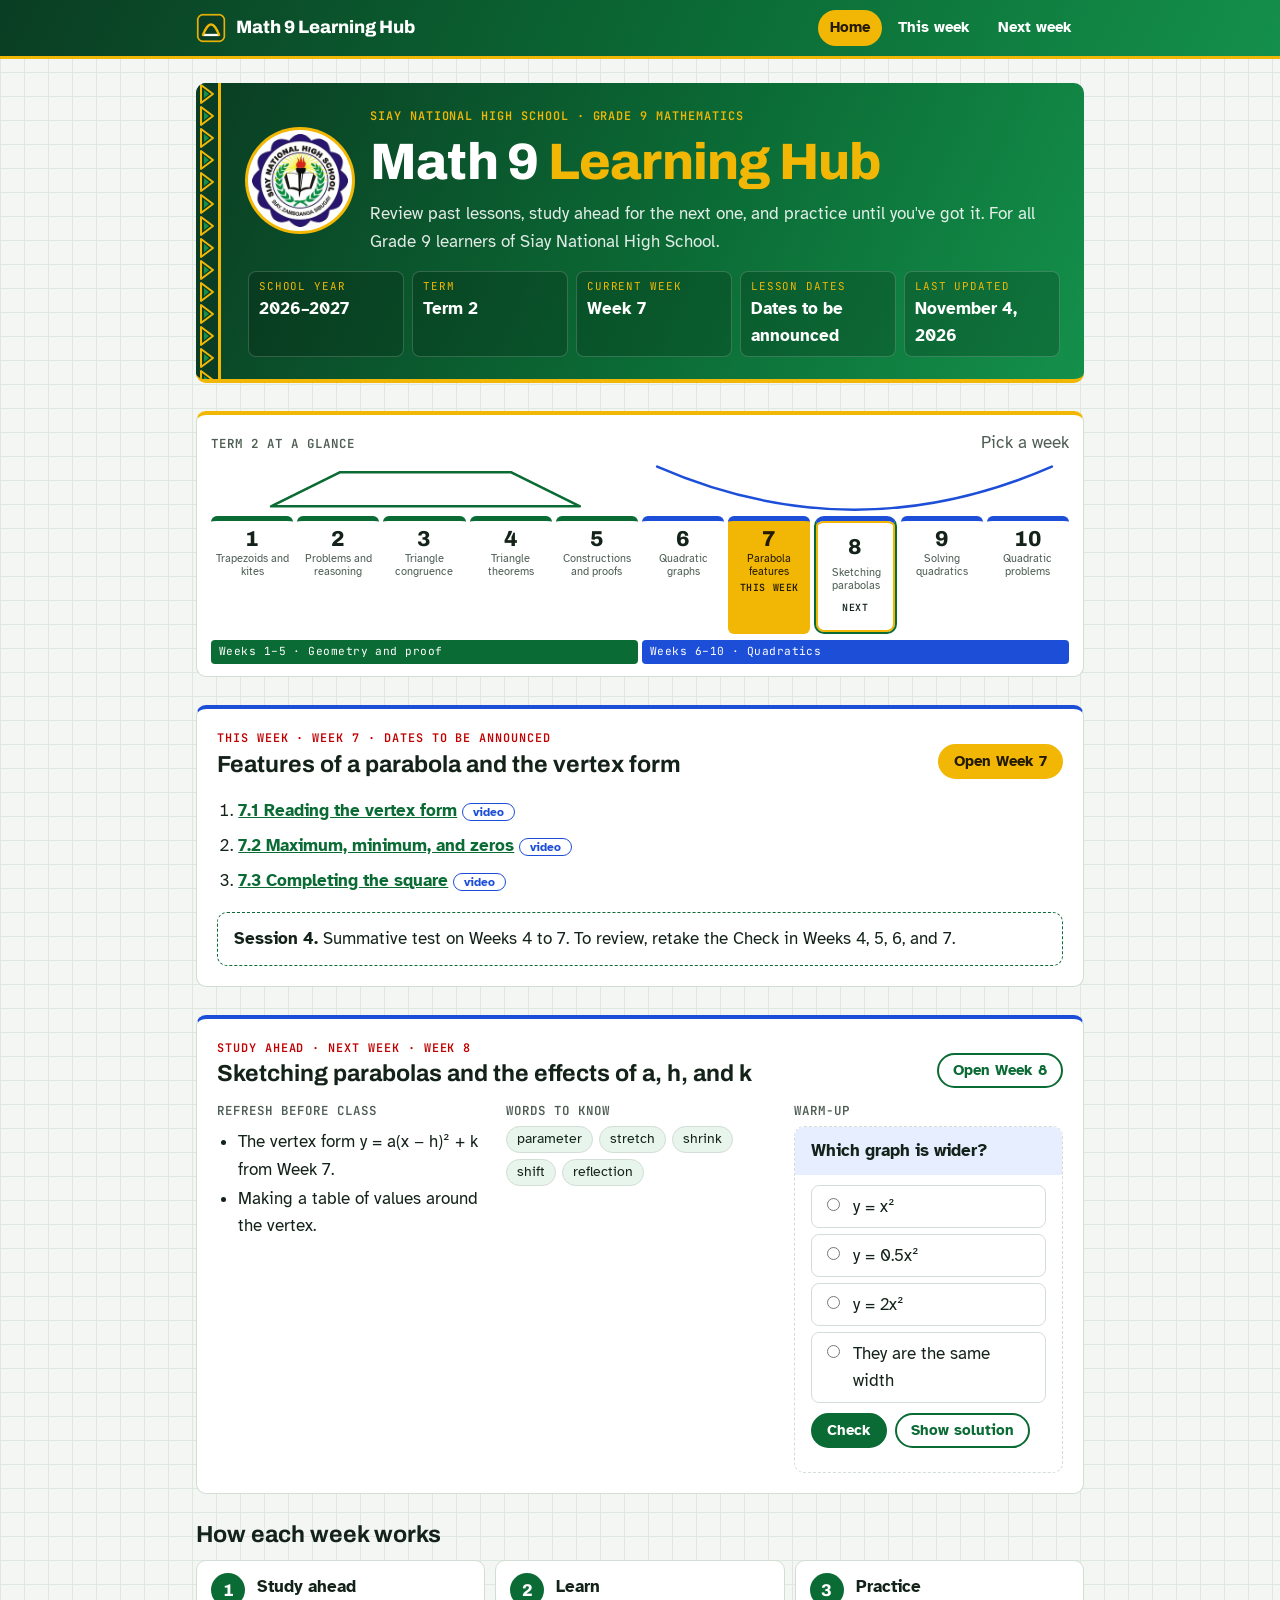
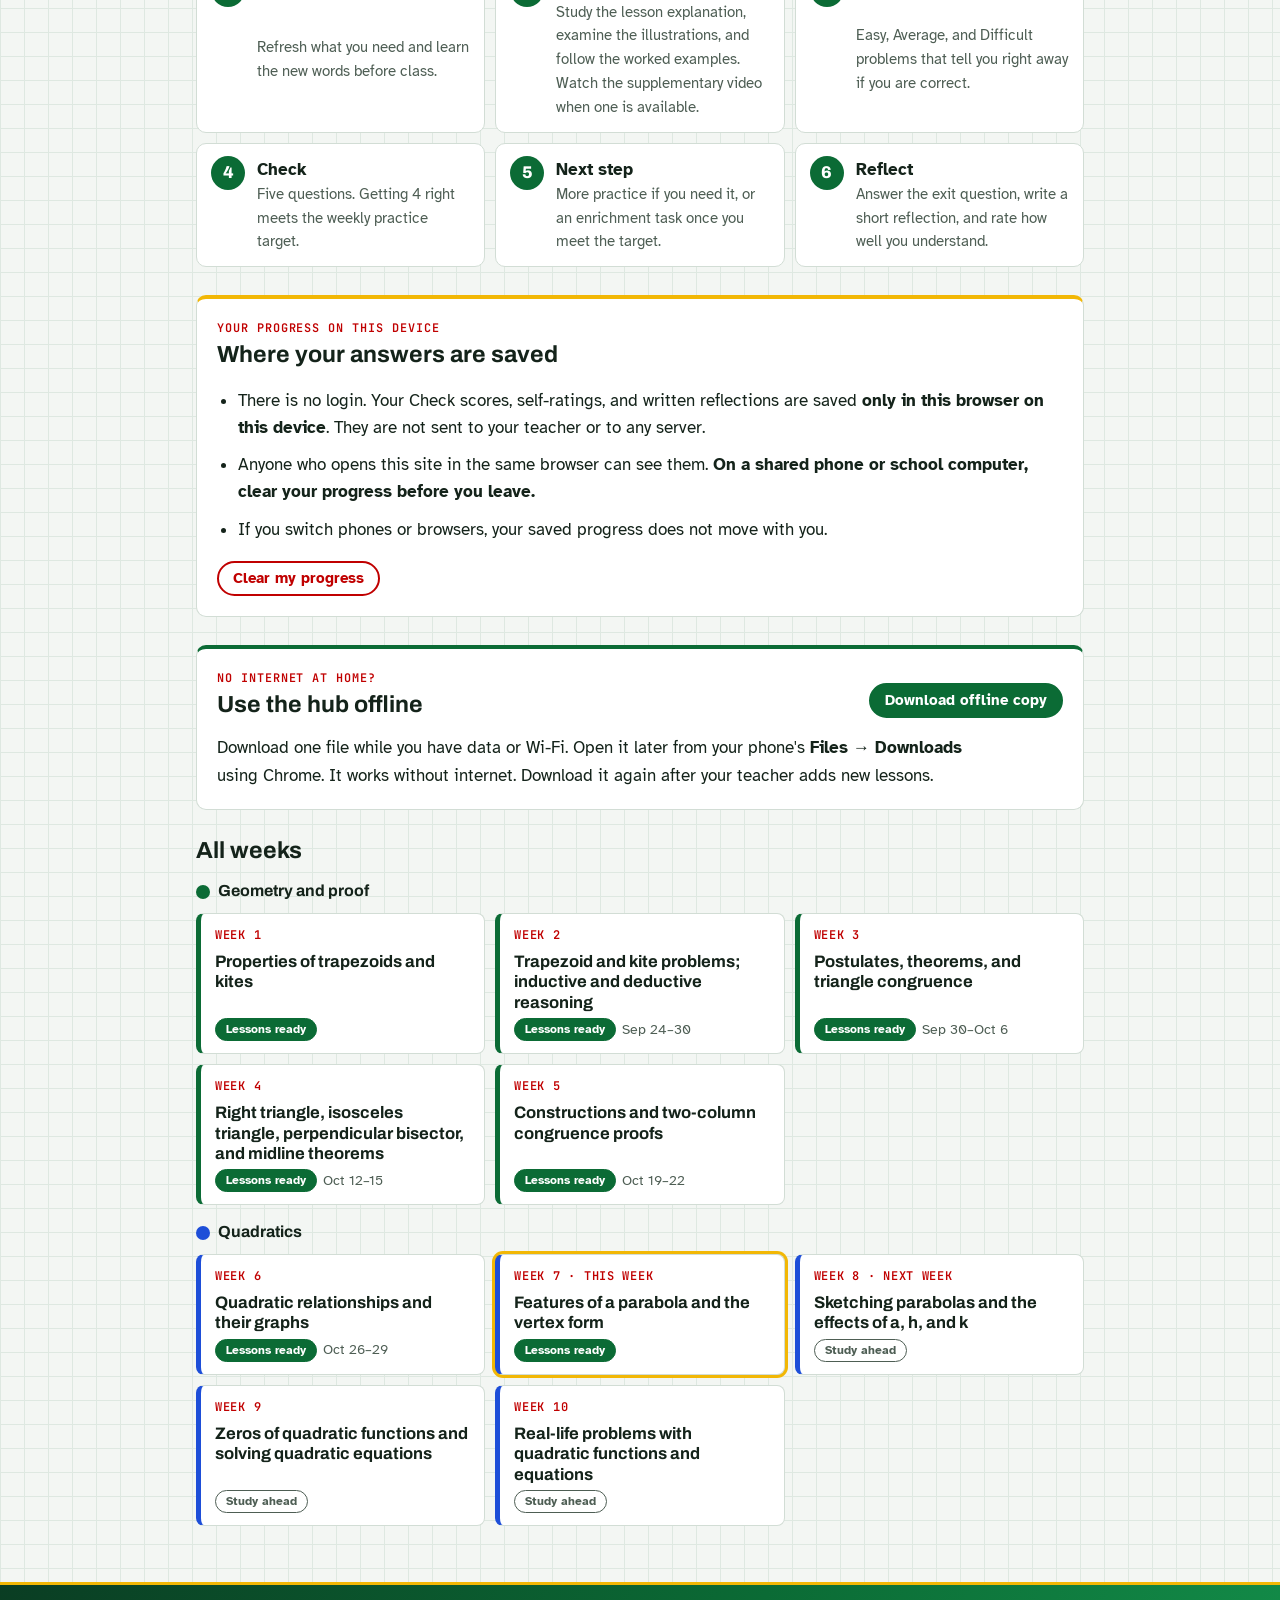
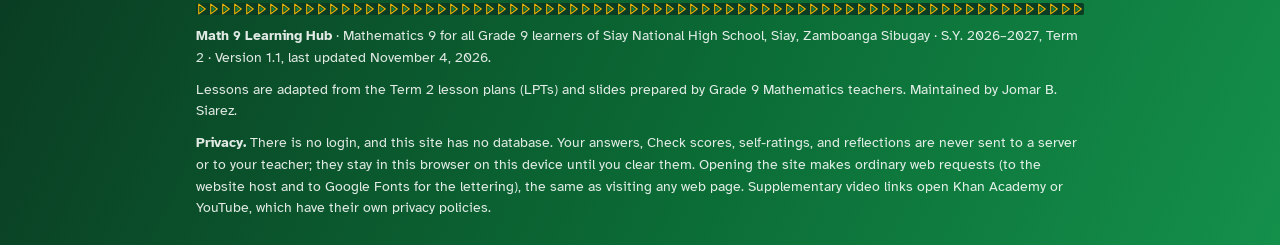
<file: index_3.html>
<!DOCTYPE html>
<html lang="en">
<head>
<meta charset="utf-8">
<meta name="viewport" content="width=device-width, initial-scale=1, viewport-fit=cover">
<title>Math 9 Learning Hub · Siay NHS</title>
<meta name="description" content="Math 9 Learning Hub for all Grade 9 learners of Siay National High School: Term 2 lessons, practice, weekly checks, and reflections.">
<link rel="icon" type="image/png" href="[data-uri]">
<link rel="apple-touch-icon" href="[data-uri]">
<link rel="preconnect" href="https://fonts.googleapis.com">
<link rel="stylesheet" href="https://fonts.googleapis.com/css2?family=Archivo:wght@600;700;800&family=Atkinson+Hyperlegible:ital,wght@0,400;0,700;1,400&family=JetBrains+Mono:wght@400;600&display=swap">
<style>
/* Layout: the Division slide look carried onto the web. Green gradient banners with a gold rule and a woven band, white cards on a light graph-paper ground, blue-tinted questions and green-tinted answers. Green marks geometry weeks, blue marks quadratics weeks. */
:root{
  --paper:#F3F6F3; --sheet:#FFFFFF; --grid:#DEE8E1; --ink:#14231A; --muted:#4E5E54; --line:#D2DDD5;
  --brand:#0B6B35; --brand-dk:#0A3D23; --brand-hi:#14904B; --gold:#F2B705; --gold-ink:#7A5A00; --on-brand:#FFFFFF;
  --geo:#0B6B35; --alg:#1D4ED8; --accent:var(--brand); --on-accent:#FFFFFF;
  --q-tint:#E6EEFF; --a-tint:#E7F5EC; --red:#C00000;
  --good:#15803D; --bad:#C00000; --warn:#B7791F; --hl:#F2B705; --hl-ink:#231A00;
  --f-display:"Archivo",Arial,ui-sans-serif,system-ui,sans-serif;
  --f-body:"Atkinson Hyperlegible",Arial,ui-sans-serif,system-ui,sans-serif;
  --f-mono:"JetBrains Mono",ui-monospace,Menlo,Consolas,monospace;
  --weave:url("data:image/svg+xml,%3Csvg xmlns='http://www.w3.org/2000/svg' width='22' height='22'%3E%3Crect width='22' height='22' fill='%230A3D23'/%3E%3Cpath d='M5 2 L17 11 L5 20 Z' fill='none' stroke='%23F2B705' stroke-width='2' stroke-linejoin='round'/%3E%3Cpath d='M8 7 L13 11 L8 15 Z' fill='%2314904B'/%3E%3C/svg%3E");
  color-scheme:light;
}
@media (prefers-color-scheme:dark){:root:not([data-theme="light"]){
  --paper:#0C1611; --sheet:#132219; --grid:#17291E; --ink:#E6EFE8; --muted:#9FB3A6; --line:#27392D;
  --brand:#3FBF73; --gold-ink:#F2C230; --geo:#4CC27F; --alg:#8AA9FF; --on-accent:#07120B;
  --q-tint:#17223F; --a-tint:#12301F; --red:#FF7A70;
  --good:#4CC27F; --bad:#FF7A70; --warn:#E3A84A; --hl:#D9A900; --hl-ink:#1A1400; color-scheme:dark}}
:root[data-theme="dark"]{
  --paper:#0C1611; --sheet:#132219; --grid:#17291E; --ink:#E6EFE8; --muted:#9FB3A6; --line:#27392D;
  --brand:#3FBF73; --gold-ink:#F2C230; --geo:#4CC27F; --alg:#8AA9FF; --on-accent:#07120B;
  --q-tint:#17223F; --a-tint:#12301F; --red:#FF7A70;
  --good:#4CC27F; --bad:#FF7A70; --warn:#E3A84A; --hl:#D9A900; --hl-ink:#1A1400; color-scheme:dark}

*{box-sizing:border-box}
html{padding-top:env(safe-area-inset-top,0px);padding-bottom:env(safe-area-inset-bottom,0px)}
body{margin:0;background:var(--paper);color:var(--ink);font-family:var(--f-body);font-size:17px;line-height:1.6;
  background-image:linear-gradient(var(--grid) 1px,transparent 1px),linear-gradient(90deg,var(--grid) 1px,transparent 1px);background-size:24px 24px}
body::before{content:"";position:fixed;inset:0 0 auto;height:env(safe-area-inset-top,0px);z-index:10;background:var(--brand-dk)}
img{max-width:100%}
[hidden]{display:none!important}
.wrap{max-width:920px;margin:0 auto;padding-left:max(16px,env(safe-area-inset-left,0px));padding-right:max(16px,env(safe-area-inset-right,0px))}
a{color:var(--accent)}
a:focus-visible,button:focus-visible,input:focus-visible,label.choice:focus-within{outline:3px solid var(--gold);outline-offset:2px}

/* the green gradient used on the Division slides */
.greenband{background:linear-gradient(115deg,var(--brand-dk) 0%,#0B6B35 55%,var(--brand-hi) 100%);color:var(--on-brand)}

header.bar{position:sticky;top:env(safe-area-inset-top,0px);z-index:5;border-bottom:3px solid var(--gold)}
header.bar .wrap{display:flex;flex-wrap:wrap;align-items:center;gap:8px 16px;padding-block:10px}
.brand{font-family:var(--f-display);font-weight:800;font-size:1.12rem;display:flex;align-items:center;gap:10px;color:var(--on-brand);text-decoration:none}
header.bar nav{display:flex;gap:4px;margin-left:auto}
header.bar nav a{font-weight:700;font-size:.92rem;color:var(--on-brand);text-decoration:none;padding:6px 12px;border-radius:999px}
header.bar nav a:hover{background:rgba(255,255,255,.14)}
header.bar nav a[aria-current="page"]{background:var(--gold);color:#231A00}

main{padding-block:24px 56px}
h1,h2,h3,h4{font-family:var(--f-display);line-height:1.15;text-wrap:balance;margin:0}
h1{font-size:clamp(2rem,5.6vw,3.2rem);font-weight:800;letter-spacing:-.015em}
h2{font-size:1.45rem;font-weight:700}
h3{font-size:1.18rem;font-weight:700}
h4,.h4{font-size:.78rem;font-family:var(--f-mono);font-weight:600;letter-spacing:.08em;text-transform:uppercase;color:var(--muted)}
p{margin:0;max-width:68ch}
ul,ol{margin:0;padding-left:1.25em}
li{margin-block:2px}
.eyebrow{font-family:var(--f-mono);font-size:.74rem;letter-spacing:.08em;text-transform:uppercase;color:var(--muted)}
.muted{color:var(--muted)}
.o{text-decoration:overline;text-decoration-thickness:1.5px}
.f{font-family:var(--f-mono);background:var(--a-tint);border-radius:4px;padding:1px 6px;white-space:nowrap}
.view{display:flex;flex-direction:column;gap:28px}
.row{display:flex;flex-wrap:wrap;gap:8px;align-items:center}

.btn{font:inherit;font-weight:700;font-size:.92rem;border:2px solid var(--accent);background:var(--sheet);color:var(--accent);padding:6px 14px;border-radius:999px;cursor:pointer;text-decoration:none;display:inline-flex;align-items:center;gap:6px;line-height:1.3}
.btn:hover{background:var(--a-tint)}
.btn.primary{background:var(--accent);color:var(--on-accent)}
.btn.primary:hover{filter:brightness(1.1)}
.btn.gold{background:var(--gold);border-color:var(--gold);color:#231A00}
.btn.sm{font-size:.85rem;padding:3px 12px}

/* banners: green gradient + woven band on the left + gold rule */
.banner{position:relative;border-radius:10px;overflow:hidden;padding:24px 24px 22px 52px;display:flex;flex-direction:column;gap:10px;border-bottom:4px solid var(--gold)}
.banner::before{content:"";position:absolute;inset:0 auto 0 0;width:22px;background:var(--weave);background-size:22px 22px;border-right:3px solid var(--gold)}
.banner .eyebrow{color:var(--gold);font-weight:600}
.banner p{color:rgba(255,255,255,.88)}
.banner .gold-text{color:var(--gold)}
.weave-strip{height:12px;background:var(--weave);background-size:12px 12px;border-radius:2px}

/* term map */
.map{background:var(--sheet);border:1px solid var(--line);border-top:4px solid var(--gold);border-radius:10px;padding:14px 14px 12px}
.map-head{display:flex;justify-content:space-between;align-items:baseline;gap:8px;flex-wrap:wrap;margin-bottom:4px}
.map-art{display:block;width:100%;height:52px}
.map-art *{fill:none;stroke-width:2.5;vector-effect:non-scaling-stroke}
.art-geo,.art-geo-d{stroke:var(--geo);stroke-linejoin:round}
.art-geo-d{stroke-dasharray:4 5;stroke-width:1.5}
.art-alg{stroke:var(--alg);stroke-linecap:round}
.ticks{list-style:none;padding:0;margin:4px 0 0;display:grid;grid-template-columns:repeat(10,minmax(0,1fr));gap:4px}
.ticks li{margin:0;min-width:0}
.tick{position:relative;height:100%;display:flex;flex-direction:column;align-items:stretch;text-align:center;gap:2px;text-decoration:none;color:var(--ink);padding:8px 2px 6px;border-radius:6px;border-top:5px solid var(--geo)}
.tick.alg{border-top-color:var(--alg)}
.tick:hover{background:var(--a-tint)}
.tn{font-family:var(--f-display);font-weight:800;font-size:1.35rem;line-height:1}
.ts{display:block;width:100%;font-size:.68rem;line-height:1.2;color:var(--muted);overflow-wrap:normal;hyphens:manual}
.tick.now{background:var(--gold);color:#231A00}
.tick.now .ts{color:#231A00}
.tick.next{box-shadow:inset 0 0 0 2px var(--gold)}
.flag{font-family:var(--f-mono);font-size:.62rem;font-weight:600;letter-spacing:.06em;text-transform:uppercase}
.bands{display:grid;grid-template-columns:1fr 1fr;gap:4px;margin-top:6px}
.band{font-family:var(--f-mono);font-size:.7rem;letter-spacing:.04em;padding:3px 8px;border-radius:4px;color:#FFFFFF}
.band.geo{background:#0B6B35} .band.alg{background:#1D4ED8}
@media (max-width:560px){.ts{display:none}.tn{font-size:1.1rem}.banner{padding-left:44px}}

/* panels */
.panel{background:var(--sheet);border:1px solid var(--line);border-radius:10px;padding:20px;display:flex;flex-direction:column;gap:16px}
.panel-head{display:flex;flex-wrap:wrap;gap:12px;justify-content:space-between;align-items:flex-end}
.panel-head>div{display:flex;flex-direction:column;gap:4px;min-width:0}
.panel-head .eyebrow{color:var(--red);font-weight:600}
.nextup{border-top:4px solid var(--alg)}
.nextup.geo{border-top-color:var(--geo)}
.study{display:grid;grid-template-columns:repeat(auto-fit,minmax(230px,1fr));gap:20px}
.study-col{display:flex;flex-direction:column;gap:8px;min-width:0}
.chips{display:flex;flex-wrap:wrap;gap:6px;list-style:none;padding:0;margin:0}
.chip{margin:0;border:1px solid var(--line);background:var(--a-tint);border-radius:999px;padding:1px 10px;font-size:.88rem}

.how{display:flex;flex-direction:column;gap:12px}
.steps{list-style:none;padding:0;display:grid;grid-template-columns:repeat(auto-fit,minmax(240px,1fr));gap:10px;counter-reset:s}
.steps li{counter-increment:s;display:grid;grid-template-columns:auto 1fr;column-gap:12px;background:var(--sheet);border:1px solid var(--line);border-radius:10px;padding:12px 14px;margin:0}
.steps li::before{content:counter(s);grid-row:span 2;display:grid;place-items:center;width:34px;height:34px;border-radius:50%;background:var(--brand);color:var(--on-accent);font-family:var(--f-display);font-weight:800}
.steps li span{color:var(--muted);font-size:.93rem}

.weeks{display:flex;flex-direction:column;gap:12px}
.strand-h{font-size:1rem;display:flex;align-items:center;gap:8px;margin-top:6px}
.strand-h::before{content:"";width:14px;height:14px;border-radius:50%;background:var(--geo)}
.strand-h.alg::before{background:var(--alg)}
.wgrid{display:grid;grid-template-columns:repeat(auto-fill,minmax(250px,1fr));gap:10px}
.wcard{display:flex;flex-direction:column;gap:6px;background:var(--sheet);border:1px solid var(--line);border-left:5px solid var(--geo);border-radius:8px;padding:12px 14px;text-decoration:none;color:var(--ink);min-width:0}
.wcard.alg{border-left-color:var(--alg)}
.wcard:hover{border-color:var(--ink);border-left-color:var(--gold)}
.wnum{font-family:var(--f-mono);font-size:.75rem;letter-spacing:.06em;text-transform:uppercase;color:var(--red);font-weight:600}
.wtitle{font-family:var(--f-display);font-weight:700;font-size:1.04rem;line-height:1.22}
.wmeta{display:flex;flex-wrap:wrap;gap:6px;align-items:center;font-size:.85rem;margin-top:auto}
.pill{font-size:.75rem;font-weight:700;padding:1px 10px;border-radius:999px;border:1.5px solid currentColor}
.pill.st-ready{background:var(--brand);border-color:var(--brand);color:var(--on-accent)}
.pill.st-study{color:var(--muted)} .pill.score{color:var(--alg)}

/* week page */
.week.alg{--accent:var(--alg)}
.back{font-weight:700;text-decoration:none;align-self:flex-start}
.comp{display:flex;flex-direction:column;gap:10px;background:var(--sheet);border:1px solid var(--line);border-radius:10px;padding:16px}
.comp ol{list-style:none;padding:0;display:flex;flex-direction:column;gap:10px}
.comp li{display:grid;grid-template-columns:auto 1fr;gap:12px;align-items:start;margin:0}
.comp .cn{display:grid;place-items:center;width:32px;height:32px;border-radius:50%;background:var(--geo);color:#fff;font-family:var(--f-display);font-weight:800}
.comp li:nth-child(2) .cn{background:#1D4ED8}
.comp .cl{display:block;font-size:.8rem;font-weight:700;color:var(--red)}
.parts{display:flex;flex-wrap:wrap;gap:6px}
.part{font:inherit;font-size:.88rem;font-weight:700;display:inline-flex;gap:8px;align-items:center;background:var(--sheet);border:1.5px solid var(--line);border-radius:999px;padding:4px 12px 4px 4px;color:var(--ink);cursor:pointer}
.part span{display:grid;place-items:center;width:22px;height:22px;border-radius:50%;background:var(--accent);color:var(--on-accent);font-size:.75rem}
.part:hover{border-color:var(--accent)}
.block{display:flex;flex-direction:column;gap:16px;scroll-margin-top:84px}
.block>h2{display:flex;align-items:center;gap:10px;padding-bottom:8px;border-bottom:3px solid var(--gold)}
.sn{display:grid;place-items:center;width:36px;height:36px;border-radius:50%;background:var(--brand);color:var(--on-accent);font-size:1.05rem}
.block>.study{background:var(--sheet);border:1px solid var(--line);border-radius:10px;padding:18px}
.soon{background:var(--sheet);border:1.5px dashed var(--line);border-radius:10px;padding:18px}

.lesson{background:var(--sheet);border:1px solid var(--line);border-radius:10px;padding:20px;display:flex;flex-direction:column;gap:14px;scroll-margin-top:84px}
.lesson-head{display:flex;gap:12px;align-items:center}
.lesson-num{font-family:var(--f-mono);font-weight:600;font-size:.85rem;padding:2px 10px;border-radius:999px;background:var(--accent);color:var(--on-accent)}
.video{display:flex;gap:12px;align-items:center;padding:10px 14px;border-radius:10px;border:1.5px dashed var(--line);background:var(--paper);color:var(--ink);text-decoration:none}
.video b{display:block;font-size:.95rem}.video small{color:var(--muted);font-size:.85rem}
.video.ready{border-style:solid;border-color:var(--accent)}
.play{flex:none;width:38px;height:38px;border-radius:50%;background:var(--grid);position:relative}
.play::after{content:"";position:absolute;left:15px;top:11px;border-left:12px solid var(--muted);border-top:8px solid transparent;border-bottom:8px solid transparent}
.video.ready .play{background:var(--accent)}.video.ready .play::after{border-left-color:var(--on-accent)}
.key{background:var(--a-tint);border-left:5px solid var(--brand);border-radius:0 8px 8px 0;padding:10px 14px;font-size:1.03rem}
.key b{color:var(--red)}
.lesson-body{display:flex;flex-direction:column;gap:16px}
.points{display:flex;flex-direction:column;gap:10px}
.figwrap:empty{display:none}
.fig{display:block;width:100%;max-width:560px;height:auto;margin-inline:auto}
.fig .shape *{fill:color-mix(in srgb,var(--accent) 12%,transparent);stroke:var(--ink);stroke-width:2;stroke-linejoin:round}
.fig .diag line{stroke:var(--muted);stroke-width:1.5;stroke-dasharray:5 5}
.fig .mark path,.fig .accent path{fill:none;stroke:var(--ink);stroke-width:2;stroke-linecap:round}
.fig .accent path{stroke:var(--red);stroke-width:2.5}
.fig .right{fill:none;stroke:var(--ink);stroke-width:1.5}
.fig .mid{stroke:var(--red);stroke-width:3;stroke-dasharray:8 5}
.fig .box{fill:none;stroke:var(--muted);stroke-width:1.2;stroke-dasharray:3 4}
.fig .lbl{font-family:var(--f-display);font-weight:700;font-size:20px;fill:var(--ink)}
.fig .lbl.sm{font-size:16px}
.fig .cap{font-family:var(--f-mono);font-size:14px;fill:var(--muted)}
.fig .cap.strong{fill:var(--red);font-weight:600}
.example{border:1px solid var(--line);border-radius:10px;overflow:hidden;display:flex;flex-direction:column}
.example .eyebrow{padding:8px 16px 0;color:var(--red);font-weight:600}
.example .q{background:var(--q-tint);margin:8px 0 0;padding:10px 16px;max-width:none}
.example ol{font-family:var(--f-mono);font-size:.92rem;background:var(--a-tint);padding:10px 16px 12px 2.4em}
.q{font-weight:700}

.explore{border:2px solid var(--accent);border-radius:10px;padding:14px;display:flex;flex-direction:column;gap:12px;background:var(--sheet)}
.explore-head{display:flex;flex-direction:column;gap:2px}
.explore-head .eyebrow{color:var(--red);font-weight:600}
.explore .fig{max-width:340px}
.sliders{display:grid;grid-template-columns:1fr;gap:4px 16px}
@media (min-width:620px){.sliders{grid-template-columns:1fr 1fr;grid-auto-flow:column;grid-template-rows:auto auto}}
.sliders label{font-size:.92rem;font-weight:700}
.sliders output{font-family:var(--f-mono)}
input[type=range]{width:100%;accent-color:var(--accent)}
.result{font-family:var(--f-mono);font-size:.95rem;background:var(--a-tint);border-radius:8px;padding:8px 12px;overflow-wrap:anywhere}
.sort-item{border-top:1px solid var(--line);padding-top:10px;display:flex;flex-direction:column;gap:8px}
/* Weeks 3-7: geometry marks, coordinate planes, tiles, proofs */
.fig.wide{max-width:680px}
.explore .fig.wide{max-width:560px}
.fig .tri,.fig .plane{fill:color-mix(in srgb,var(--accent) 12%,transparent);stroke:var(--ink);stroke-width:2;stroke-linejoin:round}
.fig .ln{stroke:var(--ink);stroke-width:2;fill:none;stroke-linecap:round}
.fig .ln.dash{stroke:var(--muted);stroke-dasharray:6 5}
.fig .acc{stroke:var(--red);stroke-width:4;fill:none;stroke-linecap:round}
.fig .tk{stroke:var(--ink);stroke-width:2}
.fig .am{fill:none;stroke:var(--ink);stroke-width:1.8}
.fig .am.hot{stroke:var(--red);stroke-width:2.6}
.fig .ink,.fig .pt{fill:var(--ink)}
.fig .pt.hot{fill:var(--red)}
.fig .lbl.xs{font-size:14px}
.fig .tile{fill:color-mix(in srgb,var(--accent) 16%,transparent);stroke:var(--ink);stroke-width:2}
.fig .tile.miss{fill:color-mix(in srgb,var(--gold) 34%,transparent);stroke-dasharray:6 4}
.fig .gl{stroke:var(--grid);stroke-width:1}
.fig .ax{stroke:var(--muted);stroke-width:1.6}
.fig .num{font-family:var(--f-mono);font-size:11px;fill:var(--muted)}
.fig .curve{fill:none;stroke:var(--accent);stroke-width:3.2;stroke-linecap:round;stroke-linejoin:round}
.fig .parent{fill:none;stroke:var(--muted);stroke-width:1.6;stroke-dasharray:5 5}
.fig .axis-sym{stroke:var(--red);stroke-width:1.6;stroke-dasharray:6 5}
@media (min-width:620px){.sliders.s3{grid-template-columns:1fr 1fr 1fr}}
.proof{border-collapse:collapse;width:100%;max-width:640px;font-size:.95rem}
.proof caption{caption-side:top;text-align:left;font-weight:700;padding-bottom:6px}
.proof th{font-family:var(--f-mono);font-size:.75rem;letter-spacing:.06em;text-transform:uppercase;text-align:left;color:var(--on-accent);background:var(--accent);padding:6px 10px}
.proof td{border-bottom:1px solid var(--line);padding:6px 10px;vertical-align:top}
.proof tr:nth-child(even) td{background:var(--a-tint)}
.proof td:first-child{width:55%}
.note{background:var(--sheet);border:1.5px dashed var(--brand);border-radius:10px;padding:12px 16px;max-width:none}

.level{display:flex;flex-direction:column;gap:10px}
.lv{display:inline-block;padding:2px 12px;border-radius:999px;color:#fff;background:var(--good);letter-spacing:.06em}
.lv-average{background:#B7791F} .lv-difficult{background:#C00000}
.prob{display:flex;flex-direction:column;gap:10px;background:var(--sheet);border:1px solid var(--line);border-radius:10px;padding:0 0 14px;overflow:hidden}
.prob>*:not(.q){margin-inline:16px}
.prob>.q{background:var(--q-tint);padding:10px 16px;max-width:none}
.study .prob{border-style:dashed}
.answer-row{display:flex;align-items:center;gap:8px}
.ans{font:inherit;font-family:var(--f-mono);font-size:1rem;width:9em;max-width:100%;padding:6px 10px;border:2px solid var(--line);border-radius:8px;background:var(--sheet);color:var(--ink)}
.ans:focus{border-color:var(--accent)}
.unit{font-family:var(--f-mono);color:var(--muted)}
.fb{font-weight:700;min-height:1.2em}
.fb:empty{min-height:0}
.fb.ok{color:var(--good)} .fb.no{color:var(--bad)}
.sol{font-family:var(--f-mono);font-size:.92rem;color:var(--ink);background:var(--a-tint);border-radius:8px;padding:8px 12px;white-space:pre-wrap}

.choices{display:flex;flex-direction:column;gap:6px}
.choice{display:flex;gap:10px;align-items:flex-start;padding:7px 10px;border:1.5px solid var(--line);border-radius:8px;cursor:pointer;background:var(--sheet)}
.choice:hover{border-color:var(--accent)}
.choice input{margin-top:5px;accent-color:var(--accent)}
.check{display:flex;flex-direction:column;gap:12px}
.check-item{border:1px solid var(--line);border-radius:10px;background:var(--sheet);padding:14px 16px;margin:0;display:flex;flex-direction:column;gap:10px;min-width:0}
.check-item legend{float:left;width:100%;font-weight:700;display:flex;gap:10px;padding:0}
.check-item legend + *{clear:both}
.qn{flex:none;display:grid;place-items:center;width:26px;height:26px;border-radius:50%;background:var(--accent);color:var(--on-accent);font-family:var(--f-mono);font-size:.85rem}
.check-item.right{border-color:var(--good);box-shadow:inset 5px 0 0 var(--good)}
.check-item.wrong{border-color:var(--bad);box-shadow:inset 5px 0 0 var(--bad)}
.check-item.wrong .choice.is-answer,.check-item.right .choice.is-answer{border-color:var(--good);background:var(--a-tint)}
.next{background:var(--sheet);border:2px solid var(--brand);border-top:5px solid var(--gold);border-radius:10px;padding:16px;display:flex;flex-direction:column;gap:8px}
.next .eyebrow{color:var(--red);font-weight:600}

.lights{display:flex;flex-direction:column;gap:8px;max-width:480px}
.light{font:inherit;display:flex;gap:12px;align-items:center;text-align:left;padding:8px 12px;border:1.5px solid var(--line);border-radius:10px;background:var(--sheet);color:var(--ink);cursor:pointer}
.light:hover{border-color:var(--accent)}
.light.on{border:2px solid var(--brand);font-weight:700;background:var(--a-tint)}
.dot{flex:none;width:18px;height:18px;border-radius:50%}
.dot-green{background:#15803D} .dot-yellow{background:#F2B705} .dot-red{background:#C00000}
.pager{display:flex;justify-content:space-between;gap:8px;border-top:1px solid var(--line);padding-top:16px}
footer.site{border-top:3px solid var(--gold)}
footer.site .wrap{display:flex;flex-direction:column;gap:10px;padding-block:18px 26px;font-size:.85rem}
footer.site p{max-width:none;color:rgba(255,255,255,.88)}
@media (prefers-reduced-motion:no-preference){.view{animation:in .25s ease-out}@keyframes in{from{transform:translateY(6px)}to{transform:none}}}

/* ---------- Version 1.1 additions ---------- */
.skip-link{position:absolute;left:12px;top:-60px;z-index:20;background:var(--gold);color:#231A00;font-weight:700;padding:10px 16px;border-radius:0 0 10px 10px;text-decoration:none}
.skip-link:focus{top:0}
.sr-only{position:absolute;width:1px;height:1px;padding:0;margin:-1px;overflow:hidden;clip:rect(0,0,0,0);white-space:nowrap;border:0}
main:focus{outline:none}
h1:focus,h2:focus,.lesson:focus,.next:focus{outline:3px solid var(--gold);outline-offset:4px}
.brand img{border-radius:6px;display:block}
.small{font-size:.88rem}
ul.plain{display:flex;flex-direction:column;gap:6px}
.banner-row{display:flex;gap:18px;align-items:center;flex-wrap:wrap}
.banner-text{display:flex;flex-direction:column;gap:8px;flex:1 1 280px;min-width:0}
.seal{flex:none;width:104px;height:auto;background:#fff;border-radius:50%;padding:4px;box-shadow:0 0 0 3px var(--gold)}
.facts{display:grid;grid-template-columns:repeat(auto-fit,minmax(130px,1fr));gap:8px;margin:6px 0 0}
.facts div{background:rgba(0,0,0,.18);border:1px solid rgba(255,255,255,.18);border-radius:8px;padding:6px 10px}
.facts dt{font-family:var(--f-mono);font-size:.68rem;letter-spacing:.08em;text-transform:uppercase;color:var(--gold)}
.facts dd{margin:0;font-weight:700;color:#fff}
.lesson-links{display:flex;flex-direction:column;gap:4px}
.lesson-links a{font-weight:700}
.pill.vid{color:var(--alg)}
.wcard.now{box-shadow:0 0 0 3px var(--gold)}
.btn.danger{border-color:var(--red);color:var(--red)}
.btn.danger:hover{background:color-mix(in srgb,var(--red) 10%,var(--sheet))}
.privacy{border-top:4px solid var(--gold)}
.offline{border-top:4px solid var(--brand)}
.video{align-items:flex-start}
.video.none{border-style:dashed}
.vlist{margin:4px 0;padding-left:1.1em}
.vlist a{font-weight:700}
/* tables in lessons */
.tbl-wrap{max-width:100%;overflow-x:auto;-webkit-overflow-scrolling:touch}
.tov,.ctable{border-collapse:collapse;font-size:.95rem;margin:2px 0}
.tov caption,.ctable caption{caption-side:top;text-align:left;font-weight:700;padding-bottom:6px;font-family:var(--f-body)}
.tov th,.tov td{border:1.5px solid var(--line);padding:6px 12px;text-align:center;font-family:var(--f-mono);background:var(--sheet);color:var(--ink);min-width:2.8em}
.tov th{background:var(--accent);color:var(--on-accent);border-color:var(--accent)}
.tov tr:last-child td{background:var(--a-tint);font-weight:600}
.ctable{width:100%;max-width:720px}
.ctable thead th{font-family:var(--f-body);font-size:.85rem;font-weight:700;text-align:left;color:var(--on-accent);background:var(--accent);padding:6px 10px}
.ctable tbody th{text-align:left;font-weight:700;padding:6px 10px;border-bottom:1px solid var(--line);vertical-align:top}
.ctable td{border-bottom:1px solid var(--line);padding:6px 10px;vertical-align:top}
.ctable tbody tr:nth-child(even) th,.ctable tbody tr:nth-child(even) td{background:var(--a-tint)}
.example ol .tbl-wrap{margin:6px 0}
/* answers */
.answer-row{flex-wrap:wrap}
.ans-label{font-weight:700;font-size:.9rem}
/* reflection */
.reflect{display:flex;flex-direction:column;gap:14px}
.reflect fieldset{border:1px solid var(--line);border-radius:10px;padding:12px 16px 16px;margin:0;background:var(--sheet);display:flex;flex-direction:column;gap:6px;min-width:0}
.reflect legend{font-weight:700;padding:0 6px}
.reflect label[for]{font-weight:700;font-size:.95rem;margin-top:6px}
.reflect textarea{font:inherit;font-size:1rem;width:100%;max-width:640px;padding:8px 10px;border:2px solid var(--line);border-radius:8px;background:var(--sheet);color:var(--ink);resize:vertical}
.reflect textarea:focus{border-color:var(--accent);outline:3px solid var(--gold);outline-offset:1px}
.lights{max-width:none}
.light{cursor:pointer;max-width:480px}
.light input{accent-color:var(--brand);width:18px;height:18px;margin:0}
.light:has(input:checked){border:2px solid var(--brand);font-weight:700;background:var(--a-tint)}
.light:focus-within{outline:3px solid var(--gold);outline-offset:2px}
@media (max-width:560px){.seal{width:76px}.banner-row{gap:12px}}

</style>
</head>
<body>
<a class="skip-link" href="#app">Skip to main content</a>
<header class="bar greenband">
  <div class="wrap">
    <a class="brand" href="#home">
      <img src="[data-uri]" alt="" width="30" height="30">
      Math 9 Learning Hub
    </a>
    <nav id="main-nav" aria-label="Main"><a href="#home">Home</a></nav>
  </div>
</header>
<main class="wrap" id="app" tabindex="-1">
  <noscript><p>Please turn on JavaScript to use the Math 9 Learning Hub.</p></noscript>
</main>
<footer class="site greenband"><div class="wrap" id="site-footer"></div></footer>

<!-- 1. Settings: change the current week here -->
<script>
// =====================================================================
// SITE SETTINGS: the only part you need to change each week.
// =====================================================================
// 1. Set currentWeek to the week your classes are on now.
// 2. Set lastUpdated to today's date.
// 3. If a week's lesson dates change, edit `dates` in that week's file
//    in the lessons folder (for example, lessons/week07.js).
// The home page, the "This week" and "Next week" links, and the
// week map all read these settings, so nothing else needs editing.
// =====================================================================

window.SITE = {
  school: "Siay National High School",
  place: "Siay, Zamboanga Sibugay",
  audience: "all Grade 9 learners",
  subject: "Mathematics 9",
  schoolYear: "2026–2027",
  term: "Term 2",
  currentWeek: 7,
  lastUpdated: "November 4, 2026",
  teacher: "Jomar B. Siarez",
  version: "1.1"
};

// Lesson files in the lessons folder add themselves to this list.
window.HUB = { weeks: [] };

</script>
<script>
// Small helpers shared by the lesson files and the site scripts.

const $ = (s, el = document) => el.querySelector(s);
const $$ = (s, el = document) => Array.from(el.querySelectorAll(s));

// Segment name with a bar over it, e.g. o("AB").
const o = t => `<span class="o">${t}</span>`;

// Numbers with a true minus sign: −3 instead of -3.
const showNum = v => typeof v === "number" ? (v < 0 ? "−" + Math.abs(v) : String(v)) : v;

// Table of values. rows: [["x", [-2, -1, 0, 1, 2]], ["y", [8, 2, 0, 2, 8]]]
const tov = (rows, caption) => `<div class="tbl-wrap"><table class="tov">${caption ? `<caption>${caption}</caption>` : ""}<tbody>${rows.map(([head, vals]) =>
  `<tr><th scope="row">${head}</th>${vals.map(v => `<td>${showNum(v)}</td>`).join("")}</tr>`).join("")}</tbody></table></div>`;

// Concept table with column headings. head: ["Line", "What it does"], rows: [["Median", "..."], ...]
const ctable = (head, rows, caption) => `<div class="tbl-wrap"><table class="ctable">${caption ? `<caption>${caption}</caption>` : ""}<thead><tr>${head.map(h => `<th scope="col">${h}</th>`).join("")}</tr></thead><tbody>${rows.map(r =>
  `<tr>${r.map((c, i) => i === 0 ? `<th scope="row">${c}</th>` : `<td>${c}</td>`).join("")}</tr>`).join("")}</tbody></table></div>`;

// Two-column proof. rows: [[statement, reason], ...]
const proof = (rows, cap) => `<div class="tbl-wrap"><table class="proof">${cap ? `<caption>${cap}</caption>` : ""}<thead><tr><th scope="col">Statements</th><th scope="col">Reasons</th></tr></thead><tbody>${rows.map(([st, r], i) =>
  `<tr><td>${i + 1}. ${st}</td><td>${r}</td></tr>`).join("")}</tbody></table></div>`;

// Supplementary video entry for a lesson's `videos` list.
const vid = (title, url, source = "Khan Academy") => ({ title, url, source });

</script>
<!-- 2. Lessons: one file per week -->
<script>
// Week 1 lesson content. Edit the text here; the site builds the page from it.
HUB.weeks.push({
  n: 1, strand: "geo", dates: "", status: "ready",
  title: "Properties of trapezoids and kites",
  short: "Trapezoids and kites",
  competencies: [
    "Derive the properties of trapezoids and kites by exploring the relationship between their parts and secondary parts."
  ],
  study: {
    refresh: [
      "A quadrilateral is a polygon with four sides.",
      "Parallel sides never meet. Congruent sides have the same length.",
      "From Term 1: a parallelogram has two pairs of parallel sides. Rectangles, squares, and rhombuses are special parallelograms."
    ],
    words: ["trapezoid", "bases", "legs", "base angles", "isosceles trapezoid", "midsegment", "kite", "diagonal", "adjacent sides", "perpendicular", "bisect"],
    warm: { type: "mc", q: "Which shape has exactly one pair of parallel sides?", choices: ["Square", "Rectangle", "Trapezoid", "Rhombus"], ans: 2,
      sol: "A trapezoid has exactly one pair of parallel sides. The other three are parallelograms, with two pairs." }
  },
  lessons: [
    {
      id: "1.1", title: "Meet the trapezoid and the kite", videos: [vid("Kites as a geometric shape", "https://www.khanacademy.org/math/basic-geo/basic-geometry-shapes/basic-geo-quadrilaterals/v/kites-as-a-mathematical-shape")], figure: "trap-kite",
      key: "A trapezoid is a quadrilateral with exactly one pair of parallel sides. A kite is a quadrilateral with two pairs of adjacent congruent sides, where the two pairs have different lengths.",
      points: [
        ctable(["Figure", "Definition we use", "Not included"], [
          ["Trapezoid", "A quadrilateral with <b>exactly one</b> pair of parallel sides. The parallel sides are the <b>bases</b>; the other two sides are the <b>legs</b>.", "A parallelogram has <b>two</b> pairs of parallel sides, so it is not a trapezoid in our lessons. (Some books say \"at least one pair\"; our module uses \"exactly one.\")"],
          ["Kite", "A quadrilateral with <b>two pairs of adjacent (consecutive) congruent sides</b>. The two pairs have different lengths, so no two opposite sides are congruent.", "A rhombus has all four sides congruent. Some books call it a special kite, but in our lessons a kite has two different side lengths."]
        ], "Definitions"),
        `<b>Parts of a trapezoid.</b> The parallel sides are the <b>bases</b>. The other two sides are the <b>legs</b>. The two angles that share a base are a pair of <b>base angles</b>.`,
        `In trapezoid PALM, ${o("PA")} ∥ ${o("ML")}. The bases are ${o("PA")} and ${o("ML")}, and the legs are ${o("PM")} and ${o("AL")}. The base angles are ∠P and ∠A, and ∠M and ∠L.`,
        `In kite KITE, ${o("KE")} ≅ ${o("KI")} and ${o("TE")} ≅ ${o("TI")}. Each pair of equal sides meets at a vertex, so the equal sides are next to each other.`,
        `<b>Tip:</b> check the sides first. Parallel sides point to a trapezoid. Equal sides next to each other point to a kite.`
      ],
      example: {
        q: "A quadrilateral has sides of 8 cm, 8 cm, 5 cm, and 5 cm, with the equal sides next to each other. What is it?",
        steps: ["It has two pairs of equal sides.", "Each pair is adjacent, and opposite sides are not equal.", "So it is a kite."]
      }
    },
    {
      id: "1.2", title: "Properties of trapezoids", figure: "midsegment-explorer",
      key: "In any trapezoid, the two angles along the same leg add up to 180°. An isosceles trapezoid also has congruent legs, congruent base angles, and congruent diagonals.",
      points: [
        `<b>Angles along a leg.</b> In trapezoid ABCD with bases ${o("AB")} and ${o("DC")}, m∠A + m∠D = 180° and m∠B + m∠C = 180°.`,
        `<b>Isosceles trapezoid.</b> If the legs are congruent, then the base angles are congruent (∠A ≅ ∠B and ∠D ≅ ∠C) and the diagonals are congruent (${o("AC")} ≅ ${o("BD")}).`,
        `<b>Midsegment theorem.</b> The midsegment joins the midpoints of the legs. It is parallel to the bases, and its length is half their sum: <span class="f">M = (b<sub>1</sub> + b<sub>2</sub>) ÷ 2</span>.`
      ],
      example: {
        q: "The diagonals of an isosceles trapezoid are AC = (7x − 9) cm and BD = (5x + 7) cm. How long is each diagonal?",
        steps: ["The diagonals are congruent, so 7x − 9 = 5x + 7.", "2x = 16, so x = 8.", "AC = 7(8) − 9 = 47 cm. Check: BD = 5(8) + 7 = 47 cm."]
      }
    },
    {
      id: "1.3", title: "Properties of kites", videos: [vid("Proof: The diagonals of a kite are perpendicular", "https://www.khanacademy.org/math/9th-grade-math-revised-k-to-10-3-terms/x1e64c39423990571:2nd-quarter/x1e64c39423990571:quadrilaterals-and-their-properties-trapezoid-and-kites/v/two-column-proof-showing-segments-are-perpendicular")], figure: "kite-abcd",
      key: "In kite ABCD with AB = AD and BC = CD, the diagonals are perpendicular, diagonal AC bisects diagonal BD, and ∠B ≅ ∠D.",
      points: [
        `<b>Diagonals.</b> The diagonals meet at a right angle. The diagonal joining the vertices where the equal sides meet (${o("AC")}) cuts the other diagonal (${o("BD")}) into two equal parts, so BE = ED.`,
        `<b>Angles.</b> One pair of opposite angles is congruent: the angles where the unequal sides meet, ∠B and ∠D.`,
        `<b>Folding test.</b> Fold a paper kite along ${o("AC")} and the two halves match exactly.`
      ],
      example: {
        q: "In kite ABCD, m∠B = (4x + 10)° and m∠D = (6x − 30)°. Find m∠B.",
        steps: ["∠B ≅ ∠D, so 4x + 10 = 6x − 30.", "40 = 2x, so x = 20.", "m∠B = 4(20) + 10 = 90°."]
      }
    }
  ],
  practice: [
    { level: "Easy", lesson: "1.2", q: "The bases of a trapezoid are 12 cm and 20 cm. How long is its midsegment?", ans: 16, unit: "cm", sol: "M = (12 + 20) ÷ 2 = 32 ÷ 2 = 16 cm" },
    { level: "Easy", lesson: "1.2", q: "One base angle of an isosceles trapezoid measures 68°. What is the other angle on the same base?", ans: 68, unit: "°", sol: "Base angles of an isosceles trapezoid are congruent, so the answer is 68°." },
    { level: "Easy", lesson: "1.3", q: "In kite ABCD, AB = AD = 9 cm and BC = CD = 14 cm. What is its perimeter?", ans: 46, unit: "cm", sol: "9 + 9 + 14 + 14 = 46 cm" },
    { level: "Average", lesson: "1.2", q: "One angle of a trapezoid measures 115°. What is the angle next to it along the same leg?", ans: 65, unit: "°", sol: "Angles along the same leg add up to 180°: 180° − 115° = 65°." },
    { level: "Average", lesson: "1.2", q: "The midsegment of a trapezoid is 15 cm and one base is 10 cm. How long is the other base?", ans: 20, unit: "cm", sol: "15 = (10 + b) ÷ 2, so 30 = 10 + b and b = 20 cm." },
    { level: "Average", lesson: "1.3", q: "In kite ABCD, diagonal AC bisects diagonal BD at E. If BE = 6 cm, how long is BD?", ans: 12, unit: "cm", sol: "AC bisects BD, so ED = BE = 6 cm and BD = 6 + 6 = 12 cm." },
    { level: "Difficult", lesson: "1.2", q: "The diagonals of an isosceles trapezoid are AC = (7x − 9) cm and BD = (5x + 7) cm. How long is each diagonal?", ans: 47, unit: "cm", sol: "7x − 9 = 5x + 7, so x = 8. AC = 7(8) − 9 = 47 cm." },
    { level: "Difficult", lesson: "1.3", q: "In kite ABCD with AB = AD and BC = CD, m∠B = (4x + 10)° and m∠D = (6x − 30)°. Find m∠B.", ans: 90, unit: "°", sol: "∠B ≅ ∠D, so 4x + 10 = 6x − 30 and x = 20. m∠B = 4(20) + 10 = 90°." },
    { level: "Difficult", lesson: "1.2", q: "In isosceles trapezoid ABCD with bases AB and DC, m∠A = (3x + 10)° and m∠B = (5x − 20)°. Find m∠D.", ans: 125, unit: "°", sol: "∠A ≅ ∠B, so 3x + 10 = 5x − 20 and x = 15. m∠A = 55°. ∠A and ∠D are along the same leg, so m∠D = 180° − 55° = 125°." }
  ],
  check: [
    { lesson: "1.1", q: "A quadrilateral has exactly one pair of opposite sides that are parallel. What type of quadrilateral is it?", choices: ["Kite", "Trapezoid", "Rectangle", "Square"], ans: 1 },
    { lesson: "1.1", q: "A quadrilateral has sides of 8 cm, 8 cm, 5 cm, and 5 cm, with the equal sides next to each other. Which name fits best?", choices: ["Kite", "Rectangle", "Square", "Trapezoid"], ans: 0 },
    { lesson: "1.2", q: "One base angle of an isosceles trapezoid measures 72°. What is the angle next to it along the same leg?", choices: ["72°", "90°", "108°", "118°"], ans: 2 },
    { lesson: "1.2", q: "Both diagonals of an isosceles trapezoid measure 15 cm. Which property does this show?", choices: ["The diagonals are congruent.", "The diagonals are perpendicular.", "The bases are congruent.", "The legs are parallel."], ans: 0 },
    { lesson: "1.3", q: "In a kite, the two opposite angles where the unequal sides meet are congruent. If one measures 75°, what is the other?", choices: ["15°", "75°", "105°", "150°"], ans: 1 }
  ],
  enrich: "Find two objects shaped like trapezoids and one shaped like a kite at home or around Siay. Sketch each one, mark the parallel or equal sides, and measure them if you can. Then think about this: can a kite also be a trapezoid? Explain why or why not.",
  exitQ: "What property would you look for first to identify a trapezoid? How about a kite?"
});

</script>
<script>
// Week 2 lesson content. Edit the text here; the site builds the page from it.
HUB.weeks.push({
  n: 2, strand: "geo", dates: "Sep 24–30", status: "ready",
  title: "Trapezoid and kite problems; inductive and deductive reasoning",
  short: "Problems and reasoning",
  competencies: [
    "Solve problems on trapezoids and kites by applying their properties.",
    "Distinguish inductive and deductive reasoning for establishing proofs."
  ],
  study: {
    refresh: [
      "Midsegment of a trapezoid: M = (b₁ + b₂) ÷ 2.",
      "Angles along the same leg of a trapezoid add up to 180°.",
      "Kite diagonals are perpendicular, and one bisects the other.",
      "Solving equations such as 360 = ½ × 18 × d."
    ],
    words: ["area", "perimeter", "conjecture", "counterexample", "premise", "inductive reasoning", "deductive reasoning"],
    warm: { type: "num", q: "A trapezoid has bases of 18 m and 30 m. How long is its midsegment?", ans: 24, unit: "m", sol: "(18 + 30) ÷ 2 = 24 m" }
  },
  lessons: [
    {
      id: "2.1", title: "Solving trapezoid problems", figure: "bridge",
      key: "Read the situation, name the figure, list what is given, choose the property that connects them, then solve and check the units.",
      points: [
        `A pedestrian bridge has a support shaped like an isosceles trapezoid. Its bases are 16 m and 28 m, and its legs are congruent.`,
        `<b>Angles.</b> If each base angle on the longer base is 70°, the angle next to it along the leg is 180° − 70° = 110°.`,
        `<b>Horizontal support.</b> A support joining the midpoints of the legs is the midsegment: (16 + 28) ÷ 2 = 22 m.`
      ],
      example: {
        q: "A trapezoidal roof frame has bases of 12 m and 26 m. Each base angle along the longer base is 65°. Find the midsegment and the angle next to each 65° angle.",
        steps: ["Midsegment: (12 + 26) ÷ 2 = 19 m.", "Angles along the same leg are supplementary: 180° − 65° = 115°."]
      }
    },
    {
      id: "2.2", title: "Area and perimeter of kites", videos: [vid("Area of kites", "https://www.khanacademy.org/math/9th-grade-philippines/x22ecd091eddebb21:3rd-quarter/x22ecd091eddebb21:trapezoids-and-kites/v/area-of-a-kite")], figure: "kite-explorer",
      key: "Area of a kite = ½ × d₁ × d₂, where d₁ and d₂ are its diagonals. Perimeter = 2a + 2b, where a and b are its two different side lengths.",
      points: [
        `<b>Why half?</b> Draw a rectangle around the kite with sides d₁ and d₂. Because the diagonals are perpendicular, the kite fills exactly half of that rectangle.`,
        `<b>Example.</b> A kite-shaped festival banner has diagonals of 18 cm and 30 cm. Its area is ½ × 18 × 30 = 270 cm².`,
        `<b>Perimeter.</b> A kite with sides of 12 cm and 18 cm has a perimeter of 2(12) + 2(18) = 60 cm.`
      ],
      example: {
        q: "A school banner is shaped like a kite. Its area is 360 cm², and one diagonal is 18 cm. How long is the other diagonal?",
        steps: ["360 = ½ × 18 × d", "360 = 9d", "d = 40 cm"]
      }
    },
    {
      id: "2.3", title: "Inductive and deductive reasoning", videos: [vid("Deductive reasoning", "https://www.khanacademy.org/math/8th-grade-philippines/xa5b1424237e0f2b8:2nd-quarter/xa5b1424237e0f2b8:inductive-and-deductive-reasoning/v/deductive-reasoning-2")], figure: "sorter",
      key: "Inductive reasoning goes from examples to a general conclusion, called a conjecture. Deductive reasoning goes from a known rule to a specific case, and its conclusion is guaranteed when the rule is true.",
      points: [
        `<b>Inductive:</b> \"I measured several isosceles trapezoids, and their diagonals were always equal, so the diagonals of an isosceles trapezoid are congruent.\" This is a conjecture. One counterexample would disprove it.`,
        `<b>Deductive:</b> \"ABCD is an isosceles trapezoid. The diagonals of an isosceles trapezoid are congruent. Therefore ${o("AC")} ≅ ${o("BD")}.\"`,
        `Seeing a pattern many times does not prove it is always true. Proofs in geometry use deductive reasoning.`
      ],
      example: {
        q: "A learner says, \"The diagonals of every kite are equal, because the kites I measured had equal diagonals.\" How do you test this?",
        steps: ["This is inductive reasoning, so it may be wrong.", "Look for a counterexample: a kite with diagonals of 16 cm and 21 cm.", "One counterexample is enough to show the conjecture is false."]
      }
    }
  ],
  sorter: [
    { s: "A learner measures the angles of several trapezoids and notices that the angles along each leg add up to 180°. She concludes this is true for all trapezoids.", a: "Inductive" },
    { s: "ABCD is an isosceles trapezoid. The diagonals of an isosceles trapezoid are congruent. So AC = BD.", a: "Deductive" },
    { s: "The first four results of a pattern are even numbers, so a learner says every result will be even.", a: "Inductive" },
    { s: "A learner measures the diagonals of several kites and notices that one always bisects the other. He concludes this is a property of kites.", a: "Inductive" },
    { s: "ABCD is a kite, and one pair of its opposite angles is congruent. Since m∠B = 75°, the learner concludes m∠D = 75°.", a: "Deductive" }
  ],
  practice: [
    { level: "Easy", lesson: "2.1", q: "A pedestrian ramp has a trapezoidal side frame with bases of 18 m and 30 m. How long is the support joining the midpoints of the legs?", ans: 24, unit: "m", sol: "(18 + 30) ÷ 2 = 24 m" },
    { level: "Easy", lesson: "2.2", q: "A kite-shaped banner has diagonals of 20 cm and 36 cm. What is its area?", ans: 360, unit: "cm²", sol: "½ × 20 × 36 = 360 cm²" },
    { level: "Easy", lesson: "2.2", q: "A kite has two sides of 12 cm and two sides of 18 cm. What is its perimeter?", ans: 60, unit: "cm", sol: "2(12) + 2(18) = 24 + 36 = 60 cm" },
    { level: "Average", lesson: "2.1", q: "A trapezoidal garden beside a school walkway has one angle of 72°. What is the angle next to it along the same leg?", ans: 108, unit: "°", sol: "180° − 72° = 108°" },
    { level: "Average", lesson: "2.2", q: "A kite-shaped banner has an area of 360 cm², and one diagonal is 18 cm. How long is the other diagonal?", ans: 40, unit: "cm", sol: "360 = ½ × 18 × d = 9d, so d = 40 cm." },
    { level: "Average", lesson: "2.2", q: "Printing costs ₱2 per cm². How much does it cost to print a kite banner with diagonals of 20 cm and 36 cm?", ans: 720, unit: "pesos", sol: "Area = ½ × 20 × 36 = 360 cm². Cost = 360 × ₱2 = ₱720." },
    { level: "Difficult", lesson: "2.1", q: "A roof frame has bases of 14 m and 34 m. If the longer base is increased to 40 m, how long is the new horizontal support joining the midpoints of the legs?", ans: 27, unit: "m", sol: "(14 + 40) ÷ 2 = 27 m" },
    { level: "Difficult", lesson: "2.2", q: "A kite-shaped flower garden has two sides of 8 m and two sides of 13 m. How many meters of border go around it?", ans: 42, unit: "m", sol: "2(8) + 2(13) = 16 + 26 = 42 m" },
    { level: "Difficult", lesson: "2.1", q: "The midsegment of a trapezoid is 24 m, and the longer base is twice the shorter base. How long is the shorter base?", ans: 16, unit: "m", sol: "(b + 2b) ÷ 2 = 24, so 3b = 48 and b = 16 m." }
  ],
  check: [
    { lesson: "2.1", q: "A covered walkway frame is a trapezoid with bases of 18 m and 30 m. How long is the support joining the midpoints of its legs?", choices: ["20 m", "22 m", "24 m", "26 m"], ans: 2 },
    { lesson: "2.1", q: "One base angle of the walkway frame, an isosceles trapezoid, measures 70°. What is the angle next to it along the same leg?", choices: ["70°", "90°", "100°", "110°"], ans: 3 },
    { lesson: "2.2", q: "A kite-shaped display has diagonals of 24 cm and 18 cm. What is its area?", choices: ["108 cm²", "180 cm²", "216 cm²", "432 cm²"], ans: 2 },
    { lesson: "2.3", q: "A learner measures five isosceles trapezoids, finds congruent base angles every time, and concludes this is always true. What reasoning is this?", choices: ["Deductive reasoning", "Inductive reasoning", "Measurement reasoning", "Spatial reasoning"], ans: 1 },
    { lesson: "2.3", q: "Using the rule that angles along the same leg are supplementary, a learner finds that the angle next to 72° is 108°. What reasoning is this?", choices: ["Inductive reasoning", "Deductive reasoning", "Estimation", "Pattern recognition"], ans: 1 }
  ],
  enrich: "Write your own real-life trapezoid problem, for example about a covered walkway or a waiting shed in Siay, and swap it with a classmate. Or make a small kite from recycled materials, measure its diagonals, and work out its area.",
  exitQ: "Give one example of inductive reasoning and one of deductive reasoning from this week."
});

</script>
<script>
// Week 3 lesson content. Edit the text here; the site builds the page from it.
HUB.weeks.push({
  n: 3, strand: "geo", dates: "Sep 30–Oct 6", status: "ready",
  title: "Postulates, theorems, and triangle congruence",
  short: "Triangle congruence",
  competencies: [
    "State postulates and theorems about defined and undefined terms in geometry, and formulate proofs involving them.",
    "Use the triangle congruence postulates and theorems to illustrate congruence of triangles, including CPCTC."
  ],
  note: "Performance task: School Bulletin Board Frame Verification. You will decide whether two triangles are congruent, name the postulate, complete a two-column proof, use CPCTC, and write 3 to 5 sentences on how congruent triangles help builders make safe structures.",
  study: {
    refresh: ["The undefined terms: point, line, and plane.", "How to name a triangle by its vertices, such as △ABC.", "Corresponding parts: matching sides and angles in the same order."],
    words: ["postulate", "theorem", "included angle", "included side", "SSS", "SAS", "ASA", "AAS", "CPCTC", "two-column proof"],
    warm: { type: "mc", q: "△ABC ≅ △DEF. Which side corresponds to side BC?", choices: ["DE", "EF", "DF", "FE"], ans: 1, sol: "Match the letters in order: B goes with E and C goes with F, so BC corresponds to EF." }
  },
  lessons: [
    {
      id: "3.1", title: "Undefined terms, defined terms, and postulates", videos: [vid("Terms and labels in geometry", "https://www.khanacademy.org/math/4th-grade-illustrative-mathematics/xa755074f458c4b7e:angles-and-angle-measurement/xa755074f458c4b7e:untitled-1003/v/language-and-notation-of-basic-geometry")], figure: "terms",
      key: "Point, line, and plane are undefined terms: we describe them but do not define them. Segments, rays, and angles are defined terms built from them. A postulate is a statement we accept as true without proof.",
      points: [
        `<b>Undefined terms.</b> A <b>point</b> marks a location and has no size, like the tip of a pencil. A <b>line</b> is straight and goes on without end in both directions. A <b>plane</b> is a flat surface that goes on without end, like a whiteboard that never stops.`,
        `<b>Defined terms.</b> A <b>segment</b> such as ${o("DE")} has two endpoints, like the edge of a ruler. A <b>ray</b> has one endpoint and goes on in one direction. An <b>angle</b> is two rays with the same endpoint, like the corner of a book.`,
        `<b>Basic postulates.</b> Through any two points, there is exactly one line. If two lines intersect, they meet at exactly one point. Through any three noncollinear points, there is exactly one plane. If two points lie in a plane, the line through them lies in that plane.`
      ],
      example: {
        q: "The edge of a ruler has two endpoints. A flashlight beam starts at the bulb and goes on in one direction. Which figure does each one model?",
        steps: ["The ruler's edge has two endpoints, so it models a segment.", "The beam has one endpoint and goes on in one direction, so it models a ray.", "Both are defined terms, built from points and lines."]
      }
    },
    {
      id: "3.2", title: "Postulates, theorems, and vertical angles", videos: [vid("Vertical angles", "https://www.khanacademy.org/math/geometry/hs-geo-foundations/hs-geo-angles/v/angles-at-the-intersection-of-two-lines")], figure: ["vertical", "sorter"],
      key: "A postulate is accepted as true without proof. A theorem is proven using definitions, postulates, and theorems already proven. Vertical Angles Theorem: vertical angles are congruent.",
      points: [
        `<b>Postulate:</b> "Through any two distinct points, there is exactly one line." We accept it without proof.`,
        `<b>Theorem:</b> "Vertical angles are congruent." It can be proven from postulates and definitions.`,
        `<b>Two postulates used in proofs.</b> Segment Addition: if B is between A and C, then AB + BC = AC. Angle Addition: if ray BD is inside ∠ABC, then m∠ABD + m∠DBC = m∠ABC.`,
        `<b>Vertical angles</b> are the opposite angles formed by two intersecting lines. If m∠1 = 65°, the angle opposite it, ∠2, also measures 65°.`
      ],
      example: {
        q: "Two lines intersect, forming vertical angles ∠1 and ∠2. If m∠1 = (3x + 10)° and m∠2 = (5x − 14)°, find x and m∠1.",
        steps: ["Vertical angles are congruent, so 3x + 10 = 5x − 14.", "24 = 2x, so x = 12.", "m∠1 = 3(12) + 10 = 46°. Check: m∠2 = 5(12) − 14 = 46°."]
      }
    },
    {
      id: "3.3", title: "Triangle congruence: SSS, SAS, ASA, and AAS", videos: [vid("Determining congruent triangles", "https://en.khanacademy.org/math/math-1-illustrative-math-aligned/x193529144fa1e1f6:congruence/x193529144fa1e1f6:congruent-triangles-part-2/v/finding-congruent-triangles"), vid("Why SSA isn't a congruence postulate", "https://www.khanacademy.org/math/geometry-home/congruence/triangle-congruence/v/more-on-why-ssa-is-not-a-postulate")], figure: "congruence",
      key: "Two triangles are congruent when all their corresponding sides and angles are congruent. You only need three matching parts in the right pattern: SSS, SAS, ASA, or AAS.",
      points: [
        ctable(["Name", "Corresponding parts that must be congruent", "Type"], [
          ["SSS", "Three pairs of sides", "Postulate"],
          ["SAS", "Two pairs of sides and the <b>included angle</b> (the angle between those two sides)", "Postulate"],
          ["ASA", "Two pairs of angles and the <b>included side</b> (the side between those two angles)", "Postulate"],
          ["AAS", "Two pairs of angles and a <b>non-included side</b>", "Theorem (proven from ASA)"]
        ], "Ways to prove two triangles congruent"),
        `<b>Order matters.</b> In △ABC ≅ △DEF, A matches D, B matches E, and C matches F. So ${o("AB")} matches ${o("DE")}, and ∠C matches ∠F.`,
        `<b>Watch out.</b> SSA (two sides and an angle that is not between them) does not prove congruence. Neither does AAA: the triangles have the same shape but may have different sizes.`
      ],
      example: {
        q: "In △ABC and △DEF, AB = DE, ∠A = ∠D, and AC = DF. Which postulate proves the triangles congruent?",
        steps: ["The given parts are two sides, AB and AC, and one angle, ∠A.", "∠A is between AB and AC, so it is the included angle.", "Two sides and the included angle: △ABC ≅ △DEF by SAS."]
      }
    },
    {
      id: "3.4", title: "CPCTC and two-column proofs", videos: [vid("Corresponding parts of congruent triangles are congruent", "https://en.khanacademy.org/math/math1/x89d82521517266d4:congruence/x89d82521517266d4:congruent-triangles/v/congruent-triangles-and-sss")], figure: "cpctc",
      key: "CPCTC means Corresponding Parts of Congruent Triangles are Congruent. Once two triangles are proven congruent, every pair of matching sides and angles is congruent.",
      points: [
        `If △ABC ≅ △DEF, then ${o("AB")} ≅ ${o("DE")}, ${o("BC")} ≅ ${o("EF")}, ${o("AC")} ≅ ${o("DF")}, ∠A ≅ ∠D, ∠B ≅ ∠E, and ∠C ≅ ∠F.`,
        `<b>Finding measures.</b> If △ABC ≅ △DEF and AB = 8 cm, then DE = 8 cm. If m∠C = 50°, then m∠F = 50°.`,
        `<b>Two-column proof.</b> Write what is Given and what to Prove. List the statements on the left and a reason for each on the right: given, a definition, a postulate, or a theorem.`,
        proof([[`B is the midpoint of ${o("AC")}`, "Given"], [`${o("AB")} ≅ ${o("BC")}`, "Definition of midpoint"], ["AB = BC", "Definition of congruent segments"]], `Given: B is the midpoint of ${o("AC")}. Prove: AB = BC.`)
      ],
      example: {
        q: "△ABC ≅ △DEF. If AB = (5x − 7) cm and DE = (3x + 21) cm, find x and AB.",
        steps: ["AB and DE are corresponding sides, so by CPCTC, 5x − 7 = 3x + 21.", "2x = 28, so x = 14.", "AB = 5(14) − 7 = 63 cm. Check: DE = 3(14) + 21 = 63 cm."]
      }
    }
  ],
  sorterCfg: { title: "Postulate or theorem?", labels: ["Postulate", "Theorem"], hint: "Not quite. Ask yourself: is it accepted without proof, or has it been proven?" },
  sorter: [
    { s: "Through any two points, there is exactly one line.", a: "Postulate", why: "It is accepted as true without proof." },
    { s: "Vertical angles are congruent.", a: "Theorem", why: "It is proven from postulates and definitions: the Vertical Angles Theorem." },
    { s: "Through any three noncollinear points, there is exactly one plane.", a: "Postulate", why: "It is one of the basic postulates about points and planes." },
    { s: "If B is between A and C, then AB + BC = AC.", a: "Postulate", why: "This is the Segment Addition Postulate." },
    { s: "The base angles of an isosceles triangle are congruent.", a: "Theorem", why: "It is the Isosceles Triangle Theorem, which you will prove using congruent triangles." }
  ],
  practice: [
    { level: "Easy", lesson: "3.2", q: "Two lines intersect at point O. If m∠1 = 70°, what is the measure of its vertical angle, ∠2?", ans: 70, unit: "°", sol: "Vertical angles are congruent, so m∠2 = 70°." },
    { level: "Easy", lesson: "3.4", q: "△ABC ≅ △DEF. If BC = 12 cm, how long is EF?", ans: 12, unit: "cm", sol: "BC and EF are corresponding sides. By CPCTC, EF = 12 cm." },
    { level: "Easy", lesson: "3.3", q: "AB = DE, BC = EF, and AC = DF. Which postulate proves △ABC ≅ △DEF?", choices: ["SSS", "SAS", "ASA", "AAS"], ans: 0, sol: "All three pairs of corresponding sides are congruent, so the triangles are congruent by SSS." },
    { level: "Average", lesson: "3.2", q: "B is between A and C. If AB = 9 cm and BC = 14 cm, how long is AC?", ans: 23, unit: "cm", sol: "Segment Addition Postulate: AC = AB + BC = 9 + 14 = 23 cm." },
    { level: "Average", lesson: "3.3", q: "∠A ≅ ∠D, AB ≅ DE, and ∠B ≅ ∠E. Which postulate proves △ABC ≅ △DEF?", choices: ["SSS", "SAS", "ASA", "AAS"], ans: 2, sol: "AB is the side between ∠A and ∠B, so it is the included side. Two angles and the included side: ASA." },
    { level: "Average", lesson: "3.4", q: "△ABC ≅ △DEF, m∠A = 55°, and m∠B = 65°. What is m∠F?", ans: 60, unit: "°", sol: "m∠C = 180° − 55° − 65° = 60°. ∠C corresponds to ∠F, so by CPCTC, m∠F = 60°." },
    { level: "Difficult", lesson: "3.2", q: "Two vertical angles measure (4x − 6)° and (2x + 30)°. What is the measure of each angle?", ans: 66, unit: "°", sol: "Vertical angles are congruent: 4x − 6 = 2x + 30, so 2x = 36 and x = 18. Each angle is 4(18) − 6 = 66°." },
    { level: "Difficult", lesson: "3.4", q: "△ABC ≅ △DEF. AB = (2x + 2) cm and DE = (x + 8) cm. How long is AB?", ans: 14, unit: "cm", sol: "By CPCTC, 2x + 2 = x + 8, so x = 6. AB = 2(6) + 2 = 14 cm." },
    { level: "Difficult", lesson: "3.3", q: "∠A ≅ ∠D, ∠B ≅ ∠E, and BC ≅ EF. Which proves △ABC ≅ △DEF?", choices: ["SSS", "SAS", "ASA", "AAS"], ans: 3, sol: "BC is not between ∠A and ∠B, so it is a non-included side. Two angles and a non-included side: AAS." }
  ],
  check: [
    { lesson: "3.1", q: "Which of these is an undefined term in geometry?", choices: ["Angle", "Segment", "Ray", "Point"], ans: 3 },
    { lesson: "3.2", q: "\"Vertical angles are congruent\" is an example of a:", choices: ["Postulate", "Definition", "Theorem", "Undefined term"], ans: 2 },
    { lesson: "3.3", q: "Two triangular supports of a footbridge have two pairs of congruent sides, and the angles between those sides are congruent. Which postulate proves the supports congruent?", choices: ["SSS", "SAS", "ASA", "AAS"], ans: 1 },
    { lesson: "3.3", q: "Which set of corresponding parts does NOT prove two triangles congruent?", choices: ["Three pairs of sides", "Two sides and the included angle", "Two sides and an angle that is not between them", "Two angles and the included side"], ans: 2 },
    { lesson: "3.4", q: "△ABC ≅ △DEF and m∠C = 50°. What is m∠F?", choices: ["40°", "45°", "50°", "130°"], ans: 2 }
  ],
  enrich: "Look at roof trusses, window grills, gates, or bulletin board frames at school. Find a pair of triangles that look congruent, sketch them, mark the parts you think are congruent, and name the postulate (SSS, SAS, ASA, or AAS) that would prove it. Then write 3 to 5 sentences on how congruent triangles help builders make safe structures.",
  exitQ: "What is the difference between a postulate and a theorem? Which congruence postulate is easiest for you to spot, and why?"
});

</script>
<script>
// Week 4 lesson content. Edit the text here; the site builds the page from it.
HUB.weeks.push({
  n: 4, strand: "geo", dates: "Oct 12–15", status: "ready",
  title: "Right triangle, isosceles triangle, perpendicular bisector, and midline theorems",
  short: "Triangle theorems",
  competencies: ["Solve problems involving right triangle congruence theorems, the isosceles triangle theorem, the perpendicular bisector theorem, and the midline theorem."],
  note: "Written test on the HL, Isosceles Triangle, Perpendicular Bisector, and Midline Theorems. Use the Check below to review.",
  study: {
    refresh: ["SSS, SAS, ASA, and AAS from Week 3.", "The parts of a right triangle: the hypotenuse and two legs.", "A midpoint cuts a segment into two equal parts."],
    words: ["hypotenuse", "HL theorem", "isosceles triangle", "base angles", "perpendicular bisector", "equidistant", "midline"],
    warm: { type: "num", q: "In an isosceles triangle, each base angle measures 50°. What is the vertex angle?", ans: 80, unit: "°", sol: "180° − 50° − 50° = 80°" }
  },
  lessons: [
    {
      id: "4.1", title: "The HL (Hypotenuse-Leg) Theorem", figure: "hl",
      key: "HL Theorem: if the hypotenuse and a leg of one right triangle are congruent to the hypotenuse and a leg of another right triangle, then the two right triangles are congruent.",
      points: [
        `<b>Three conditions.</b> Both triangles are right triangles. Their hypotenuses are congruent. One pair of corresponding legs is congruent.`,
        `The <b>hypotenuse</b> is the side opposite the right angle. It is always the longest side. The other two sides are the <b>legs</b>.`,
        `<b>HL, then CPCTC.</b> Right triangles PQR and XYZ have right angles at Q and Y, PR = XZ = 13 cm, and PQ = XY = 5 cm. They are congruent by HL. So if QR = 12 cm, then YZ = 12 cm.`,
        `HL works only for right triangles. For other triangles, use SSS, SAS, ASA, or AAS.`
      ],
      example: {
        q: "Two ladders lean on a straight wall. Each is 6.5 m long, and the foot of each is 2.5 m from the wall. Are the right triangles they form congruent? How high does each ladder reach?",
        steps: ["The wall meets the ground at a right angle, so both are right triangles.", "The ladders are the hypotenuses: 6.5 m = 6.5 m.", "The distances from the wall are corresponding legs: 2.5 m = 2.5 m.", "So the triangles are congruent by HL.", "Height: √(6.5² − 2.5²) = √(42.25 − 6.25) = √36 = 6 m for both ladders."]
      }
    },
    {
      id: "4.2", title: "The Isosceles Triangle Theorem", videos: [vid("Finding angles in isosceles triangles", "https://www.khanacademy.org/math/geometry/hs-geo-congruence/hs-geo-working-with-triangles/v/another-isosceles-example-problem")], figure: "iso-explorer",
      key: "If two sides of a triangle are congruent, then the angles opposite those sides are congruent. So the base angles of an isosceles triangle are congruent.",
      points: [
        `<b>Parts.</b> The two congruent sides are the <b>legs</b>. The third side is the <b>base</b>. The angles opposite the legs are the <b>base angles</b>. The angle between the legs is the <b>vertex angle</b>.`,
        `In △ABC, if ${o("AB")} ≅ ${o("AC")}, then ∠B ≅ ∠C.`,
        `<b>The converse is also true.</b> If two angles of a triangle are congruent, the sides opposite them are congruent. In △STU with ∠T ≅ ∠U and SU = 14 cm, ST = 14 cm.`,
        `<b>Finding the vertex angle.</b> The angles add up to 180°, so the vertex angle = 180° − 2 × (base angle).`
      ],
      example: {
        q: "In △ABC, AB = AC, m∠B = (3x + 10)°, and m∠C = (5x − 6)°. Find x, the base angles, and the vertex angle.",
        steps: ["The base angles are congruent, so 3x + 10 = 5x − 6.", "16 = 2x, so x = 8.", "Each base angle: 3(8) + 10 = 34°.", "Vertex angle: 180° − 2(34°) = 112°."]
      }
    },
    {
      id: "4.3", title: "The Perpendicular Bisector and Midline Theorems", videos: [vid("Circumcenter of a triangle (points on a perpendicular bisector)", "https://www.khanacademy.org/math/geometry/triangle-properties/perpendicular_bisectors/v/circumcenter-of-a-triangle"), vid("Exploring medial triangles (midsegments)", "https://www.khanacademy.org/math/geometry-tx/x790e3ac3e338c450:similarity-in-triangles/x790e3ac3e338c450:special-segments-in-triangles/v/exploring-medial-triangles")], figure: "perp-mid",
      key: "A point on the perpendicular bisector of a segment is the same distance from both endpoints, and the converse is true. A midline of a triangle is parallel to the third side and half as long.",
      points: [
        `A <b>perpendicular bisector</b> of a segment passes through its midpoint and is perpendicular to it.`,
        `<b>Perpendicular Bisector Theorem.</b> If P is on the perpendicular bisector of ${o("AB")}, then PA = PB. <b>Converse:</b> if PA = PB, then P is on the perpendicular bisector of ${o("AB")}.`,
        `<b>Where should we place it?</b> To put a handwashing station the same distance from two classrooms, place it on the perpendicular bisector of the segment joining them.`,
        `<b>Midline Theorem.</b> The segment joining the midpoints of two sides of a triangle is parallel to the third side and half its length: <span class="f">midline = ½ × third side</span>.`
      ],
      example: {
        q: "A triangular school garden has a 20 m base. A walkway will join the midpoints of the other two sides. How long is the walkway, and how does it sit?",
        steps: ["The walkway joins the midpoints of two sides, so it is a midline.", "Midline = ½ × 20 = 10 m.", "By the Midline Theorem, the walkway is parallel to the 20 m base."]
      }
    }
  ],
  practice: [
    { level: "Easy", lesson: "4.2", q: "The base angles of an isosceles triangle measure 55° each. What is the vertex angle?", ans: 70, unit: "°", sol: "180° − 55° − 55° = 70°" },
    { level: "Easy", lesson: "4.3", q: "Segment CD = 24 cm, and N is its midpoint. How long is CN?", ans: 12, unit: "cm", sol: "The midpoint cuts CD into two equal parts: 24 ÷ 2 = 12 cm." },
    { level: "Easy", lesson: "4.3", q: "One side of a triangle measures 16 cm. How long is the midline parallel to that side?", ans: 8, unit: "cm", sol: "Midline = ½ × 16 = 8 cm" },
    { level: "Average", lesson: "4.1", q: "Two wheelchair ramps form right triangles. Each has a hypotenuse of 12 m and a leg of 5 m. Are the triangles congruent?", choices: ["Yes, by HL", "Yes, by SSS", "No, a third side is needed", "No, they are not right triangles"], ans: 0, sol: "Both are right triangles with congruent hypotenuses and a congruent pair of legs, so they are congruent by HL." },
    { level: "Average", lesson: "4.2", q: "The gable of a school building is an isosceles triangle with a base angle of 28°. What is the vertex angle?", ans: 124, unit: "°", sol: "Both base angles are 28°. Vertex angle = 180° − 2(28°) = 124°." },
    { level: "Average", lesson: "4.3", q: "Point P is on the perpendicular bisector of AB. PA = (2x + 3) cm and PB = (x + 9) cm. How long is PA?", ans: 15, unit: "cm", sol: "PA = PB, so 2x + 3 = x + 9 and x = 6. PA = 2(6) + 3 = 15 cm." },
    { level: "Difficult", lesson: "4.2", q: "In △ABC, AB = AC, m∠B = (2x + 15)°, and m∠C = (4x − 5)°. What is the vertex angle, m∠A?", ans: 110, unit: "°", sol: "2x + 15 = 4x − 5, so x = 10. Each base angle is 35°. m∠A = 180° − 70° = 110°." },
    { level: "Difficult", lesson: "4.2", q: "In △XYZ, ∠Y ≅ ∠Z, XY = (3a + 2) cm, and XZ = (5a − 6) cm. How long is XY?", ans: 14, unit: "cm", sol: "Sides opposite congruent angles are congruent, so XY = XZ: 3a + 2 = 5a − 6 and a = 4. XY = 3(4) + 2 = 14 cm." },
    { level: "Difficult", lesson: "4.3", q: "A midline of a triangle measures (x + 3) cm, and the side parallel to it measures (3x − 4) cm. How long is the midline?", ans: 13, unit: "cm", sol: "The side is twice the midline: 2(x + 3) = 3x − 4, so 2x + 6 = 3x − 4 and x = 10. Midline = 10 + 3 = 13 cm (the side is 26 cm)." }
  ],
  check: [
    { lesson: "4.1", q: "Ramp A and Ramp B are right triangles, each with a hypotenuse of 10 m and a leg of 6 m. Which theorem proves the ramps congruent?", choices: ["SSS", "SAS", "Isosceles Triangle Theorem", "HL Theorem"], ans: 3 },
    { lesson: "4.2", q: "A roof frame △ABC has AB = AC and m∠B = 50°. What is the vertex angle, ∠A?", choices: ["60°", "70°", "80°", "90°"], ans: 2 },
    { lesson: "4.2", q: "In △DEF, ∠E ≅ ∠F and DE = 3 m. Which statement is correct?", choices: ["DF = 3 m, because sides opposite congruent angles are congruent.", "EF = 3 m, because the base equals the legs.", "DF = 6 m, because it is twice DE.", "DF cannot be found."], ans: 0 },
    { lesson: "4.3", q: "Point P is 8 cm from A and 8 cm from B. Which statement must be true?", choices: ["P is the midpoint of AB.", "P is on the perpendicular bisector of AB.", "P is on segment AB.", "P is on line AB."], ans: 1 },
    { lesson: "4.3", q: "A triangular garden has an 18 m side. A walkway joins the midpoints of the other two sides. How long is the walkway?", choices: ["6 m", "8 m", "9 m", "36 m"], ans: 2 }
  ],
  enrich: "Sketch one structure at school or at home that forms a right triangle (a ramp, a staircase, a roof brace) and one that forms an isosceles triangle. Label the hypotenuse and legs, or the legs and base angles. Then draw a simple map of your classroom and use a perpendicular bisector to place something the same distance from two doors.",
  exitQ: "Which theorem helps you place a water station the same distance from two classrooms? Why?"
});

</script>
<script>
// Week 5 lesson content. Edit the text here; the site builds the page from it.
HUB.weeks.push({
  n: 5, strand: "geo", dates: "Oct 19–22", status: "ready",
  title: "Constructions and two-column congruence proofs",
  short: "Constructions and proofs",
  competencies: [
    "Construct and justify the construction of segments, angles, and triangles, including the triangle's secondary parts and centers, using the triangle congruence postulates and theorems.",
    "Construct congruence proofs involving triangles or corresponding parts of triangles using a two-column proof."
  ],
  note: "Performance task: Designing and Proving a Safe Triangle Support Structure. See Lesson 5.4.",
  study: {
    refresh: ["Using a compass and a straightedge.", "The congruence postulates and CPCTC.", "Properties of equality, such as the reflexive property: AC = AC."],
    words: ["construction", "compass", "straightedge", "angle bisector", "median", "altitude", "centroid", "incenter", "circumcenter", "orthocenter", "reflexive property"],
    warm: { type: "mc", q: "In a proof, which reason supports the statement AC ≅ AC?", choices: ["Definition of midpoint", "Reflexive property", "Vertical angles are congruent", "CPCTC"], ans: 1, sol: "Any segment is congruent to itself. That is the reflexive property." }
  },
  lessons: [
    {
      id: "5.1", title: "Secondary parts and centers of a triangle", videos: [vid("Medians and the centroid", "https://www.youtube.com/watch?v=ktFnyORhrIM", "YouTube, from the Week 5 lesson plan"), vid("Constructing an altitude", "https://www.youtube.com/watch?v=UoTJXg2gosw", "YouTube, from the Week 5 lesson plan"), vid("Constructing an angle bisector", "https://www.youtube.com/watch?v=5ge-JWd90Hg&t=55s", "YouTube, from the Week 5 lesson plan"), vid("Constructing a perpendicular bisector", "https://www.youtube.com/watch?v=m01KrzeBu7E", "YouTube, from the Week 5 lesson plan")], figure: "secondary",
      key: "A triangle has four kinds of special lines: medians, altitudes, angle bisectors, and perpendicular bisectors. Where two of the same kind cross, you find a center: the centroid, orthocenter, incenter, or circumcenter.",
      points: [
        ctable(["Line or segment", "What it does", "Where they meet", "Special fact"], [
          ["Median", "Joins a vertex to the midpoint of the opposite side", "<b>centroid</b>", "The balance point. It is two-thirds of the way along each median from the vertex."],
          ["Altitude", "Goes from a vertex to the opposite side (or its extension) at a right angle", "<b>orthocenter</b>", "In an obtuse triangle, two altitudes fall outside the triangle."],
          ["Angle bisector", "Splits an angle into two congruent angles", "<b>incenter</b>", "The same distance from all three <i>sides</i>."],
          ["Perpendicular bisector", "Passes through the midpoint of a side at a right angle", "<b>circumcenter</b>", "The same distance from all three <i>vertices</i>."]
        ], "The four special lines of a triangle"),
        `<b>Finding a midpoint with a compass.</b> Open the compass to more than half the segment. Draw arcs above and below from both endpoints, then join the two crossing points. That line is the perpendicular bisector, and it crosses the segment at its midpoint.`
      ],
      example: {
        q: "The class drew the triangular Gulayan sa Paaralan plot △ABC. A post for the garden net must be the same distance from the three corners A, B, and C. Where should it go?",
        steps: ["Being the same distance from the vertices points to the perpendicular bisectors.", "Construct the perpendicular bisectors of two sides.", "Place the post where they cross: the circumcenter."]
      }
    },
    {
      id: "5.2", title: "Justifying constructions with congruent triangles", videos: [vid("Geometric constructions: angle bisector", "https://www.khanacademy.org/math/geometry/hs-geo-congruence/hs-geo-bisectors/v/constructing-an-angle-bisector-using-a-compass-and-straightedge")], figure: "bisect-construct",
      key: "A construction is correct because it hides congruent triangles. Find them, name the congruent parts, choose the postulate, and say what CPCTC proves.",
      points: [
        `<b>The six-question routine.</b> 1) What triangles were formed? 2) Which parts are congruent? 3) Why are they congruent? 4) Which postulate applies? 5) What does the congruence prove? 6) How do we say it in a complete sentence?`,
        `<b>Why SSS shows up so often.</b> If you keep the same compass width, every arc has the same radius. The compass makes congruent segments, not measured angles, so most constructions are justified by <b>SSS</b>.`,
        `<b>Copying an angle.</b> With the same compass widths, AP ≅ DR, AQ ≅ DS, and PQ ≅ RS. So △APQ ≅ △DRS by SSS, and ∠A ≅ ∠D by CPCTC.`,
        `<b>Watch out for SSA.</b> If the marked angle is not between the two marked sides, the parts form SSA, which does not prove congruence.`
      ],
      example: {
        q: "To bisect the peak angle P of a roof frame, Mang Ruben made PA ≅ PB and AM ≅ BM, then drew ray PM. Why does PM split ∠P into two equal angles?",
        steps: ["Triangles formed: △PAM and △PBM.", "PA ≅ PB and AM ≅ BM (same compass widths), and PM ≅ PM (reflexive property).", "So △PAM ≅ △PBM by SSS.", "By CPCTC, ∠APM ≅ ∠BPM, so ray PM bisects ∠P."]
      }
    },
    {
      id: "5.3", title: "Two-column congruence proofs", videos: [vid("Proving triangle congruence", "https://www.khanacademy.org/math/geometry/hs-geo-congruence/xff63fac4:hs-geo-congruent-triangles/v/proving-triangle-congruence")], figure: "truss",
      key: "A two-column proof goes from the Given to what you must Prove. Each statement on the left has a reason on the right.",
      points: [
        `<b>Reasons you will use.</b> Given · Definition of midpoint · Reflexive property · Vertical angles are congruent · Perpendicular lines form congruent right angles · SSS, SAS, ASA, AAS, HL · CPCTC`,
        `<b>The covered court truss.</b> In △ABC, king post ${o("BD")} meets ${o("AC")} at D.`,
        proof([
          [`D is the midpoint of ${o("AC")}`, "Given"],
          [`${o("AD")} ≅ ${o("CD")}`, "Definition of midpoint"],
          [`${o("BD")} ⊥ ${o("AC")}`, "Given"],
          ["∠ADB ≅ ∠CDB", "Perpendicular lines form congruent right angles"],
          [`${o("BD")} ≅ ${o("BD")}`, "Reflexive property"],
          ["△ABD ≅ △CBD", "SAS"],
          [`${o("AB")} ≅ ${o("CB")}`, "CPCTC"]
        ], `Given: D is the midpoint of ${o("AC")}, and ${o("BD")} ⊥ ${o("AC")}. Prove: △ABD ≅ △CBD.`),
        `<b>Tip.</b> CPCTC can only be used <i>after</i> the triangles are proven congruent.`
      ],
      example: {
        q: "Segments MK and PN cross at L. Given: ML ≅ LK and PL ≅ LN. Prove: △MLN ≅ △KLP and MN ≅ KP.",
        steps: ["ML ≅ LK · Given", "PL ≅ LN · Given", "∠MLN ≅ ∠KLP · Vertical angles are congruent", "△MLN ≅ △KLP · SAS", "MN ≅ KP · CPCTC"]
      }
    },
    {
      id: "5.4", title: "Performance task: a safe triangle support", videos: [vid("Proofs concerning isosceles triangles", "https://www.khanacademy.org/math/geometry/hs-geo-congruence/hs-geo-congruence-theorems/v/congruent-legs-and-base-angles-of-isosceles-triangles")], figure: "iso-median",
      key: "The median to the base of an isosceles triangle splits it into two congruent triangles, and it is perpendicular to the base.",
      points: [
        `<b>The task.</b> Copy a segment twice to build isosceles △ABC with ${o("AB")} ≅ ${o("CB")}. Construct the midpoint D of the base ${o("AC")} and draw the median ${o("BD")}, like the center post of a symmetric waiting-shed roof. Then prove your design is correct.`,
        proof([
          [`${o("AB")} ≅ ${o("CB")}`, "Given"],
          [`D is the midpoint of ${o("AC")}`, "Given"],
          [`${o("AD")} ≅ ${o("CD")}`, "Definition of midpoint"],
          [`${o("BD")} ≅ ${o("BD")}`, "Reflexive property"],
          ["△ABD ≅ △CBD", "SSS"],
          ["∠ADB ≅ ∠CDB", "CPCTC"],
          [`${o("BD")} ⊥ ${o("AC")}`, "∠ADB and ∠CDB are congruent and form a linear pair, so each is 90°"]
        ], `Given: ${o("AB")} ≅ ${o("CB")}, D is the midpoint of ${o("AC")}. Prove: △ABD ≅ △CBD and ${o("BD")} ⊥ ${o("AC")}.`),
        `<b>Why it matters.</b> The roof rests evenly on its center post, and the proof shows it. We don't have to rely on "it looks right."`
      ],
      example: {
        q: "In the roof frame △ABC, AB ≅ CB, and BD is the median to the base AC. If m∠ABD = 40°, find m∠CBD and m∠A.",
        steps: ["△ABD ≅ △CBD by SSS, so by CPCTC, m∠CBD = m∠ABD = 40°.", "BD ⊥ AC, so m∠ADB = 90°.", "In △ABD: m∠A = 180° − 90° − 40° = 50°."]
      }
    }
  ],
  practice: [
    { level: "Easy", lesson: "5.1", q: "Which segment joins a vertex to the midpoint of the opposite side?", choices: ["Altitude", "Median", "Angle bisector", "Perpendicular bisector"], ans: 1, sol: "A median joins a vertex to the midpoint of the opposite side." },
    { level: "Easy", lesson: "5.1", q: "Where do the three angle bisectors of a triangle meet?", choices: ["Centroid", "Orthocenter", "Incenter", "Circumcenter"], ans: 2, sol: "The angle bisectors meet at the incenter." },
    { level: "Easy", lesson: "5.3", q: "Segments MK and PN cross at L. Which reason supports ∠MLN ≅ ∠KLP?", choices: ["Given", "Reflexive property", "Vertical angles are congruent", "CPCTC"], ans: 2, sol: "∠MLN and ∠KLP are opposite angles formed by two crossing segments, so they are vertical angles." },
    { level: "Average", lesson: "5.1", q: "A median of a triangle is 18 cm long. How far is the centroid from the vertex, along this median?", ans: 12, unit: "cm", sol: "The centroid is two-thirds of the way from the vertex: ⅔ × 18 = 12 cm." },
    { level: "Average", lesson: "5.2", q: "Rafters CA ≅ CB, the center post CD ⊥ AB at D, and CD is shared. Which proves △CAD ≅ △CBD?", choices: ["SSS", "ASA", "HL", "AAS"], ans: 2, sol: "Both are right triangles (CD ⊥ AB). The hypotenuses CA and CB are congruent, and the leg CD is shared, so HL applies." },
    { level: "Average", lesson: "5.3", q: "D is the midpoint of AC. Which reason supports AD ≅ CD?", choices: ["Given", "Definition of midpoint", "Reflexive property", "CPCTC"], ans: 1, sol: "A midpoint divides a segment into two congruent parts: definition of midpoint." },
    { level: "Difficult", lesson: "5.2", q: "A learner wrote: \"△CAD ≅ △CBD because CA ≅ CB, CD ≅ CD, and ∠CAD ≅ ∠CBD.\" Is this valid?", choices: ["Yes, by SAS", "Yes, by SSS", "No: the angle is not between the two sides (SSA)", "No: four pairs of parts are needed"], ans: 2, sol: "∠CAD is not between CA and CD, so the parts form SSA, which does not prove congruence." },
    { level: "Difficult", lesson: "5.4", q: "BD is the median to the base of isosceles △ABC (AB ≅ CB). AD = (3x − 4) cm and DC = (x + 8) cm. How long is the base AC?", ans: 28, unit: "cm", sol: "D is the midpoint, so 3x − 4 = x + 8 and x = 6. AD = 14 cm, so AC = 2 × 14 = 28 cm." },
    { level: "Difficult", lesson: "5.4", q: "In isosceles △ABC with AB ≅ CB, BD is the median to the base. If m∠A = 52°, what is m∠ABD?", ans: 38, unit: "°", sol: "The median to the base is perpendicular to it, so m∠ADB = 90°. m∠ABD = 180° − 90° − 52° = 38°." }
  ],
  check: [
    { lesson: "5.1", q: "Jessa wants a straight path from gate A to the exact middle of the opposite fence BC. Which line should she construct?", choices: ["Altitude", "Median", "Angle bisector", "Perpendicular bisector"], ans: 1 },
    { lesson: "5.1", q: "A sprinkler must be the same distance from the three sides of a triangular plot. Where should it go?", choices: ["Centroid", "Orthocenter", "Incenter", "Circumcenter"], ans: 2 },
    { lesson: "5.2", q: "Why are most compass-and-straightedge constructions justified by SSS?", choices: ["The compass keeps the same width, so it makes congruent segments.", "The compass measures angles exactly.", "Straightedges are marked in centimeters.", "Triangles always have three equal sides."], ans: 0 },
    { lesson: "5.3", q: "In the truss proof, BD ⊥ AC is given. Which reason supports ∠ADB ≅ ∠CDB?", choices: ["Vertical angles are congruent", "Perpendicular lines form congruent right angles", "Definition of midpoint", "CPCTC"], ans: 1 },
    { lesson: "5.3", q: "After proving △ABD ≅ △CBD, which reason supports AB ≅ CB?", choices: ["Given", "SAS", "Definition of median", "CPCTC"], ans: 3 }
  ],
  enrich: "Recreate the four constructions in GeoGebra (geogebra.org/geometry). Drag a vertex to make the triangle acute, right, and then obtuse. Which centers move outside the triangle? Or draw a figure with a pair of hidden congruent triangles and challenge a classmate or family member to find them and name the postulate.",
  exitQ: "Why can we trust a compass construction more than a line that only looks like it is in the middle?"
});

</script>
<script>
// Week 6 lesson content. Edit the text here; the site builds the page from it.
HUB.weeks.push({
  n: 6, strand: "alg", dates: "Oct 26–29", status: "ready",
  title: "Quadratic relationships and their graphs",
  short: "Quadratic graphs",
  competencies: [
    "Represent real-life situations that can be modelled using quadratic relationships.",
    "Graph equations in two variables to represent quadratic relationships, such as y = ax², y = ax² + b, and y = a(x − b)²."
  ],
  study: {
    refresh: ["Plotting points on the Cartesian plane.", "Squaring negative numbers: (−3)² = 9, but −3² = −9.", "Making a table of values from an equation.", "Graphs of linear functions from Term 1."],
    words: ["quadratic", "parabola", "vertex", "axis of symmetry", "opens upward", "opens downward"],
    warm: { type: "num", q: "If y = x², what is y when x = −3?", ans: 9, unit: "", sol: "y = (−3)² = (−3)(−3) = 9" }
  },
  lessons: [
    {
      id: "6.1", title: "Representing quadratic relationships", videos: [vid("Interpreting a parabola in context", "https://www.khanacademy.org/math/algebra/x2f8bb11595b61c86:quadratic-functions-equations/x2f8bb11595b61c86:intro-parabolas/v/interpret-parabola-context")], figure: ["fence-explorer", "sorter"],
      key: "A quadratic relationship can be written as y = ax² + bx + c with a ≠ 0, so the highest power of the variable is 2. Its graph is a parabola: a smooth curve that is symmetric about a vertical line, opens upward or downward, and has one turning point, the vertex.",
      points: [
        `<b>Quadratic or not?</b> The area of a square pechay bed with side s is A = s², so it is quadratic. The cost of notebooks at ₱25 each is C = 25n. It grows by the same ₱25 each time, so it is linear, not quadratic.`,
        `<b>Things that rise and fall.</b> A sepak takraw ball kicked up at the covered court rises, reaches a highest point, then falls. Its height can be modeled by h = −5t² + 6t.`,
        `<b>Fence It, Plant It!</b> With 20 m of bamboo fence, length + width = 10, so the width is 10 − x and the area is A = x(10 − x) = −x² + 10x.`,
        tov([["Length x (m)", [1, 2, 3, 4, 5, 6, 7, 8, 9]], ["Width (m)", [9, 8, 7, 6, 5, 4, 3, 2, 1]], ["Area A (m²)", [9, 16, 21, 24, 25, 24, 21, 16, 9]]], "Table of values: A = x(10 − x)"),
        `The area rises from 9 m² to 25 m², then falls back to 9 m². The 5 m × 5 m plot gives the largest area, 25 m².`
      ],
      example: {
        q: "A square picture frame has a side of x cm. A border 2 cm wide is added all around it. Write the total area, and tell whether the relationship is quadratic.",
        steps: ["Outer side: x + 2 + 2 = x + 4.", "Area: A = (x + 4)².", "Expanded: A = x² + 8x + 16.", "The highest power of x is 2, so the relationship is quadratic."]
      }
    },
    {
      id: "6.2", title: "Graphing y = ax²", videos: [vid("Intro to parabola transformations", "https://www.khanacademy.org/math/math2/xe2ae2386aa2e13d6:quad-2/xe2ae2386aa2e13d6:quad-trans/v/shifting-and-scaling-parabolas")], figure: "pb-a",
      key: "The graph of y = ax² is a parabola with vertex (0, 0) and axis of symmetry x = 0. It opens upward if a > 0 and downward if a < 0. The larger |a| is, the narrower the graph.",
      points: [
        `<b>Table, plot, join.</b> Make a table of values for y = 2x², plot the points, and join them with a smooth curve. A parabola has no straight pieces and no sharp corner at the vertex.`,
        tov([["x", [-2, -1, 0, 1, 2]], ["y = 2x²", [8, 2, 0, 2, 8]]], "Table of values: y = 2x²"),
        ctable(["Value of a", "What happens to y = ax²", "Example"], [
          ["a > 0", "Opens upward; the vertex is the lowest point", "y = 2x²"],
          ["a < 0", "Opens downward; the vertex is the highest point, like a stage arch", "y = −x²"],
          ["|a| > 1", "Narrower than y = x²", "y = −2x²"],
          ["0 < |a| < 1", "Wider than y = x²", "y = ½x²"]
        ], "How a changes the graph"),
        `<b>Square first.</b> For y = −x² and x = −2: square first, (−2)² = 4, then apply the sign: y = −4.`
      ],
      example: {
        q: "Graph y = 3x². Give the vertex, the axis of symmetry, and the opening, and compare it with y = x².",
        steps: [`Make a table of values: ${tov([["x", [-2, -1, 0, 1, 2]], ["y = 3x²", [12, 3, 0, 3, 12]]])}`, "Vertex (0, 0); axis of symmetry x = 0.", "a = 3 > 0, so it opens upward.", "|3| > 1, so it is narrower than y = x²."]
      }
    },
    {
      id: "6.3", title: "Graphing y = ax² + b", videos: [vid("Intro to parabola transformations", "https://www.khanacademy.org/math/math2/xe2ae2386aa2e13d6:quad-2/xe2ae2386aa2e13d6:quad-trans/v/shifting-and-scaling-parabolas")], figure: "pb-ak",
      key: "Adding b moves the graph of y = ax² up b units (b > 0) or down |b| units (b < 0). The vertex is (0, b), and the shape stays the same.",
      points: [
        `y = x² + 3 is y = x² moved 3 units up, with vertex (0, 3). Every y-value is 3 more:`,
        tov([["x", [-2, -1, 0, 1, 2]], ["y = x²", [4, 1, 0, 1, 4]], ["y = x² + 3", [7, 4, 3, 4, 7]]], "Table of values: y = x² and y = x² + 3"),
        `y = x² − 2 is y = x² moved 2 units down, with vertex (0, −2).`,
        `<b>a still decides the shape.</b> y = 2x² + 4 opens upward and is narrower than y = x². y = −x² + 1 opens downward, with vertex (0, 1).`,
        `<b>Bamboo trellis.</b> The ampalaya trellis y = −½x² + 2 opens downward. It is 2 m high at the center and meets the ground (y = 0) at x = −2 and x = 2.`
      ],
      example: {
        q: "Graph y = −2x² + 3. Give the vertex, the opening, and the shift from y = −2x².",
        steps: [`Make a table of values: ${tov([["x", [-2, -1, 0, 1, 2]], ["y = −2x² + 3", [-5, 1, 3, 1, -5]]])}`, "Vertex (0, 3); axis of symmetry x = 0.", "a = −2 < 0, so it opens downward.", "It is the graph of y = −2x² moved 3 units up."]
      }
    },
    {
      id: "6.4", title: "Graphing y = a(x − b)²", videos: [vid("Intro to parabola transformations", "https://www.khanacademy.org/math/math2/xe2ae2386aa2e13d6:quad-2/xe2ae2386aa2e13d6:quad-trans/v/shifting-and-scaling-parabolas")], figure: "pb-ah",
      key: "y = a(x − b)² is the graph of y = ax² moved b units right (b > 0) or |b| units left (b < 0). Its vertex is (b, 0), and its axis of symmetry is x = b.",
      points: [
        `y = (x − 3)²: b = 3, vertex (3, 0), moved 3 units right. y = (x + 2)² = (x − (−2))²: b = −2, vertex (−2, 0), moved 2 units left.`,
        `<b>Watch the sign.</b> Inside the parentheses, x − 3 moves the graph right and x + 2 moves it left.`,
        `<b>Table tip.</b> Use x-values around b: b − 2, b − 1, b, b + 1, b + 2. For y = (x − 3)², b = 3:`,
        tov([["x", [1, 2, 3, 4, 5]], ["y = (x − 3)²", [4, 1, 0, 1, 4]]], "Table of values: y = (x − 3)²"),
        `<b>Drainage canal.</b> A canal shaped like y = ½(x − 2)² has its lowest point at (2, 0), the bottom of the canal.`
      ],
      example: {
        q: "Graph y = 2(x − 1)². Give a, b, the vertex, the axis of symmetry, and the opening.",
        steps: ["a = 2 and b = 1.", "Vertex (1, 0); axis of symmetry x = 1; it opens upward because a > 0.", `Table of values: ${tov([["x", [-1, 0, 1, 2, 3]], ["y = 2(x − 1)²", [8, 2, 0, 2, 8]]])}`, "It is the graph of y = 2x² moved 1 unit right."]
      }
    }
  ],
  sorterCfg: { title: "Quadratic or not?", labels: ["Quadratic", "Not quadratic"], hint: "Not quite. Is the variable squared, or does the quantity rise and then fall?" },
  sorter: [
    { s: "The height of fireworks during the Siay town fiesta", a: "Quadratic", why: "The fireworks rise, reach a highest point, and fall back, like h = −5t² + 40t." },
    { s: "The distance a tricycle travels at a constant 30 km/h", a: "Not quadratic", why: "d = 30t grows by the same 30 km each hour, so it is linear." },
    { s: "The perimeter of a square with side s", a: "Not quadratic", why: "P = 4s. The side is not squared, so it is linear." },
    { s: "The area of a circle with radius r", a: "Quadratic", why: "A = πr². The radius is squared." },
    { s: "The water arc from a hose in the Gulayan sa Paaralan", a: "Quadratic", why: "The water rises, reaches a highest point, and falls. Its path can be modeled by a parabola." },
    { s: "Your pay for x hours of work at ₱60 per hour", a: "Not quadratic", why: "Pay = 60x grows by the same ₱60 each hour, so it is linear." }
  ],
  practice: [
    { level: "Easy", lesson: "6.2", q: "If y = −x², what is y when x = −2?", ans: -4, unit: "", sol: "Square first: (−2)² = 4. Then y = −4." },
    { level: "Easy", lesson: "6.3", q: "The graph of y = x² + 5 is the graph of y = x² moved how many units up?", ans: 5, unit: "units", sol: "+5 moves every point 5 units up. The vertex is (0, 5)." },
    { level: "Easy", lesson: "6.1", q: "Which equation shows a quadratic relationship?", choices: ["C = 25n", "d = 30t", "A = s²", "P = 4s"], ans: 2, sol: "In A = s², the variable is squared, so the highest power is 2." },
    { level: "Average", lesson: "6.1", q: "With 16 m of fence, a rectangular eggplant plot has length x and area A = x(8 − x). What is the area when x = 3 m?", ans: 15, unit: "m²", sol: "A = 3(8 − 3) = 3 × 5 = 15 m²" },
    { level: "Average", lesson: "6.2", q: "Which graph is the narrowest?", choices: ["y = x²", "y = −2x²", "y = ½x²", "y = 3x²"], ans: 3, sol: "The larger |a| is, the narrower the graph. |3| is the largest." },
    { level: "Average", lesson: "6.4", q: "What is the x-coordinate of the vertex of y = −(x + 3)²?", ans: -3, unit: "", sol: "y = −(x − (−3))², so b = −3 and the vertex is (−3, 0)." },
    { level: "Difficult", lesson: "6.1", q: "With 20 m of bamboo fence, what is the largest possible area of a rectangular plot?", ans: 25, unit: "m²", sol: "A = x(10 − x). The table peaks at x = 5: A = 5 × 5 = 25 m²." },
    { level: "Difficult", lesson: "6.3", q: "A bamboo trellis follows y = −½x² + 2 (in meters). How high is it 1 m from the center (x = 1)?", ans: 1.5, unit: "m", sol: "y = −½(1)² + 2 = −0.5 + 2 = 1.5 m" },
    { level: "Difficult", lesson: "6.4", q: "A canal shaped like y = ½(x − 2)² is redesigned as y = ½(x − 3)². How does the graph change?", choices: ["It moves 1 unit right.", "It moves 1 unit left.", "It moves 3 units up.", "It becomes narrower."], ans: 0, sol: "b changes from 2 to 3, so the graph moves 1 more unit right. a stays ½, so the shape is the same." }
  ],
  check: [
    { lesson: "6.1", q: "A Gulayan plot has 16 m of fence and length x. Which equation gives its area?", choices: ["A = x² − 8x", "A = 8x", "A = −x² + 16x", "A = −x² + 8x"], ans: 3 },
    { lesson: "6.2", q: "Arch A is y = −x² and Arch B is y = −2x². Which arch is narrower?", choices: ["Arch A, since a = −1", "Arch B, since |−2| > |−1|", "They have the same width.", "Arch A, since −1 > −2"], ans: 1 },
    { lesson: "6.2", q: "Which way does the graph of y = −3x² open?", choices: ["Upward", "Downward", "To the left", "To the right"], ans: 1 },
    { lesson: "6.3", q: "Compared with y = −½x², the graph of y = −½x² + 2 is:", choices: ["2 units up", "2 units down", "2 units to the right", "narrower"], ans: 0 },
    { lesson: "6.4", q: "What is the vertex of y = (x + 2)²?", choices: ["(2, 0)", "(−2, 0)", "(0, 2)", "(0, −2)"], ans: 1 }
  ],
  enrich: "Find three parabolas around you: a ball's path at the covered court, the water arc from a hose, or an arched footbridge. Sketch each one, mark its vertex and axis of symmetry, and say whether it opens upward or downward. Challenge: write an equation y = ax² + b that could model one of them.",
  exitQ: "How do a and b change the graph of y = ax² + b? How does b change the graph of y = a(x − b)²?"
});

</script>
<script>
// Week 7 lesson content. Edit the text here; the site builds the page from it.
HUB.weeks.push({
  n: 7, strand: "alg", dates: "", status: "ready",
  title: "Features of a parabola and the vertex form",
  short: "Parabola features",
  competencies: [
    "Interpret features of a parabola such as the vertex, axis of symmetry, x-intercepts, opening direction, minimum or maximum value, zeros, and increasing and decreasing intervals.",
    "Transform the quadratic functions y = ax², y = ax² + b, y = a(x − b)², and y = ax² + bx + c into the form y = a(x − h)² + k, and back."
  ],
  note: "Summative test on Weeks 4 to 7. To review, retake the Check in Weeks 4, 5, 6, and 7.",
  study: {
    refresh: ["The Week 6 graphs: y = ax², y = ax² + b, and y = a(x − b)².", "Squaring a binomial: (x + 3)² = x² + 6x + 9.", "Perfect square trinomials, such as x² − 8x + 16 = (x − 4)²."],
    words: ["vertex form", "vertex", "axis of symmetry", "x-intercept", "zeros", "maximum", "minimum", "increasing", "decreasing", "completing the square"],
    warm: { type: "mc", q: "What is the vertex of y = 2(x − 3)² + 5?", choices: ["(−3, 5)", "(3, 5)", "(3, −5)", "(2, 5)"], ans: 1, sol: "In y = a(x − h)² + k, the vertex is (h, k). Here h = 3 and k = 5. Watch the sign: x − 3 means h = 3." }
  },
  lessons: [
    {
      id: "7.1", title: "Reading the vertex form", videos: [vid("Vertex form introduction", "https://www.khanacademy.org/math/algebra/x2f8bb11595b61c86:quadratic-functions-equations/x2f8bb11595b61c86:vertex-form/v/vertex-form-intro")], figure: "pb-ahk",
      key: "In vertex form y = a(x − h)² + k, the vertex is (h, k) and the axis of symmetry is x = h. If a > 0, the parabola opens upward and the vertex is its lowest point. If a < 0, it opens downward and the vertex is its highest point.",
      points: [
        ctable(["Feature", "How to read it from y = a(x − h)² + k", "For y = 2(x − 3)² + 1"], [
          ["Vertex", "(h, k)", "(3, 1)"],
          ["Axis of symmetry", "x = h", "x = 3"],
          ["Opening", "Upward if a > 0; downward if a < 0", "Upward, since a = 2 > 0"],
          ["Lowest or highest point", "Lowest if a > 0; highest if a < 0", "(3, 1) is the lowest point"]
        ], "Reading the vertex form"),
        tov([["x", [1, 2, 3, 4, 5]], ["y = 2(x − 3)² + 1", [9, 3, 1, 3, 9]]], "Table of values: equal y-values on both sides of x = 3"),
        `<b>Watch the sign of h.</b> y = (x + 4)² − 1 = (x − (−4))² − 1, so the vertex is (−4, −1), not (4, −1).`,
        `<b>The Week 6 forms fit in.</b> y = ax² has h = 0 and k = 0. y = ax² + b has h = 0 and k = b. y = a(x − b)² has h = b and k = 0.`
      ],
      example: {
        q: "The water arc from the Gulayan hose follows y = −(x − 2)² + 4, in meters. Find the vertex, the axis of symmetry, and the opening. Is the vertex the highest or lowest point?",
        steps: ["a = −1, h = 2, k = 4.", "Vertex (2, 4); axis of symmetry x = 2.", "a < 0, so the arc opens downward.", "The vertex is the highest point: the water reaches 4 m."]
      }
    },
    {
      id: "7.2", title: "Maximum, minimum, and zeros", videos: [vid("Graphing quadratics in factored form (zeros and vertex)", "https://www.khanacademy.org/math/algebra/x2f8bb11595b61c86:quadratic-functions-equations/x2f8bb11595b61c86:factored-form-quadratics/v/graphing-quadratics-in-factored-form")], figure: "zeros-plot",
      key: "The y-coordinate of the vertex is the minimum value when the parabola opens upward, and the maximum value when it opens downward. The zeros are the x-values that make y = 0, where the graph meets the x-axis.",
      points: [
        `<b>y = (x − 3)² − 4</b> opens upward, so its minimum value is −4, at x = 3.`,
        `<b>Zeros:</b> let y = 0. (x − 3)² − 4 = 0, so (x − 3)² = 4 and x − 3 = ±2. x = 1 or x = 5. The graph crosses the x-axis at (1, 0) and (5, 0).`,
        `<b>Factoring works too.</b> y = x² − 6x + 8 = (x − 2)(x − 4), so the zeros are 2 and 4.`,
        `<b>No real zeros.</b> y = 2(x − 1)² + 3 opens upward, and its lowest point (1, 3) is above the x-axis, so the graph never touches the x-axis.`,
        `<b>Increasing and decreasing.</b> Read the graph from left to right. y = (x − 3)² − 4 goes down (decreasing) when x < 3 and goes up (increasing) when x > 3. A parabola that opens downward does the opposite.`
      ],
      example: {
        q: "During PE, a volleyball tossed up from the floor has height h(t) = −5t² + 10t meters after t seconds. When does it land, and how high does it go?",
        steps: ["Let h = 0: −5t² + 10t = 0, so −5t(t − 2) = 0.", "t = 0 (the toss) or t = 2. It lands after 2 seconds.", "The vertex is halfway, at t = 1: h = −5(1)² + 10(1) = 5 m.", `Table of values: ${tov([["t (s)", [0, 0.5, 1, 1.5, 2]], ["h (m)", [0, 3.75, 5, 3.75, 0]]])}`, "a = −5 < 0, so 5 m is the maximum height."]
      }
    },
    {
      id: "7.3", title: "Completing the square", videos: [vid("Finding the vertex of a parabola in standard form", "https://en.khanacademy.org/math/algebra/quadratics/quad-standard-form-alg1/v/ex3-completing-the-square")], figure: "complete-square",
      key: "To change y = ax² + bx + c into vertex form, complete the square: add and subtract (half of the coefficient of x)², then write the perfect square trinomial as a square.",
      points: [
        `<b>Perfect square trinomials.</b> x² + 6x + 9 = (x + 3)² and x² − 8x + 16 = (x − 4)². The constant is (half of the coefficient of x)².`,
        ctable(["Step", "What to do", "y = x² − 6x + 5"], [
          ["1", "Group the x-terms", "y = (x² − 6x) + 5"],
          ["2", "Take half of the coefficient of x, then square it", "(−6 ÷ 2)² = 9"],
          ["3", "Add and subtract that number", "y = (x² − 6x + 9) − 9 + 5"],
          ["4", "Write the perfect square trinomial as a square", "y = (x − 3)² − 4"],
          ["5", "Read the vertex (h, k)", "(3, −4)"]
        ], "Completing the square when a = 1"),
        `<b>When a ≠ 1,</b> factor a out of the x-terms first. y = 2x² − 8x + 3 = 2(x² − 4x + 4) − 2(4) + 3 = 2(x − 2)² − 5. Vertex (2, −5). The number subtracted is 2 × 4 = 8, not 4.`,
        `<b>Check with h = −b ÷ (2a).</b> For y = 2x² − 8x + 3: h = 8 ÷ 4 = 2, and k = 2(2)² − 8(2) + 3 = −5. ✓`,
        `<b>And back again.</b> y = 2(x − 1)² + 3 = 2(x² − 2x + 1) + 3 = 2x² − 4x + 5.`
      ],
      example: {
        q: "The Siay NHS TLE Food Fair profit is P(x) = −2x² + 12x − 7, in hundreds of pesos, for x trays sold. Write it in vertex form and find the greatest profit.",
        steps: ["Factor −2 out of the x-terms: P = −2(x² − 6x) − 7.", "(−6 ÷ 2)² = 9: P = −2(x² − 6x + 9) + 18 − 7.", "P = −2(x − 3)² + 11, so the vertex is (3, 11).", "Selling 3 trays gives the greatest profit: 11 hundred pesos, or ₱1,100."]
      }
    }
  ],
  practice: [
    { level: "Easy", lesson: "7.1", q: "What is the vertex of y = −2(x + 3)² + 5?", choices: ["(3, 5)", "(−3, 5)", "(−3, −5)", "(−2, 5)"], ans: 1, sol: "x + 3 = x − (−3), so h = −3. k = 5. Vertex (−3, 5)." },
    { level: "Easy", lesson: "7.1", q: "The axis of symmetry of y = (x − 4)² + 1 is x = ?", ans: 4, unit: "", sol: "The axis of symmetry is x = h, and h = 4." },
    { level: "Easy", lesson: "7.2", q: "What is the minimum value of y = 2(x + 1)² − 8?", ans: -8, unit: "", sol: "a = 2 > 0, so it opens upward. The minimum is k = −8, at x = −1." },
    { level: "Average", lesson: "7.2", q: "y = x² − 9 has two zeros. What is the positive one?", ans: 3, unit: "", sol: "x² − 9 = 0, so x² = 9 and x = ±3. The positive zero is 3." },
    { level: "Average", lesson: "7.2", q: "Which function has no real zeros?", choices: ["y = x² − 9", "y = (x − 3)² − 4", "y = x² + 4", "y = −(x − 2)² + 16"], ans: 2, sol: "y = x² + 4 opens upward, and its lowest point (0, 4) is above the x-axis, so it never meets the x-axis." },
    { level: "Average", lesson: "7.3", q: "What number completes the perfect square trinomial x² + 10x + ___?", ans: 25, unit: "", sol: "(10 ÷ 2)² = 5² = 25, and x² + 10x + 25 = (x + 5)²." },
    { level: "Difficult", lesson: "7.2", q: "A water-bottle rocket's height is h(t) = −5t² + 15t meters after t seconds. What is its maximum height?", ans: 11.25, unit: "m", sol: "It lands when −5t(t − 3) = 0, at t = 3. The vertex is halfway, at t = 1.5: h = −5(2.25) + 15(1.5) = −11.25 + 22.5 = 11.25 m." },
    { level: "Difficult", lesson: "7.3", q: "Write y = x² − 2x − 8 in the form y = (x − h)² + k. What is k?", ans: -9, unit: "", sol: "y = (x² − 2x + 1) − 1 − 8 = (x − 1)² − 9. So k = −9 and the vertex is (1, −9)." },
    { level: "Difficult", lesson: "7.3", q: "Write y = 3x² − 12x + 7 in vertex form. What is the y-coordinate of the vertex?", ans: -5, unit: "", sol: "y = 3(x² − 4x + 4) − 12 + 7 = 3(x − 2)² − 5. The vertex is (2, −5)." }
  ],
  check: [
    { lesson: "7.1", q: "The school stage arch follows y = −2(x + 3)² + 5. Which describes it?", choices: ["Vertex (−3, 5), opens downward", "Vertex (3, 5), opens downward", "Vertex (−3, 5), opens upward", "Vertex (3, −5), opens upward"], ans: 0 },
    { lesson: "7.1", q: "What is the axis of symmetry of y = ½(x − 1)² − 2?", choices: ["x = −1", "x = 1", "x = −2", "y = −2"], ans: 1 },
    { lesson: "7.2", q: "A canal beside the school follows y = 2(x + 1)² − 8. Does it have a minimum or a maximum, and what is it?", choices: ["Maximum, −8", "Minimum, −8", "Minimum, −1", "Maximum, 8"], ans: 1 },
    { lesson: "7.2", q: "What are the zeros of y = x² − x − 12?", choices: ["x = 12 or x = −1", "x = −4 or x = 3", "x = 6 or x = −2", "x = 4 or x = −3"], ans: 3 },
    { lesson: "7.3", q: "Which is y = x² − 8x + 10 written in vertex form?", choices: ["y = (x − 4)² − 6", "y = (x + 4)² − 6", "y = (x − 4)² + 10", "y = (x − 8)² − 54"], ans: 0 }
  ],
  enrich: "Find a parabola in Siay, such as a basketball shot, a footbridge arch, or a satellite dish, and write a vertex-form equation that could model it. Explain what its vertex, axis of symmetry, and zeros mean for that object. Challenge: change y = −x² + 6x − 5 into vertex form and find where the water arc lands.",
  exitQ: "If you know the vertex form of a parabola, what can you tell about its graph without plotting any points?"
});

</script>
<script>
// Week 8 lesson content. Edit the text here; the site builds the page from it.
HUB.weeks.push({
  n: 8, strand: "alg", dates: "", status: "study",
  title: "Sketching parabolas and the effects of a, h, and k",
  short: "Sketching parabolas",
  competencies: [
    "Sketch the graph of quadratic functions expressed in equation form.",
    "Analyze the effect of changing the values of the parameters on the behavior of the graph and on the properties of y = a(x − h)² + k."
  ],
  study: {
    refresh: ["The vertex form y = a(x − h)² + k from Week 7.", "Making a table of values around the vertex."],
    words: ["parameter", "stretch", "shrink", "shift", "reflection"],
    warm: { type: "mc", q: "Which graph is wider?", choices: ["y = x²", "y = 0.5x²", "y = 2x²", "They are the same width"], ans: 1, sol: "When a is between 0 and 1, the parabola is wider than y = x²." }
  }
});

</script>
<script>
// Week 9 lesson content. Edit the text here; the site builds the page from it.
HUB.weeks.push({
  n: 9, strand: "alg", dates: "", status: "study",
  title: "Zeros of quadratic functions and solving quadratic equations",
  short: "Solving quadratics",
  competencies: [
    "Find the zeros of quadratic functions in factored and standard form, graphically and algebraically.",
    "Solve quadratic equations by extracting square roots, factoring, and using the quadratic formula."
  ],
  study: {
    refresh: ["Factoring from Grade 8: common factor, difference of two squares, and trinomials.", "Square roots of perfect squares.", "Zero product property: if ab = 0, then a = 0 or b = 0."],
    words: ["zeros", "roots", "extracting square roots", "factoring", "quadratic formula", "discriminant"],
    warm: { type: "mc", q: "What are the solutions of x² = 49?", choices: ["7 only", "−7 only", "7 and −7", "49"], ans: 2, sol: "Both 7² and (−7)² equal 49, so x = 7 or x = −7." }
  }
});

</script>
<script>
// Week 10 lesson content. Edit the text here; the site builds the page from it.
HUB.weeks.push({
  n: 10, strand: "alg", dates: "", status: "study",
  title: "Real-life problems with quadratic functions and equations",
  short: "Quadratic problems",
  competencies: ["Solve problems involving quadratic functions and equations."],
  study: {
    refresh: ["The three ways to solve a quadratic equation from Week 9.", "The vertex gives the maximum or minimum value.", "Check that an answer makes sense. A length or time cannot be negative."],
    words: ["maximum height", "area problem", "number problem", "reject a solution"],
    warm: { type: "num", q: "A ball's height is h = −5t² + 20t meters after t seconds. When does it land again (t > 0)?", ans: 4, unit: "s", sol: "−5t² + 20t = 0 → −5t(t − 4) = 0 → t = 0 or t = 4. It lands at t = 4 seconds." }
  }
});

</script>
<!-- 3. Site scripts -->
<script>
// ---------- drawing helpers (SVG strings) ----------
const P = (x, y) => ({ x, y });
const f1 = n => Math.round(n * 10) / 10;
const sub = (a, b) => P(a.x - b.x, a.y - b.y);
const unit = v => { const l = Math.hypot(v.x, v.y) || 1; return P(v.x / l, v.y / l); };
const at = (a, b, t) => P(a.x + (b.x - a.x) * t, a.y + (b.y - a.y) * t);
const pts = arr => arr.map(p => `${f1(p.x)},${f1(p.y)}`).join(" ");
const seg = (a, b, cls = "ln") => `<line class="${cls}" x1="${f1(a.x)}" y1="${f1(a.y)}" x2="${f1(b.x)}" y2="${f1(b.y)}"/>`;
const dot = (p, r = 4, cls = "pt") => `<circle class="${cls}" cx="${f1(p.x)}" cy="${f1(p.y)}" r="${r}"/>`;
const lbl = (p, t, dx = 0, dy = 0, cls = "lbl") => `<text x="${f1(p.x + dx)}" y="${f1(p.y + dy)}" class="${cls}" text-anchor="middle">${t}</text>`;
const txt = (x, y, t, cls = "cap", anchor = "middle") => `<text x="${f1(x)}" y="${f1(y)}" class="${cls}" text-anchor="${anchor}">${t}</text>`;
// arc marking the angle at V between rays VA and VB (the smaller angle)
function arcM(V, A, B, r = 22, cls = "am") {
  const a1 = Math.atan2(A.y - V.y, A.x - V.x);
  let d = Math.atan2(B.y - V.y, B.x - V.x) - a1;
  while (d > Math.PI) d -= 2 * Math.PI;
  while (d <= -Math.PI) d += 2 * Math.PI;
  const s = P(V.x + r * Math.cos(a1), V.y + r * Math.sin(a1)), e = P(V.x + r * Math.cos(a1 + d), V.y + r * Math.sin(a1 + d));
  return `<path class="${cls}" d="M${f1(s.x)} ${f1(s.y)} A${r} ${r} 0 0 ${d > 0 ? 1 : 0} ${f1(e.x)} ${f1(e.y)}"/>`;
}
// n tick marks across the middle of segment AB
function ticks(A, B, n = 1) {
  const m = at(A, B, 0.5), u = unit(sub(B, A)), nv = P(-u.y, u.x);
  let out = "";
  for (let i = 0; i < n; i++) {
    const off = (i - (n - 1) / 2) * 6, c = P(m.x + u.x * off, m.y + u.y * off);
    out += seg(P(c.x - nv.x * 7, c.y - nv.y * 7), P(c.x + nv.x * 7, c.y + nv.y * 7), "tk");
  }
  return out;
}
// right-angle box at V, along the rays toward A and B
function rightM(V, A, B, s = 12) {
  const u = unit(sub(A, V)), w = unit(sub(B, V));
  const p1 = P(V.x + u.x * s, V.y + u.y * s), p3 = P(V.x + w.x * s, V.y + w.y * s), p2 = P(p1.x + w.x * s, p1.y + w.y * s);
  return `<path class="right" d="M${f1(p1.x)} ${f1(p1.y)} L${f1(p2.x)} ${f1(p2.y)} L${f1(p3.x)} ${f1(p3.y)}"/>`;
}
// arrowhead at `to`, pointing away from `from`
function arrow(from, to) {
  const u = unit(sub(to, from)), nv = P(-u.y, u.x), b = P(to.x - u.x * 11, to.y - u.y * 11);
  return `<path class="ink" d="M${f1(to.x)} ${f1(to.y)} L${f1(b.x + nv.x * 5)} ${f1(b.y + nv.y * 5)} L${f1(b.x - nv.x * 5)} ${f1(b.y - nv.y * 5)} Z"/>`;
}
// circle arc around c from angle a0 to a1 (radians, clockwise on screen)
function arcAt(c, r, a0, a1, cls = "ln") {
  const s = P(c.x + r * Math.cos(a0), c.y + r * Math.sin(a0)), e = P(c.x + r * Math.cos(a1), c.y + r * Math.sin(a1));
  return `<path class="${cls}" d="M${f1(s.x)} ${f1(s.y)} A${f1(r)} ${f1(r)} 0 0 1 ${f1(e.x)} ${f1(e.y)}"/>`;
}

// coordinate plane with curves; returns the SVG body
function plot(c) {
  const m = 8, sx = (c.W - 2 * m) / (c.x1 - c.x0), sy = (c.H - 2 * m) / (c.y1 - c.y0);
  const X = x => m + (x - c.x0) * sx, Y = y => m + (c.y1 - y) * sy;
  let s = `<defs><clipPath id="${c.id}"><rect x="${m}" y="${m}" width="${c.W - 2 * m}" height="${c.H - 2 * m}"/></clipPath></defs><g>`;
  for (let x = Math.ceil(c.x0); x <= c.x1; x++) s += `<line class="gl" x1="${f1(X(x))}" y1="${m}" x2="${f1(X(x))}" y2="${c.H - m}"/>`;
  for (let y = Math.ceil(c.y0); y <= c.y1; y++) s += `<line class="gl" x1="${m}" y1="${f1(Y(y))}" x2="${c.W - m}" y2="${f1(Y(y))}"/>`;
  s += `</g><line class="ax" x1="${m}" y1="${f1(Y(0))}" x2="${c.W - m}" y2="${f1(Y(0))}"/><line class="ax" x1="${f1(X(0))}" y1="${m}" x2="${f1(X(0))}" y2="${c.H - m}"/>`;
  for (let x = Math.ceil(c.x0); x <= c.x1; x++) if (x && x % (c.nx || 2) === 0) s += txt(X(x), Y(0) + 14, String(x).replace("-", "−"), "num");
  for (let y = Math.ceil(c.y0); y <= c.y1; y++) if (y && y % (c.ny || 2) === 0) s += txt(X(0) - 5, Y(y) + 4, String(y).replace("-", "−"), "num", "end");
  s += `<g clip-path="url(#${c.id})">`;
  (c.vlines || []).forEach(v => { s += `<line class="axis-sym" x1="${f1(X(v))}" y1="${m}" x2="${f1(X(v))}" y2="${c.H - m}"/>`; });
  (c.curves || []).forEach(cv => {
    let d = "";
    for (let i = 0; i <= 240; i++) { const x = c.x0 + (c.x1 - c.x0) * i / 240; d += `${i ? "L" : "M"}${f1(X(x))} ${f1(Math.max(-2000, Math.min(2000, Y(cv.f(x)))))}`; }
    s += `<path class="${cv.cls}" d="${d}"/>`;
  });
  (c.dots || []).forEach(p => { s += dot(P(X(p.x), Y(p.y)), p.r || 5, p.cls || "pt hot"); if (p.t) s += txt(X(p.x) + (p.dx || 0), Y(p.y) + (p.dy || -10), p.t, p.tcls || "cap strong", p.anchor || "middle"); });
  return s + `</g>`;
}

// number and equation formatting for the parabola explorers
const fmt = n => (n < 0 ? "−" : "") + Math.abs(n);
const coef = a => a === 1 ? "" : a === -1 ? "−" : fmt(a);
const inner = h => h === 0 ? "x" : `(x ${h > 0 ? "−" : "+"} ${Math.abs(h)})`;
const eqStr = (a, h, k) => `y = ${coef(a)}${inner(h)}²${k ? ` ${k > 0 ? "+" : "−"} ${Math.abs(k)}` : ""}`;
const units = n => `${Math.abs(n)} unit${Math.abs(n) === 1 ? "" : "s"}`;

const PB = {
  a:   { title: "Change a and watch the graph of y = ax²", a: 2, h: 0, k: 0 },
  ak:  { title: "Change a and b in y = ax² + b", a: 1, h: 0, k: 3 },
  ah:  { title: "Change a and b in y = a(x − b)²", a: 1, h: 2, k: 0 },
  ahk: { title: "Change a, h, and k in y = a(x − h)² + k", a: 2, h: 3, k: 1 }
};
function pbHTML(id, mode) {
  const c = PB[mode], hasH = mode.includes("h"), hasK = mode.includes("k");
  const hn = mode === "ah" ? "b" : "h", kn = mode === "ak" ? "b" : "k";
  const sl = (key, name, min, max, step, val, help) => `<label for="${id}-${key}">${name}${help ? ` <span class="muted">(${help})</span>` : ""}: <output data-o${key}></output></label><input type="range" id="${id}-${key}" min="${min}" max="${max}" step="${step}" value="${val}" data-${key}>`;
  return `<div class="explore" data-explore="pb" data-mode="${mode}" id="${id}">
    <div class="explore-head"><span class="eyebrow">Try it</span><b>${c.title}</b></div>
    <svg viewBox="0 0 320 320" class="fig" role="img" aria-label="Graph of a parabola that updates as the sliders change"><g data-g></g></svg>
    <div class="sliders ${hasH && hasK ? "s3" : ""}">
      ${sl("a", "a", -3, 3, 0.5, c.a, "shape and opening")}
      ${hasH ? sl("h", hn, -4, 4, 1, c.h, "left or right") : ""}
      ${hasK ? sl("k", kn, -4, 4, 1, c.k, "up or down") : ""}
    </div>
    <p class="result" data-res aria-live="polite"></p>
  </div>`;
}

// ---------- figures ----------
const FIG = {
  "terms": () => {
    const y1 = 78, y2 = 222;
    return `<svg viewBox="0 0 600 290" class="fig wide" role="img" aria-label="Undefined terms: point A, line BC, plane M. Defined terms: segment DE, ray FG, angle HIJ">
      ${txt(8, 20, "UNDEFINED TERMS", "cap strong", "start")}${txt(8, 166, "DEFINED TERMS", "cap strong", "start")}
      ${dot(P(100, y1), 5)}${lbl(P(100, y1), "A", 0, -14)}${txt(100, 140, "Point A")}
      ${seg(P(224, y1), P(376, y1))}${arrow(P(300, y1), P(380, y1))}${arrow(P(300, y1), P(220, y1))}${dot(P(262, y1))}${dot(P(338, y1))}${lbl(P(262, y1), "B", 0, -14)}${lbl(P(338, y1), "C", 0, -14)}${txt(300, 140, "Line BC")}
      <polygon class="plane" points="425,110 575,110 548,48 398,48"/>${lbl(P(540, 100), "M")}${txt(487, 140, "Plane M")}
      ${seg(P(35, y2), P(165, y2))}${dot(P(35, y2))}${dot(P(165, y2))}${lbl(P(35, y2), "D", 0, -14)}${lbl(P(165, y2), "E", 0, -14)}${txt(100, 278, "Segment DE")}
      ${seg(P(235, y2), P(376, y2))}${arrow(P(300, y2), P(380, y2))}${dot(P(235, y2))}${dot(P(310, y2))}${lbl(P(235, y2), "F", 0, -14)}${lbl(P(310, y2), "G", 0, -14)}${txt(305, 278, "Ray FG")}
      ${seg(P(430, 248), P(575, 248))}${seg(P(430, 248), P(525, 178))}${arcM(P(430, 248), P(575, 248), P(525, 178), 26)}${dot(P(430, 248))}${dot(P(560, 248))}${dot(P(510, 189))}${lbl(P(430, 248), "I", -12, 6)}${lbl(P(560, 248), "J", 0, -10)}${lbl(P(510, 189), "H", -8, -10)}${txt(500, 278, "∠HIJ")}
    </svg>`;
  },
  "vertical": () => {
    const O = P(170, 105), a = P(40, 40), b = P(300, 170), c = P(40, 170), d = P(300, 40);
    return `<svg viewBox="0 0 340 215" class="fig" style="max-width:440px" role="img" aria-label="Two lines intersect at O, forming vertical angles 1 and 2">
      ${seg(a, b)}${seg(c, d)}${arrow(O, a)}${arrow(O, b)}${arrow(O, c)}${arrow(O, d)}
      ${arcM(O, a, c, 30, "am hot")}${arcM(O, d, b, 30, "am hot")}${dot(O)}${lbl(O, "O", 0, -14, "lbl sm")}
      ${lbl(O, "1", -50, 7)}${lbl(O, "2", 50, 7)}
      ${txt(170, 208, "Vertical angles: m∠1 = m∠2")}
    </svg>`;
  },
  "congruence": () => {
    const cell = (ox, name, cap, hot) => {
      const A = P(ox + 18, 150), B = P(ox + 142, 150), C = P(ox + 58, 46);
      let s = `<polygon class="tri" points="${pts([A, B, C])}"/>`;
      if (hot.includes("AB")) s += seg(A, B, "acc");
      if (hot.includes("BC")) s += seg(B, C, "acc");
      if (hot.includes("CA")) s += seg(C, A, "acc");
      if (hot.includes("A")) s += arcM(A, B, C, 24, "am hot");
      if (hot.includes("B")) s += arcM(B, A, C, 24, "am hot");
      return s + lbl(P(ox + 80, 180), name) + txt(ox + 80, 200, cap);
    };
    return `<svg viewBox="0 0 640 210" class="fig wide" role="img" aria-label="The parts needed for SSS, SAS, ASA, and AAS, shown in red">
      ${cell(0, "SSS", "three sides", ["AB", "BC", "CA"])}${cell(160, "SAS", "included angle", ["AB", "CA", "A"])}${cell(320, "ASA", "included side", ["A", "B", "AB"])}${cell(480, "AAS", "non-included side", ["A", "B", "BC"])}
    </svg>`;
  },
  "cpctc": () => {
    const tri = (ox, n) => {
      const A = P(ox + 30, 170), B = P(ox + 250, 170), C = P(ox + 100, 45);
      return `<polygon class="tri" points="${pts([A, B, C])}"/>${ticks(A, B, 1)}${ticks(B, C, 2)}${ticks(C, A, 3)}
        ${arcM(A, B, C, 26)}${arcM(B, A, C, 24)}${arcM(B, A, C, 30)}${arcM(C, A, B, 20)}${arcM(C, A, B, 26)}${arcM(C, A, B, 32)}
        ${lbl(A, n[0], -14, 16)}${lbl(B, n[1], 14, 16)}${lbl(C, n[2], 0, -12)}`;
    };
    return `<svg viewBox="0 0 600 222" class="fig wide" role="img" aria-label="Congruent triangles ABC and DEF with matching marks on corresponding sides and angles">
      ${tri(10, "ABC")}${tri(310, "DEF")}${txt(300, 214, "Same marks = corresponding parts: AB ↔ DE, ∠C ↔ ∠F")}
    </svg>`;
  },
  "hl": () => {
    const t = (ox, n, q) => {
      const Pp = P(ox + 40, 100), Q = P(ox + 40, 175), R = P(ox + 208, 175);
      return `<polygon class="tri" points="${pts([Pp, Q, R])}"/>${seg(Pp, R, "acc")}${rightM(Q, Pp, R)}${ticks(Pp, R, 1)}${ticks(Pp, Q, 2)}
        ${lbl(Pp, n[0], -14, 2)}${lbl(Q, n[1], -14, 16)}${lbl(R, n[2], 12, 16)}
        ${txt(ox + 178, 140, "13 cm", "cap strong")}${txt(ox + 30, 142, "5 cm", "cap", "end")}${txt(ox + 124, 196, q)}`;
    };
    return `<svg viewBox="0 70 560 162" class="fig" role="img" aria-label="Right triangles PQR and XYZ with congruent hypotenuses of 13 cm and congruent legs of 5 cm">
      ${t(10, "PQR", "12 cm")}${t(300, "XYZ", "?")}${txt(280, 224, "HL: △PQR ≅ △XYZ, so YZ = QR = 12 cm", "cap strong")}
    </svg>`;
  },
  "iso-explorer": id => `
    <div class="explore" data-explore="iso" id="${id}">
      <div class="explore-head"><span class="eyebrow">Try it</span><b>Change a base angle and watch the vertex angle</b></div>
      <svg viewBox="0 0 340 245" class="fig" role="img" aria-label="Isosceles triangle ABC with AB = AC whose angles update as the base angle changes"><g data-g></g></svg>
      <div class="sliders"><label for="${id}-b">Base angle, m∠B: <output data-o></output>°</label>
        <input type="range" id="${id}-b" min="20" max="80" value="50" data-b></div>
      <p class="result" data-res aria-live="polite"></p>
    </div>`,
  "perp-mid": () => {
    const A = P(30, 170), B = P(250, 170), M = P(140, 170), Pp = P(140, 52);
    const T1 = P(330, 185), T2 = P(610, 185), T3 = P(420, 45), D = at(T3, T1, 0.5), E = at(T3, T2, 0.5);
    return `<svg viewBox="0 0 640 240" class="fig wide" role="img" aria-label="Point P on the perpendicular bisector of AB is the same distance from A and B. Midline DE of a triangle is half of the 20 m side.">
      ${seg(P(140, 28), P(140, 200), "ln dash")}${seg(A, B)}${seg(Pp, A, "acc")}${seg(Pp, B, "acc")}${ticks(Pp, A, 1)}${ticks(Pp, B, 1)}${ticks(A, M, 2)}${ticks(M, B, 2)}${rightM(M, B, Pp)}
      ${dot(A)}${dot(B)}${dot(M)}${dot(Pp)}${lbl(A, "A", -14, 6)}${lbl(B, "B", 14, 6)}${lbl(M, "M", 14, 24)}${lbl(Pp, "P", 16, -4)}
      ${txt(140, 228, "PA = PB")}
      <polygon class="tri" points="${pts([T1, T2, T3])}"/>${seg(D, E, "mid")}${ticks(T3, D, 1)}${ticks(D, T1, 1)}${ticks(T3, E, 2)}${ticks(E, T2, 2)}
      ${dot(D)}${dot(E)}${lbl(D, "D", -16, 2)}${lbl(E, "E", 16, 2)}
      ${txt(470, 206, "20 m")}${txt((D.x + E.x) / 2, D.y - 9, "10 m", "cap strong")}${txt(470, 228, "midline DE = ½ × 20 m")}
    </svg>`;
  },
  "secondary": () => {
    const cell = (ox, kind, name, center) => {
      const A = P(ox + 20, 160), B = P(ox + 160, 160), C = P(ox + 66, 40);
      let s = `<polygon class="tri" points="${pts([A, B, C])}"/>`;
      if (kind === "median") { const Mm = at(A, B, 0.5); s += seg(C, Mm, "acc") + ticks(A, Mm, 1) + ticks(Mm, B, 1) + dot(Mm, 3.5); }
      if (kind === "alt") { const F = P(C.x, 160); s += seg(C, F, "acc") + rightM(F, B, C, 10); }
      if (kind === "bis") {
        const u = unit(sub(A, C)), w = unit(sub(B, C)), dv = P(u.x + w.x, u.y + w.y), t = (160 - C.y) / dv.y, F = P(C.x + dv.x * t, 160);
        s += seg(C, F, "acc") + arcM(C, A, F, 24) + arcM(C, F, B, 24);
      }
      if (kind === "pb") { const Mm = at(A, B, 0.5); s += seg(P(Mm.x, 174), P(Mm.x, 36), "acc") + rightM(Mm, B, P(Mm.x, 36), 10) + ticks(A, Mm, 1) + ticks(Mm, B, 1); }
      return s + txt(ox + 90, 188, name, "lbl xs") + txt(ox + 90, 206, `→ ${center}`);
    };
    return `<svg viewBox="0 0 720 215" class="fig wide" role="img" aria-label="Median, altitude, angle bisector, and perpendicular bisector of a triangle, and the centers where each kind meets">
      ${cell(0, "median", "Median", "centroid")}${cell(180, "alt", "Altitude", "orthocenter")}${cell(360, "bis", "Angle bisector", "incenter")}${cell(540, "pb", "Perpendicular bisector", "circumcenter")}
    </svg>`;
  },
  "bisect-construct": () => {
    const Pv = P(40, 120), r = 140, A = P(40 + r * Math.cos(-Math.PI / 6), 120 + r * Math.sin(-Math.PI / 6)), B = P(A.x, 240 - A.y), M = P(282, 120);
    const rAM = Math.hypot(M.x - A.x, M.y - A.y), angA = Math.atan2(M.y - A.y, M.x - A.x), angB = Math.atan2(M.y - B.y, M.x - B.x);
    return `<svg viewBox="0 0 360 245" class="fig" style="max-width:460px" role="img" aria-label="Bisecting angle P with a compass: PA = PB and AM = BM, so triangles PAM and PBM are congruent by SSS">
      ${seg(Pv, P(40 + 200 * Math.cos(-Math.PI / 6), 120 - 100))}${seg(Pv, P(40 + 200 * Math.cos(Math.PI / 6), 120 + 100))}
      ${arcAt(Pv, r, -0.7, 0.7, "ln dash")}${arcAt(A, rAM, angA - 0.18, angA + 0.18, "ln dash")}${arcAt(B, rAM, angB - 0.18, angB + 0.18, "ln dash")}
      ${seg(Pv, P(330, 120), "acc")}${arrow(Pv, P(336, 120))}
      ${seg(A, M, "ln")}${seg(B, M, "ln")}${ticks(Pv, A, 1)}${ticks(Pv, B, 1)}${ticks(A, M, 2)}${ticks(B, M, 2)}
      ${arcM(Pv, A, M, 34, "am hot")}${arcM(Pv, M, B, 34, "am hot")}
      ${dot(Pv)}${dot(A)}${dot(B)}${dot(M)}${lbl(Pv, "P", -14, 6)}${lbl(A, "A", -18, -6)}${lbl(B, "B", -18, 20)}${lbl(M, "M", 6, -12)}
      ${txt(180, 238, "△PAM ≅ △PBM by SSS, so ∠APM ≅ ∠BPM")}
    </svg>`;
  },
  "truss": () => trussFig(false),
  "iso-median": () => trussFig(true),
  "fence-explorer": id => `
    <div class="explore" data-explore="fence" id="${id}">
      <div class="explore-head"><span class="eyebrow">Try it</span><b>Fence It, Plant It! Use all 20 m of bamboo fence</b></div>
      <svg viewBox="0 0 560 250" class="fig wide" role="img" aria-label="Rectangle with a 20 m perimeter beside a graph of its area against its length"><g data-g></g></svg>
      <div class="sliders"><label for="${id}-x">Length, x: <output data-o></output> m</label>
        <input type="range" id="${id}-x" min="1" max="9" value="3" data-x></div>
      <p class="result" data-res aria-live="polite"></p>
    </div>`,
  "pb-a": id => pbHTML(id, "a"),
  "pb-ak": id => pbHTML(id, "ak"),
  "pb-ah": id => pbHTML(id, "ah"),
  "pb-ahk": id => pbHTML(id, "ahk"),
  "zeros-plot": () => `
    <svg viewBox="0 0 330 300" class="fig" style="max-width:460px" role="img" aria-label="Graph of y = (x − 3)² − 4 with minimum point (3, −4) and zeros at x = 1 and x = 5">
      ${plot({ id: "zp-clip", W: 330, H: 300, x0: -2, x1: 8, y0: -5, y1: 6, nx: 2, ny: 2, vlines: [3],
        curves: [{ f: x => (x - 3) ** 2 - 4, cls: "curve" }],
        dots: [{ x: 3, y: -4, t: "minimum (3, −4)", dy: 22 }, { x: 1, y: 0, t: "(1, 0)", dx: -30, dy: 30 }, { x: 5, y: 0, t: "(5, 0)", dx: 30, dy: 30 }] })}
      ${txt(318, 222, "y = (x − 3)² − 4", "cap strong", "end")}${txt(318, 240, "axis: x = 3", "cap", "end")}
    </svg>`,
  "complete-square": () => `
    <svg viewBox="0 0 330 272" class="fig" style="max-width:440px" role="img" aria-label="Algebra tiles: x squared and two 3x strips need a 3 by 3 corner of 9 to make a square with side x + 3">
      <rect class="tile" x="40" y="30" width="140" height="140"/><rect class="tile" x="180" y="30" width="60" height="140"/>
      <rect class="tile" x="40" y="170" width="140" height="60"/><rect class="tile miss" x="180" y="170" width="60" height="60"/>
      ${txt(110, 108, "x²", "lbl")}${txt(210, 108, "3x", "lbl")}${txt(110, 207, "3x", "lbl")}${txt(210, 207, "+9", "lbl")}
      ${txt(110, 22, "x")}${txt(210, 22, "3")}${txt(30, 104, "x", "cap", "end")}${txt(30, 205, "3", "cap", "end")}
      ${txt(165, 260, "x² + 6x + 9 = (x + 3)²", "cap strong")}
    </svg>`,
  "trap-kite": () => `
    <svg viewBox="0 0 640 230" class="fig" role="img" aria-label="Trapezoid PALM with parallel bases PA and ML, and kite KITE with two pairs of equal adjacent sides">
      <g class="shape"><polygon points="90,50 240,50 290,180 30,180"/></g>
      <g class="mark"><path d="M160 44 l8 6 -8 6"/><path d="M155 174 l8 6 -8 6"/></g>
      <text x="80" y="38" class="lbl">P</text><text x="244" y="38" class="lbl">A</text>
      <text x="296" y="198" class="lbl">L</text><text x="14" y="198" class="lbl">M</text>
      <text x="160" y="222" class="cap" text-anchor="middle">Trapezoid PALM: PA ∥ ML</text>
      <g class="shape"><polygon points="480,30 555,95 480,190 405,95"/></g>
      <g class="mark"><path d="M437 57 l10 8"/><path d="M512 65 l10 -8"/>
        <path d="M437 140 l10 -6"/><path d="M441 147 l10 -6"/><path d="M513 134 l10 6"/><path d="M509 141 l10 6"/></g>
      <text x="472" y="22" class="lbl">K</text><text x="562" y="100" class="lbl">I</text>
      <text x="472" y="210" class="lbl">T</text><text x="386" y="100" class="lbl">E</text>
      <text x="480" y="226" class="cap" text-anchor="middle">Kite KITE: KE = KI, TE = TI</text>
    </svg>`,
  "kite-abcd": () => `
    <svg viewBox="0 0 340 280" class="fig" role="img" aria-label="Kite ABCD with perpendicular diagonals meeting at E; AC bisects BD">
      <g class="shape"><polygon points="170,30 260,100 170,250 80,100"/></g>
      <g class="diag"><line x1="170" y1="30" x2="170" y2="250"/><line x1="80" y1="100" x2="260" y2="100"/></g>
      <path class="right" d="M170 100 h12 v12 h-12"/>
      <g class="mark"><path d="M120 60 l10 10"/><path d="M210 70 l10 -10"/>
        <path d="M117 172 l10 -6"/><path d="M121 179 l10 -6"/><path d="M213 166 l10 6"/><path d="M209 173 l10 6"/></g>
      <g class="accent"><path d="M120 94 v12"/><path d="M215 94 v12"/></g>
      <text x="162" y="22" class="lbl">A</text><text x="268" y="106" class="lbl">B</text>
      <text x="162" y="272" class="lbl">C</text><text x="58" y="106" class="lbl">D</text>
      <text x="178" y="124" class="lbl sm">E</text>
      <text x="170" y="92" class="cap" text-anchor="middle" dx="-45">BE = ED</text>
    </svg>`,
  "bridge": () => `
    <svg viewBox="0 0 360 230" class="fig" role="img" aria-label="Bridge support: isosceles trapezoid with bases 16 m and 28 m and a 22 m midsegment">
      <g class="shape"><polygon points="116,48 244,48 292,180 68,180"/></g>
      <line class="mid" x1="92" y1="114" x2="268" y2="114"/>
      <text x="180" y="38" class="cap" text-anchor="middle">16 m</text>
      <text x="180" y="204" class="cap" text-anchor="middle">28 m</text>
      <text x="180" y="108" class="cap strong" text-anchor="middle">midsegment = 22 m</text>
      <text x="86" y="172" class="cap">70°</text><text x="250" y="172" class="cap">70°</text>
      <text x="118" y="66" class="cap">110°</text><text x="208" y="66" class="cap">110°</text>
    </svg>`,
  "midsegment-explorer": (id) => `
    <div class="explore" data-explore="mid" id="${id}">
      <div class="explore-head"><span class="eyebrow">Try it</span><b>Change the bases and watch the midsegment</b></div>
      <svg viewBox="0 0 360 200" class="fig" role="img" aria-label="Trapezoid whose midsegment updates as the bases change">
        <g class="shape"><polygon data-poly points=""/></g>
        <line class="mid" data-mid x1="0" y1="105" x2="0" y2="105"/>
        <text x="180" y="30" class="cap" text-anchor="middle" data-t1></text>
        <text x="180" y="192" class="cap" text-anchor="middle" data-t2></text>
      </svg>
      <div class="sliders">
        <label for="${id}-b1">Top base, b<sub>1</sub>: <output data-o1></output> cm</label>
        <input type="range" id="${id}-b1" min="4" max="30" value="12" data-b1>
        <label for="${id}-b2">Bottom base, b<sub>2</sub>: <output data-o2></output> cm</label>
        <input type="range" id="${id}-b2" min="10" max="40" value="20" data-b2>
      </div>
      <p class="result" data-res></p>
    </div>`,
  "kite-explorer": (id) => `
    <div class="explore" data-explore="kite" id="${id}">
      <div class="explore-head"><span class="eyebrow">Try it</span><b>Change the diagonals and watch the area</b></div>
      <svg viewBox="0 0 300 220" class="fig" role="img" aria-label="Kite inside a rectangle; the kite fills half the rectangle">
        <rect class="box" data-box x="0" y="0" width="0" height="0"/>
        <g class="shape"><polygon data-poly points=""/></g>
        <g class="diag"><line data-d1 x1="0" y1="0" x2="0" y2="0"/><line data-d2 x1="0" y1="0" x2="0" y2="0"/></g>
      </svg>
      <div class="sliders">
        <label for="${id}-d1">Diagonal d<sub>1</sub>: <output data-o1></output> cm</label>
        <input type="range" id="${id}-d1" min="6" max="30" value="18" data-d1in>
        <label for="${id}-d2">Diagonal d<sub>2</sub>: <output data-o2></output> cm</label>
        <input type="range" id="${id}-d2" min="6" max="40" value="30" data-d2in>
      </div>
      <p class="result" data-res></p>
    </div>`
};

function drawExplore(el) {
  if (el.dataset.explore === "mid") {
    const b1 = +$("[data-b1]", el).value, b2 = +$("[data-b2]", el).value, s = 8, c = 180, M = (b1 + b2) / 2;
    $("[data-poly]", el).setAttribute("points", `${c - b1 * s / 2},40 ${c + b1 * s / 2},40 ${c + b2 * s / 2},170 ${c - b2 * s / 2},170`);
    const m = $("[data-mid]", el);
    m.setAttribute("x1", c - M * s / 2); m.setAttribute("x2", c + M * s / 2);
    $("[data-t1]", el).textContent = `b₁ = ${b1} cm`; $("[data-t2]", el).textContent = `b₂ = ${b2} cm`;
    $("[data-o1]", el).textContent = b1; $("[data-o2]", el).textContent = b2;
    $("[data-res]", el).innerHTML = `M = (${b1} + ${b2}) ÷ 2 = <b>${M} cm</b>`;
  } else if (el.dataset.explore === "kite") {
    const d1 = +$("[data-d1in]", el).value, d2 = +$("[data-d2in]", el).value, s = 6, c = 150, y0 = 15;
    const yE = y0 + d1 * s * 0.3, yC = y0 + d1 * s, xl = c - d2 * s / 2, xr = c + d2 * s / 2;
    $("[data-poly]", el).setAttribute("points", `${c},${y0} ${xr},${yE} ${c},${yC} ${xl},${yE}`);
    const box = $("[data-box]", el);
    box.setAttribute("x", xl); box.setAttribute("y", y0); box.setAttribute("width", xr - xl); box.setAttribute("height", yC - y0);
    const l1 = $("[data-d1]", el), l2 = $("[data-d2]", el);
    [["x1", c], ["y1", y0], ["x2", c], ["y2", yC]].forEach(([k, v]) => l1.setAttribute(k, v));
    [["x1", xl], ["y1", yE], ["x2", xr], ["y2", yE]].forEach(([k, v]) => l2.setAttribute(k, v));
    $("[data-o1]", el).textContent = d1; $("[data-o2]", el).textContent = d2;
    $("[data-res]", el).innerHTML = `Rectangle: ${d1} × ${d2} = ${d1 * d2} cm². Kite: ½ × ${d1} × ${d2} = <b>${d1 * d2 / 2} cm²</b>`;
  } else if (el.dataset.explore === "iso") {
    const b = +$("[data-b]", el).value, L = 170, yb = 212, rad = b * Math.PI / 180, v = 180 - 2 * b;
    const A = P(170, yb - L * Math.sin(rad)), B = P(170 - L * Math.cos(rad), yb), C = P(170 + L * Math.cos(rad), yb);
    $("[data-g]", el).innerHTML = `<polygon class="tri" points="${pts([A, B, C])}"/>${ticks(A, B, 1)}${ticks(A, C, 1)}
      ${arcM(B, C, A, 28, "am hot")}${arcM(C, B, A, 28, "am hot")}${arcM(A, B, C, 20)}
      ${lbl(A, "A", 0, -10)}${lbl(B, "B", 0, 26)}${lbl(C, "C", 0, 26)}`;
    $("[data-o]", el).textContent = b;
    $("[data-res]", el).innerHTML = `AB = AC, so m∠C = m∠B = ${b}°.<br>Vertex angle: m∠A = 180° − 2(${b}°) = <b>${v}°</b>`;
  } else if (el.dataset.explore === "fence") {
    const x = +$("[data-x]", el).value, w = 10 - x, s = 20, A = x * w;
    const gx = L => 300 + L * 24, gy = a => 210 - a * 7.2;
    let g = `<rect class="tile" x="20" y="${f1(30 + (9 - w) * s / 2)}" width="${x * s}" height="${w * s}"/>
      ${txt(20 + x * s / 2, 30 + (9 - w) * s / 2 + w * s + 18, `${x} m`)}${txt(20 + x * s + 8, 30 + (9 - w) * s / 2 + w * s / 2 + 5, `${w} m`, "cap", "start")}
      ${txt(20 + x * s / 2, 30 + (9 - w) * s / 2 + w * s / 2 + 6, `${A} m²`, "lbl sm")}`;
    g += `<line class="ax" x1="${gx(0)}" y1="${gy(0)}" x2="${gx(10)}" y2="${gy(0)}"/><line class="ax" x1="${gx(0)}" y1="${gy(0)}" x2="${gx(0)}" y2="${gy(26)}"/>`;
    for (let a = 5; a <= 25; a += 5) g += `<line class="gl" x1="${gx(0)}" y1="${gy(a)}" x2="${gx(10)}" y2="${gy(a)}"/>${txt(gx(0) - 5, gy(a) + 4, a, "num", "end")}`;
    for (let L = 1; L <= 9; L++) g += txt(gx(L), gy(0) + 14, L, "num");
    let d = ""; for (let i = 0; i <= 100; i++) { const L = i / 10; d += `${i ? "L" : "M"}${f1(gx(L))} ${f1(gy(L * (10 - L)))}`; }
    g += `<path class="parent" d="${d}"/>`;
    for (let L = 1; L <= 9; L++) g += dot(P(gx(L), gy(L * (10 - L))), L === x ? 6 : 3.5, L === x ? "pt hot" : "pt");
    g += txt(gx(5), 246, "length x (m)", "num") + txt(gx(0) + 4, gy(26) + 2, "area (m²)", "num", "start");
    $("[data-g]", el).innerHTML = g;
    $("[data-o]", el).textContent = x;
    $("[data-res]", el).innerHTML = `Width = 10 − ${x} = ${w} m. Area: A = x(10 − x) = ${x} × ${w} = <b>${A} m²</b>${x === 5 ? ". This is the largest plot." : ""}`;
  } else if (el.dataset.explore === "pb") {
    const mode = el.dataset.mode, a = +$("[data-a]", el).value;
    const h = mode.includes("h") ? +$("[data-h]", el).value : 0, k = mode.includes("k") ? +$("[data-k]", el).value : 0;
    $("[data-oa]", el).textContent = fmt(a);
    if ($("[data-oh]", el)) $("[data-oh]", el).textContent = fmt(h);
    if ($("[data-ok]", el)) $("[data-ok]", el).textContent = fmt(k);
    const parentA = mode === "a" ? 1 : a;
    const curves = [{ f: x => parentA * x * x, cls: "parent" }, { f: x => a * (x - h) ** 2 + k, cls: "curve" }];
    $("[data-g]", el).innerHTML = plot({ id: `${el.id}-clip`, W: 320, H: 320, x0: -6, x1: 6, y0: -8, y1: 8, vlines: a ? [h] : [], curves, dots: a ? [{ x: h, y: k }] : [] });
    const res = $("[data-res]", el);
    if (a === 0) { res.innerHTML = `a cannot be 0. Then y = ${fmt(k)} is a straight line, not a parabola.`; return; }
    const dir = a > 0 ? "upward" : "downward";
    const base = eqStr(a, 0, 0);
    let out = `<b>${eqStr(a, h, k)}</b><br>Vertex (${fmt(h)}, ${fmt(k)}) · axis of symmetry x = ${fmt(h)} · opens ${dir}`;
    if (mode === "a") out += `<br>${Math.abs(a) > 1 ? "Narrower than" : Math.abs(a) < 1 ? "Wider than" : a === 1 ? "This is" : "Same width as"} y = x²${a === -1 ? ", flipped" : ""}. The dashed curve is y = x².`;
    if (mode === "ak") out += `<br>${k ? `Moved ${units(k)} ${k > 0 ? "up" : "down"} from` : "No shift from"} ${base} (dashed). In y = ax² + b, the vertex is (0, b).`;
    if (mode === "ah") out += `<br>${h ? `Moved ${units(h)} to the ${h > 0 ? "right" : "left"} of` : "No shift from"} ${base} (dashed). In y = a(x − b)², the vertex is (b, 0).`;
    if (mode === "ahk") out += `<br>The vertex is the ${a > 0 ? "lowest" : "highest"} point, so the ${a > 0 ? "minimum" : "maximum"} value is ${fmt(k)}.`;
    res.innerHTML = out;
  }
}

function trussFig(iso) {
  const A = P(30, 185), C = P(330, 185), B = P(180, 40), D = P(180, 185);
  return `<svg viewBox="0 0 360 232" class="fig" style="max-width:440px" role="img" aria-label="${iso ? "Isosceles triangle ABC with AB congruent to CB and median BD to the base" : "Roof truss ABC with king post BD; D is the midpoint of AC and BD is perpendicular to AC"}">
    <polygon class="tri" points="${pts([A, B, C])}"/>${seg(B, D, "acc")}${ticks(A, D, 2)}${ticks(D, C, 2)}${iso ? ticks(A, B, 1) + ticks(B, C, 1) : rightM(D, C, B)}
    ${dot(D)}${lbl(A, "A", -12, 16)}${lbl(C, "C", 12, 16)}${lbl(B, "B", 0, -12)}${lbl(D, "D", 0, 22)}
    ${txt(180, 226, iso ? "AB ≅ CB and AD ≅ CD. Prove: BD ⊥ AC" : "D is the midpoint of AC and BD ⊥ AC")}
  </svg>`;
}


</script>
<script>
// Progress saved in this browser only (localStorage).
// Nothing here is sent to a server or to the teacher.
// Saved: weekly Check scores, self-ratings (green/yellow/red), and written reflections.

const STORE_KEY = "m9hub";

const progress = {
  available() {
    try { const k = "__m9test"; localStorage.setItem(k, "1"); localStorage.removeItem(k); return true; } catch (_) { return false; }
  },
  get() {
    try { return JSON.parse(localStorage.getItem(STORE_KEY) || "{}"); } catch (_) { return {}; }
  },
  set(fn) {
    try { const s = progress.get(); fn(s); localStorage.setItem(STORE_KEY, JSON.stringify(s)); return true; } catch (_) { return false; }
  },
  score(n) { return (progress.get().checks || {})[n]; },
  rating(n) { return (progress.get().reflect || {})[n]; },
  notes(n) { return (progress.get().notes || {})[n] || {}; },
  hasAny() {
    const s = progress.get();
    return ["checks", "reflect", "notes"].some(k => s[k] && Object.keys(s[k]).length);
  },
  clear() {
    try { localStorage.removeItem(STORE_KEY); return true; } catch (_) { return false; }
  }
};

// The "Your progress on this device" box, shown on the home page.
function progressPanelHTML() {
  const ok = progress.available();
  return `<section class="panel privacy" aria-labelledby="pp-h">
    <div class="panel-head"><div><span class="eyebrow">Your progress on this device</span><h2 id="pp-h">Where your answers are saved</h2></div></div>
    <ul class="plain">
      <li>There is no login. Your Check scores, self-ratings, and written reflections are saved <b>only in this browser on this device</b>. They are not sent to your teacher or to any server.</li>
      <li>Anyone who opens this site in the same browser can see them. <b>On a shared phone or school computer, clear your progress before you leave.</b></li>
      <li>If you switch phones or browsers, your saved progress does not move with you.</li>
      ${ok ? "" : `<li><b>Saving is turned off in this browser</b> (for example, in a private window), so your progress will not be kept after you close the page.</li>`}
    </ul>
    <div class="row"><button type="button" class="btn danger" data-clear-progress>Clear my progress</button>
      <p class="fb" data-clear-msg aria-live="polite"></p></div>
  </section>`;
}

</script>
<script>
// Activities: warm-ups, lessons, sorting tasks, practice, the weekly Check, and the reflection.

const findWeek = n => HUB.weeks.find(w => w.n === n);

// Reads a typed number; accepts −3, -3, 1,200 and 1.5
const num = v => {
  const m = String(v).replace(/[−–]/g, "-").replace(/,/g, "").match(/-?\d+(\.\d+)?/);
  return m ? parseFloat(m[0]) : NaN;
};

// Multiple-choice options as real radio buttons, labelled by the question.
const mc = (key, choices, labelId) => `<div class="choices" role="radiogroup"${labelId ? ` aria-labelledby="${labelId}"` : ""}>${choices.map((c, i) => `
    <label class="choice" for="${key}-${i}"><input type="radio" name="${key}" id="${key}-${i}" value="${i}"><span>${c}</span></label>`).join("")}</div>`;

const numInput = (key, unit) => `<div class="answer-row"><label class="ans-label" for="${key}-in">Your answer</label>
    <input class="ans" id="${key}-in" inputmode="decimal" autocomplete="off" aria-describedby="q-${key}"><span class="unit" aria-hidden="${unit ? "false" : "true"}">${unit || ""}</span></div>`;

function problemHTML(item, key, attr) {
  return `<form class="prob" ${attr} aria-labelledby="q-${key}"><p class="q" id="q-${key}">${item.q}</p>
    ${item.choices ? mc(key, item.choices, `q-${key}`) : numInput(key, item.unit)}
    <div class="row"><button class="btn primary" type="submit">Check</button><button class="btn" type="button" data-show="${key}" aria-controls="sol-${key}" aria-expanded="false">Show solution</button></div>
    <p class="fb" id="fb-${key}" aria-live="polite"></p><p class="sol" id="sol-${key}" hidden>${item.sol}</p></form>`;
}

function studyHTML(wk, prefix) {
  const s = wk.study;
  return `<div class="study">
    <div class="study-col"><h3 class="h4">Refresh before class</h3><ul>${s.refresh.map(r => `<li>${r}</li>`).join("")}</ul></div>
    <div class="study-col"><h3 class="h4">Words to know</h3><ul class="chips">${s.words.map(w => `<li class="chip">${w}</li>`).join("")}</ul></div>
    <div class="study-col warm"><h3 class="h4">Warm-up</h3>${problemHTML(s.warm, `${prefix}w${wk.n}`, `data-warm="${prefix}w${wk.n}"`)}</div>
  </div>`;
}

// Videos: a lesson lists supplementary videos in `videos`. Without one, the lesson says so plainly.
function lessonVideos(l) {
  const list = l.videos || (l.video ? [{ title: "Video lesson", url: l.video, source: "" }] : []);
  return list;
}
function videoHTML(l) {
  const list = lessonVideos(l);
  if (!list.length) return `<div class="video none"><span class="play" aria-hidden="true"></span><span><b>No video for this lesson yet</b>
      <small>Study the lesson explanation, examine the illustrations, and follow the worked example.</small></span></div>`;
  return `<div class="video ready"><span class="play" aria-hidden="true"></span><div><b>Supplementary video${list.length > 1 ? "s" : ""}</b>
      <ul class="vlist">${list.map(v => `<li><a href="${v.url}" target="_blank" rel="noopener">${v.title}</a>${v.source ? ` <small>(${v.source}, opens in a new tab)</small>` : ` <small>(opens in a new tab)</small>`}</li>`).join("")}</ul>
      <small>Watch after reading the lesson. Videos explain the same idea in another way.</small></div></div>`;
}

function lessonHTML(l, wk) {
  const fid = `fx-${l.id.replace(".", "-")}`;
  const figs = [].concat(l.figure || []);
  const fig = figs.map((f, j) => f === "sorter" ? sorterHTML(wk) : (FIG[f] ? FIG[f](j ? `${fid}-${j}` : fid) : "")).join("");
  const point = p => /^\s*<(table|div|ul|ol)/.test(p) ? p : `<p>${p}</p>`;
  return `<article class="lesson" id="l-${l.id.replace(".", "-")}" aria-labelledby="lh-${l.id.replace(".", "-")}">
    <div class="lesson-head"><span class="lesson-num">${l.id}</span><h3 id="lh-${l.id.replace(".", "-")}">${l.title}</h3></div>
    <p class="key"><b>Key idea.</b> ${l.key}</p>
    <div class="lesson-body"><div class="points">${l.points.map(point).join("")}</div>
      <div class="figwrap">${fig}</div></div>
    <div class="example"><span class="eyebrow">Worked example</span><p class="q">${l.example.q}</p>
      <ol>${l.example.steps.map(s => `<li>${s}</li>`).join("")}</ol></div>
    ${videoHTML(l)}
  </article>`;
}

// Sorting activity; Week 2 uses the defaults, other weeks set sorterCfg.
const sorterCfg = wk => Object.assign({ title: "Inductive or deductive?", labels: ["Inductive", "Deductive"], noun: "reasoning",
  hint: "Not quite. Ask yourself: is it based on examples, or on a known rule?" }, wk.sorterCfg || {});
function sorterHTML(wk) {
  const cfg = sorterCfg(wk);
  return `<div class="explore sorter" data-sw="${wk.n}"><div class="explore-head"><span class="eyebrow">Try it</span><b>${cfg.title}</b></div>
    ${wk.sorter.map((it, i) => `<div class="sort-item" data-sort="${i}"><p id="st-${wk.n}-${i}">${it.s}</p>
      <div class="row" role="group" aria-labelledby="st-${wk.n}-${i}">${cfg.labels.map(lb => `<button class="btn sm" type="button" data-pick="${lb}">${lb}</button>`).join("")}</div>
      <p class="fb" aria-live="polite"></p></div>`).join("")}</div>`;
}

function practiceHTML(wk) {
  const levels = ["Easy", "Average", "Difficult"];
  return levels.map(lv => `<div class="level"><h3 class="h4"><span class="lv lv-${lv.toLowerCase()}">${lv}</span></h3>
    ${wk.practice.map((p, i) => p.level !== lv ? "" : problemHTML(p, `p${wk.n}-${i}`, `data-prac="${wk.n}-${i}"`)).join("")}</div>`).join("");
}

function checkHTML(wk) {
  return `<form class="check" data-check="${wk.n}">
    ${wk.check.map((c, i) => `<fieldset class="check-item" data-ci="${i}"><legend id="cq-${wk.n}-${i}"><span class="qn" aria-hidden="true">${i + 1}</span><span><span class="sr-only">Question ${i + 1}. </span>${c.q}</span></legend>${mc(`c${wk.n}-${i}`, c.choices, `cq-${wk.n}-${i}`)}</fieldset>`).join("")}
    <p class="fb" data-check-msg aria-live="polite"></p>
    <div class="row"><button class="btn primary" type="submit">Submit my answers</button><button class="btn" type="button" data-retake="${wk.n}" hidden>Try again</button></div>
    <div class="next" data-next hidden></div>
  </form>`;
}

const LIGHTS = [["green", "I understand it and can explain it."], ["yellow", "I understand some of it."], ["red", "I'm having difficulty."]];
const NOTE_QS = [["learn", "What did I learn today?"], ["difficult", "Which concept was difficult for me?"], ["apply", "Where can I apply this mathematical concept?"]];

function reflectHTML(wk) {
  const saved = progress.rating(wk.n), notes = progress.notes(wk.n);
  return `<p class="q" id="exit-${wk.n}"><span class="eyebrow">Exit question</span><br>${wk.exitQ}</p>
    <form class="reflect" data-reflect="${wk.n}">
      <fieldset class="notes"><legend>My reflection <span class="muted">(optional)</span></legend>
        ${NOTE_QS.map(([k, q]) => `<label for="rf-${wk.n}-${k}">${q}</label>
          <textarea id="rf-${wk.n}-${k}" data-note="${k}" rows="3" maxlength="600">${(notes[k] || "").replace(/</g, "&lt;")}</textarea>`).join("")}
      </fieldset>
      <fieldset class="lights"><legend>How well do I understand this week's lessons?</legend>
        ${LIGHTS.map(([c, t]) => `<label class="light"><input type="radio" name="light-${wk.n}" value="${c}" ${saved === c ? "checked" : ""}><span class="dot dot-${c}" aria-hidden="true"></span>${t}</label>`).join("")}
      </fieldset>
      <p class="fb" data-light-msg aria-live="polite">${saved ? lightMsg(saved) : ""}</p>
      <div class="row"><button class="btn primary" type="submit">Save my reflection</button><button class="btn" type="button" data-copy-reflect="${wk.n}">Copy my reflection</button></div>
      <p class="fb" data-reflect-msg aria-live="polite"></p>
      <p class="muted small">Your reflection is saved only on this device. To send it to your teacher, tap <b>Copy my reflection</b> and paste it where your teacher asks.</p>
    </form>`;
}
function lightMsg(c) {
  return c === "green" ? "Great. Try the Difficult practice problems or the enrichment task."
    : c === "yellow" ? "Good start. Reread the key ideas, then redo the Easy and Average problems."
    : "That's okay. Tell your teacher which part is hard, and go over the worked examples again.";
}
function reflectionText(n, f) {
  const w = findWeek(n), get = k => ($(`[data-note="${k}"]`, f).value || "").trim() || "(no answer)";
  const pick = $(`input[name="light-${n}"]:checked`, f), light = pick ? LIGHTS.find(l => l[0] === pick.value)[1] : "(not rated)";
  return [`Math 9 Learning Hub, Week ${n} reflection`, `Exit question: ${w.exitQ.replace(/<[^>]+>/g, "")}`,
    ...NOTE_QS.map(([k, q]) => `${q} ${get(k)}`), `How well I understand: ${light}`].join("\n");
}

// ---------- interactions ----------
function findPractice(key) { const [wn, i] = key.split("-").map(Number); return findWeek(wn).practice[i]; }
function findWarm(key) { return findWeek(+key.replace(/^[a-z]+w/, "")).study.warm; }

document.addEventListener("submit", e => {
  const f = e.target;
  if (f.dataset.prac || f.dataset.warm) {
    e.preventDefault();
    const key = f.dataset.prac ? `p${f.dataset.prac}` : f.dataset.warm;
    const item = f.dataset.prac ? findPractice(f.dataset.prac) : findWarm(f.dataset.warm);
    const fb = $(`#fb-${key}`, f);
    let ok;
    if (item.choices) {
      const pick = $(`input[name="${key}"]:checked`, f);
      if (!pick) { fb.className = "fb no"; fb.textContent = "Pick an answer first."; return; }
      ok = +pick.value === item.ans;
    } else {
      const v = num($("input.ans", f).value);
      if (isNaN(v)) { fb.className = "fb no"; fb.textContent = "Type a number first."; return; }
      ok = Math.abs(v - item.ans) < 0.01;
    }
    fb.className = "fb " + (ok ? "ok" : "no");
    fb.textContent = ok ? "Correct. Nice work!" : "Not yet. Check your work and try again, or show the solution.";
  }
  if (f.dataset.check) {
    e.preventDefault();
    const n = +f.dataset.check, w = findWeek(n);
    const picks = w.check.map((c, i) => $(`input[name="c${n}-${i}"]:checked`, f));
    const msg = $("[data-check-msg]", f);
    if (picks.some(p => !p)) { msg.className = "fb no"; msg.textContent = "Answer all five questions first."; return; }
    let score = 0; const missed = [];
    w.check.forEach((c, i) => {
      const fs = $(`[data-ci="${i}"]`, f), ok = +picks[i].value === c.ans;
      if (ok) score++; else missed.push(c.lesson);
      fs.classList.toggle("right", ok); fs.classList.toggle("wrong", !ok);
      $$("label.choice", fs).forEach((lb, j) => lb.classList.toggle("is-answer", j === c.ans));
      $$("input", fs).forEach(inp => inp.disabled = true);
    });
    progress.set(s => { s.checks = s.checks || {}; s.checks[n] = score; });
    msg.className = "fb " + (score >= 4 ? "ok" : "no");
    msg.textContent = `You got ${score} out of 5.`;
    const nx = $("[data-next]", f); nx.hidden = false;
    const lessons = [...new Set(missed)].sort();
    nx.innerHTML = score >= 4
      ? `<span class="eyebrow">Next step · Target reached</span><h3>You met the weekly practice target (at least 4 out of 5).</h3>
         ${score === 5 ? "" : `<p>Look over the question you missed, then try this:</p>`}<p><b>Enrichment:</b> ${w.enrich}</p>
         <p class="muted small">This check is a quick practice snapshot, not a final grade. Your quizzes and tasks in class show your full progress.</p>`
      : `<span class="eyebrow">Next step · More practice recommended</span><h3>More practice recommended. Review these lessons:</h3>
         <div class="row">${lessons.map(id => `<button type="button" class="btn" data-goto="l-${id.replace(".", "-")}">Lesson ${id}</button>`).join("")}</div>
         <p>Reread the key idea and the worked example, redo the Easy and Average practice, then try the check again.</p>`;
    $("button[type=submit]", f).hidden = true; $("[data-retake]", f).hidden = false;
    nx.setAttribute("tabindex", "-1"); nx.focus();
  }
  if (f.dataset.reflect) {
    e.preventDefault();
    const n = +f.dataset.reflect, notes = {};
    $$("[data-note]", f).forEach(t => { notes[t.dataset.note] = t.value.trim(); });
    const pick = $(`input[name="light-${n}"]:checked`, f);
    const ok = progress.set(s => {
      s.notes = s.notes || {}; s.notes[n] = notes;
      if (pick) { s.reflect = s.reflect || {}; s.reflect[n] = pick.value; }
    });
    const m = $("[data-reflect-msg]", f);
    m.className = "fb " + (ok ? "ok" : "no");
    m.textContent = ok ? "Saved on this device." : "This browser is not allowing saving. Use Copy my reflection to keep your answers.";
  }
});

document.addEventListener("change", e => {
  const r = e.target;
  if (r.matches && r.matches('.lights input[type="radio"]')) {
    const n = +r.name.replace("light-", "");
    progress.set(s => { s.reflect = s.reflect || {}; s.reflect[n] = r.value; });
    const msg = $("[data-light-msg]", r.closest("form"));
    if (msg) msg.textContent = lightMsg(r.value);
  }
});

document.addEventListener("click", e => {
  const t = e.target.closest("button, a"); if (!t) return;
  if (t.dataset.show) {
    const s = $(`#sol-${t.dataset.show}`); s.hidden = !s.hidden;
    t.textContent = s.hidden ? "Show solution" : "Hide solution";
    t.setAttribute("aria-expanded", String(!s.hidden));
  }
  if (t.dataset.jump) $(`#sec-${t.dataset.jump}`)?.scrollIntoView({ behavior: matchMedia("(prefers-reduced-motion: reduce)").matches ? "auto" : "smooth", block: "start" });
  if (t.dataset.goto) { const el = $(`#${t.dataset.goto}`); if (el) { el.scrollIntoView({ block: "start" }); el.setAttribute("tabindex", "-1"); el.focus({ preventScroll: true }); } }
  if (t.dataset.pick) {
    const box = t.closest("[data-sort]"), wk = findWeek(+t.closest("[data-sw]").dataset.sw), it = wk.sorter[+box.dataset.sort];
    const cfg = sorterCfg(wk), ok = t.dataset.pick === it.a, fb = $(".fb", box);
    fb.className = "fb " + (ok ? "ok" : "no");
    fb.textContent = ok ? (it.why ? `Correct. ${it.why}` : `Correct: ${it.a.toLowerCase()} ${cfg.noun}.`) : cfg.hint;
  }
  if (t.dataset.retake) {
    const n = +t.dataset.retake, f = t.closest("form");
    f.outerHTML = checkHTML(findWeek(n));
    $(`[data-check="${n}"] input`)?.focus();
  }
  if (t.dataset.copyReflect) {
    const f = t.closest("form"), text = reflectionText(+t.dataset.copyReflect, f), m = $("[data-reflect-msg]", f);
    const done = () => { m.className = "fb ok"; m.textContent = "Copied. Paste it where your teacher asks."; };
    const fail = () => { m.className = "fb no"; m.textContent = "Copy did not work in this browser. Select your answers and copy them yourself."; };
    try { navigator.clipboard.writeText(text).then(done, fail); } catch (_) { fail(); }
  }
  if (t.hasAttribute("data-clear-progress")) {
    const m = $("[data-clear-msg]");
    if (!progress.hasAny()) { m.className = "fb ok"; m.textContent = "There is no saved progress on this device."; return; }
    if (t.dataset.armed !== "1") {
      t.dataset.armed = "1"; t.textContent = "Yes, clear everything";
      m.className = "fb no"; m.textContent = "This removes all saved scores, ratings, and reflections on this device. Tap again to confirm.";
      return;
    }
    const ok = progress.clear();
    t.dataset.armed = ""; t.textContent = "Clear my progress";
    m.className = "fb " + (ok ? "ok" : "no");
    m.textContent = ok ? "Your progress on this device has been cleared." : "Could not clear progress in this browser.";
    $$(".pill.score").forEach(p => p.remove());
  }
});

document.addEventListener("input", e => {
  const ex = e.target.closest("[data-explore]"); if (ex) drawExplore(ex);
});

</script>
<script>
// Navigation: everything here follows SITE.currentWeek in js/config.js.

const STRAND = { geo: "Geometry and proof", alg: "Quadratics" };
const thisWeek = () => findWeek(SITE.currentWeek);
const nextWeek = () => findWeek(SITE.currentWeek + 1);
const weekDates = w => w && w.dates ? w.dates : "Dates to be announced";

function buildNav() {
  const nav = $("#main-nav"), cw = thisWeek(), nw = nextWeek();
  nav.innerHTML = `<a href="#home">Home</a>${cw ? `<a href="#week-${cw.n}">This week</a>` : ""}${nw ? `<a href="#week-${nw.n}">Next week</a>` : ""}`;
}

function termMap() {
  const cw = SITE.currentWeek;
  const tag = n => n === cw ? "This week" : n === cw + 1 ? "Next" : "";
  return `<nav class="map" aria-labelledby="map-h">
    <div class="map-head"><h2 class="h4" id="map-h">${SITE.term} at a glance</h2><span class="muted">Pick a week</span></div>
    <svg class="map-art" viewBox="0 0 1000 110" preserveAspectRatio="none" aria-hidden="true">
      <polygon points="70,98 430,98 350,26 150,26" class="art-geo"/>
      <line x1="150" y1="26" x2="70" y2="98" class="art-geo-d"/><line x1="350" y1="26" x2="430" y2="98" class="art-geo-d"/>
      <path d="M520 14 Q750 196 980 14" class="art-alg"/>
    </svg>
    <ol class="ticks">${HUB.weeks.map(w => `<li><a href="#week-${w.n}" class="tick ${w.strand} ${w.n === cw ? "now" : ""} ${w.n === cw + 1 ? "next" : ""}" aria-label="Week ${w.n}: ${w.short}${tag(w.n) ? `, ${tag(w.n).toLowerCase()}` : ""}"${w.n === cw ? ' aria-current="date"' : ""}>
      <span class="tn">${w.n}</span><span class="ts">${w.short}</span>${tag(w.n) ? `<span class="flag">${tag(w.n)}</span>` : ""}</a></li>`).join("")}</ol>
    <div class="bands"><span class="band geo">Weeks 1–5 · ${STRAND.geo}</span><span class="band alg">Weeks 6–10 · ${STRAND.alg}</span></div>
  </nav>`;
}

function route() {
  const h = location.hash.slice(1);
  const m = h.match(/^week-(\d+)$/);
  const n = m ? +m[1] : 0;
  const app = $("#app");
  app.innerHTML = n && findWeek(n) ? weekView(n) : homeView();
  $$("[data-explore]").forEach(drawExplore);
  const cw = SITE.currentWeek;
  $$("#main-nav a").forEach(a => a.removeAttribute("aria-current"));
  const cur = n ? (n === cw ? "This week" : n === cw + 1 ? "Next week" : "") : "Home";
  $$("#main-nav a").forEach(a => { if (a.textContent === cur) a.setAttribute("aria-current", "page"); });
  document.title = n && findWeek(n) ? `Week ${n}: ${findWeek(n).short} · Math 9 Learning Hub` : "Math 9 Learning Hub · Siay NHS";
  window.scrollTo(0, 0);
  // Move keyboard and screen-reader focus to the new page heading.
  if (route.started) { const h1 = $("#app h1"); if (h1) { h1.setAttribute("tabindex", "-1"); h1.focus({ preventScroll: true }); } }
  route.started = true;
}
window.addEventListener("hashchange", route);

</script>
<script>
// Page views (home and week pages) and start-up.

function factsHTML() {
  const cw = thisWeek();
  const facts = [["School year", SITE.schoolYear], ["Term", SITE.term], ["Current week", cw ? `Week ${cw.n}` : "—"],
    ["Lesson dates", weekDates(cw)], ["Last updated", SITE.lastUpdated]];
  return `<dl class="facts">${facts.map(([k, v]) => `<div><dt>${k}</dt><dd>${v}</dd></div>`).join("")}</dl>`;
}

function weekCard(w) {
  const sc = progress.score(w.n), cw = SITE.currentWeek;
  return `<a class="wcard ${w.strand} ${w.n === cw ? "now" : ""}" href="#week-${w.n}">
    <span class="wnum">Week ${w.n}${w.n === cw ? " · This week" : w.n === cw + 1 ? " · Next week" : ""}</span>
    <span class="wtitle">${w.title}</span>
    <span class="wmeta"><span class="pill st-${w.status}">${w.status === "ready" ? "Lessons ready" : "Study ahead"}</span>${w.dates ? `<span class="muted">${w.dates}</span>` : ""}${sc != null ? `<span class="pill score">Check ${sc}/5</span>` : ""}</span>
  </a>`;
}

function homeView() {
  const cw = thisWeek(), nw = nextWeek();
  const steps = [["Study ahead", "Refresh what you need and learn the new words before class."],
    ["Learn", "Study the lesson explanation, examine the illustrations, and follow the worked examples. Watch the supplementary video when one is available."],
    ["Practice", "Easy, Average, and Difficult problems that tell you right away if you are correct."],
    ["Check", "Five questions. Getting 4 right meets the weekly practice target."],
    ["Next step", "More practice if you need it, or an enrichment task once you meet the target."],
    ["Reflect", "Answer the exit question, write a short reflection, and rate how well you understand."]];
  return `<section class="view" aria-labelledby="home-h">
    <div class="banner greenband">
      <div class="banner-row">
        <img class="seal" src="[data-uri]" alt="Seal of Siay National High School" width="104" height="104">
        <div class="banner-text">
          <span class="eyebrow">${SITE.school} · Grade 9 Mathematics</span>
          <h1 id="home-h">Math 9 <span class="gold-text">Learning Hub</span></h1>
          <p>Review past lessons, study ahead for the next one, and practice until you've got it. For ${SITE.audience} of ${SITE.school}.</p>
        </div>
      </div>
      ${factsHTML()}
    </div>
    ${termMap()}
    ${cw ? `<section class="panel nextup ${cw.strand}" aria-labelledby="tw-h">
      <div class="panel-head"><div><span class="eyebrow">This week · Week ${cw.n} · ${weekDates(cw)}</span><h2 id="tw-h">${cw.title}</h2></div>
        <a class="btn gold" href="#week-${cw.n}">Open Week ${cw.n}</a></div>
      ${cw.lessons ? `<ol class="lesson-links">${cw.lessons.map(l => `<li><a href="#week-${cw.n}">${l.id} ${l.title}</a>${lessonVideos(l).length ? ` <span class="pill vid">video</span>` : ""}</li>`).join("")}</ol>` : `<p>The lessons for this week are being added. Use the study-ahead material on the week page.</p>`}
      ${cw.note ? `<p class="note"><b>Session 4.</b> ${cw.note}</p>` : ""}
    </section>` : ""}
    ${nw ? `<section class="panel nextup ${nw.strand}" aria-labelledby="nw-h">
      <div class="panel-head"><div><span class="eyebrow">Study ahead · Next week · Week ${nw.n}</span><h2 id="nw-h">${nw.title}</h2></div>
        <a class="btn" href="#week-${nw.n}">Open Week ${nw.n}</a></div>
      ${studyHTML(nw, "h")}
    </section>` : ""}
    <section class="how" aria-labelledby="how-h"><h2 id="how-h">How each week works</h2>
      <ol class="steps">${steps.map(([t, d]) => `<li><b>${t}</b><span>${d}</span></li>`).join("")}</ol></section>
    ${progressPanelHTML()}
    ${window.OFFLINE_BUILD ? "" : `<section class="panel offline" aria-labelledby="off-h">
      <div class="panel-head"><div><span class="eyebrow">No internet at home?</span><h2 id="off-h">Use the hub offline</h2></div>
        <a class="btn primary" href="math9-hub-offline.html" download="Math9-Learning-Hub.html">Download offline copy</a></div>
      <p>Download one file while you have data or Wi-Fi. Open it later from your phone's <b>Files → Downloads</b> using Chrome. It works without internet. Download it again after your teacher adds new lessons.</p>
    </section>`}
    <section class="weeks" aria-labelledby="all-h">
      <h2 id="all-h">All weeks</h2>
      <h3 class="strand-h geo">${STRAND.geo}</h3><div class="wgrid">${HUB.weeks.filter(w => w.strand === "geo").map(weekCard).join("")}</div>
      <h3 class="strand-h alg">${STRAND.alg}</h3><div class="wgrid">${HUB.weeks.filter(w => w.strand === "alg").map(weekCard).join("")}</div>
    </section>
  </section>`;
}

function weekView(n) {
  const w = findWeek(n), prev = findWeek(n - 1), next = findWeek(n + 1), cw = SITE.currentWeek;
  const ready = w.status === "ready";
  const parts = ready ? [["study", "Study ahead"], ["learn", "Learn"], ["practice", "Practice"], ["check", "Check"], ["reflect", "Reflect"]] : [["study", "Study ahead"]];
  const withVid = ready ? w.lessons.filter(l => lessonVideos(l).length).length : 0;
  return `<section class="view week ${w.strand}" aria-labelledby="wk-h">
    <a class="back" href="#home">← All weeks</a>
    <header class="banner greenband">
      <span class="eyebrow">Week ${w.n} · ${STRAND[w.strand]} · ${weekDates(w)}${n === cw ? " · This week" : n === cw + 1 ? " · Next week" : ""}</span>
      <h1 id="wk-h">${w.title}</h1>
      <p>${SITE.term} · S.Y. ${SITE.schoolYear} · ${SITE.school}</p>
    </header>
    <div class="comp"><h2 class="h4">This week's learning competencies</h2><ol>${w.competencies.map((c, i) => `<li><span class="cn" aria-hidden="true">${i + 1}</span><span><span class="cl">Learning Competency ${i + 1}</span>${c}</span></li>`).join("")}</ol></div>
    ${w.note ? `<p class="note"><b>Session 4.</b> ${w.note}</p>` : ""}
    <nav class="parts" aria-label="Parts of this week">${parts.map(([id, t], i) => `<button type="button" class="part" data-jump="${id}"><span aria-hidden="true">${i + 1}</span>${t}</button>`).join("")}</nav>
    ${ready ? `<p class="muted small">Supplementary videos: ${withVid} of ${w.lessons.length} lessons. Every lesson can be learned from its explanation, illustrations, and worked example.</p>` : ""}
    <section class="block" id="sec-study" aria-labelledby="h-study"><h2 id="h-study"><span class="sn" aria-hidden="true">1</span>Study ahead</h2>${studyHTML(w, "s")}</section>
    ${ready ? `
    <section class="block" id="sec-learn" aria-labelledby="h-learn"><h2 id="h-learn"><span class="sn" aria-hidden="true">2</span>Learn</h2>${w.lessons.map(l => lessonHTML(l, w)).join("")}</section>
    <section class="block" id="sec-practice" aria-labelledby="h-practice"><h2 id="h-practice"><span class="sn" aria-hidden="true">3</span>Practice</h2><p class="muted">Type a number or pick an answer. Units are already shown.</p>${practiceHTML(w)}</section>
    <section class="block" id="sec-check" aria-labelledby="h-check"><h2 id="h-check"><span class="sn" aria-hidden="true">4</span>Check</h2><p class="muted">Five questions from this week. Getting at least 4 right (80%) meets the weekly practice target. It is practice, not a final grade.</p>${checkHTML(w)}</section>
    <section class="block" id="sec-reflect" aria-labelledby="h-reflect"><h2 id="h-reflect"><span class="sn" aria-hidden="true">5</span>Reflect</h2>${reflectHTML(w)}</section>`
    : `<section class="block soon"><h2>Lessons coming soon</h2><p>The full lessons, practice, and check for this week are being added. For now, use the study-ahead material above to get ready.</p></section>`}
    <nav class="pager" aria-label="Other weeks">${prev ? `<a class="btn" href="#week-${prev.n}">← Week ${prev.n}</a>` : "<span></span>"}${next ? `<a class="btn" href="#week-${next.n}">Week ${next.n} →</a>` : ""}</nav>
  </section>`;
}

function footerHTML() {
  return `<div class="weave-strip" aria-hidden="true"></div>
    <p><b>Math 9 Learning Hub</b> · ${SITE.subject} for ${SITE.audience} of ${SITE.school}, ${SITE.place} · S.Y. ${SITE.schoolYear}, ${SITE.term} · Version ${SITE.version}, last updated ${SITE.lastUpdated}.</p>
    <p>Lessons are adapted from the Term 2 lesson plans (LPTs) and slides prepared by Grade 9 Mathematics teachers. Maintained by ${SITE.teacher}.</p>
    <p><b>Privacy.</b> There is no login, and this site has no database. Your answers, Check scores, self-ratings, and reflections are never sent to a server or to your teacher; they stay in this browser on this device until you clear them. Opening the site makes ordinary web requests (to the website host and to Google Fonts for the lettering), the same as visiting any web page. Supplementary video links open Khan Academy or YouTube, which have their own privacy policies.</p>`;
}

// "Skip to main content" moves focus without changing the page address.
$(".skip-link").addEventListener("click", e => {
  e.preventDefault();
  const target = $("#app h1") || $("#app");
  target.setAttribute("tabindex", "-1"); target.focus();
});

HUB.weeks.sort((a, b) => a.n - b.n);
buildNav();
$("#site-footer").innerHTML = footerHTML();
route();

</script>
</body>
</html>
</file>
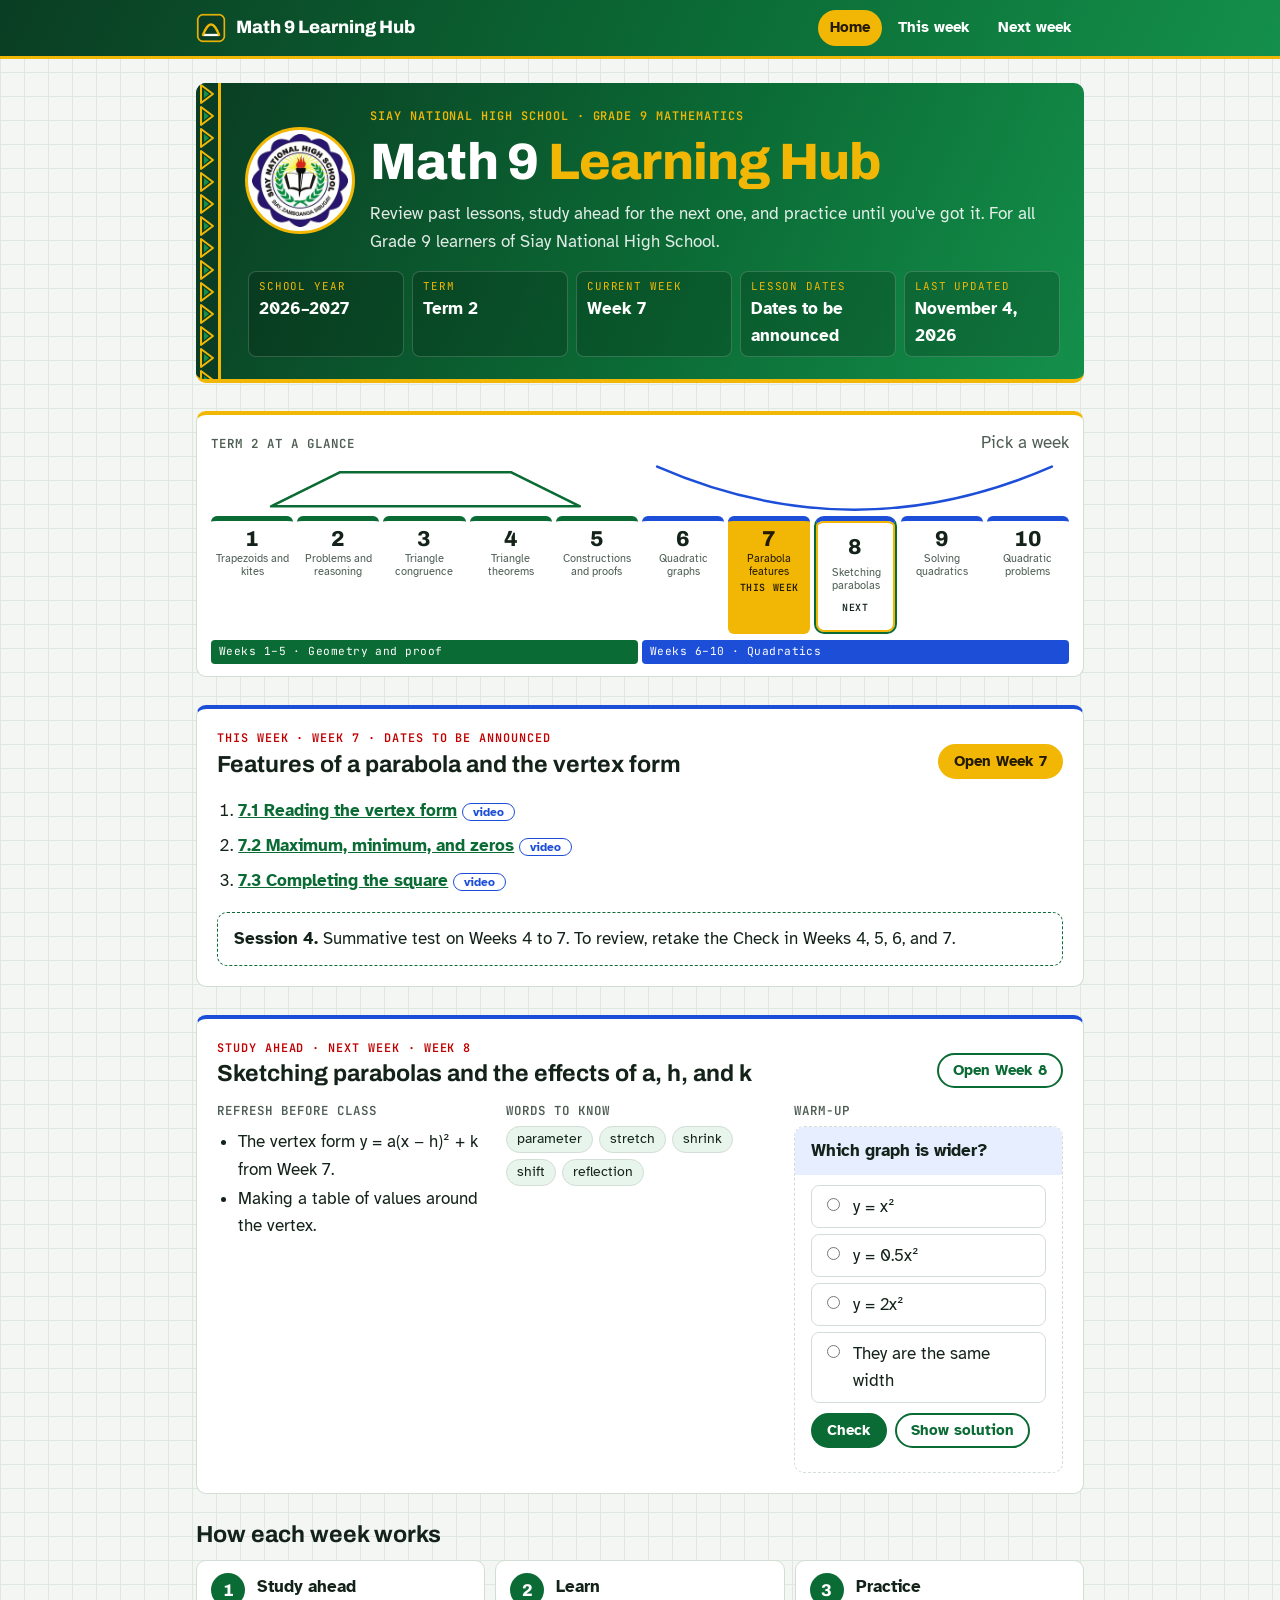
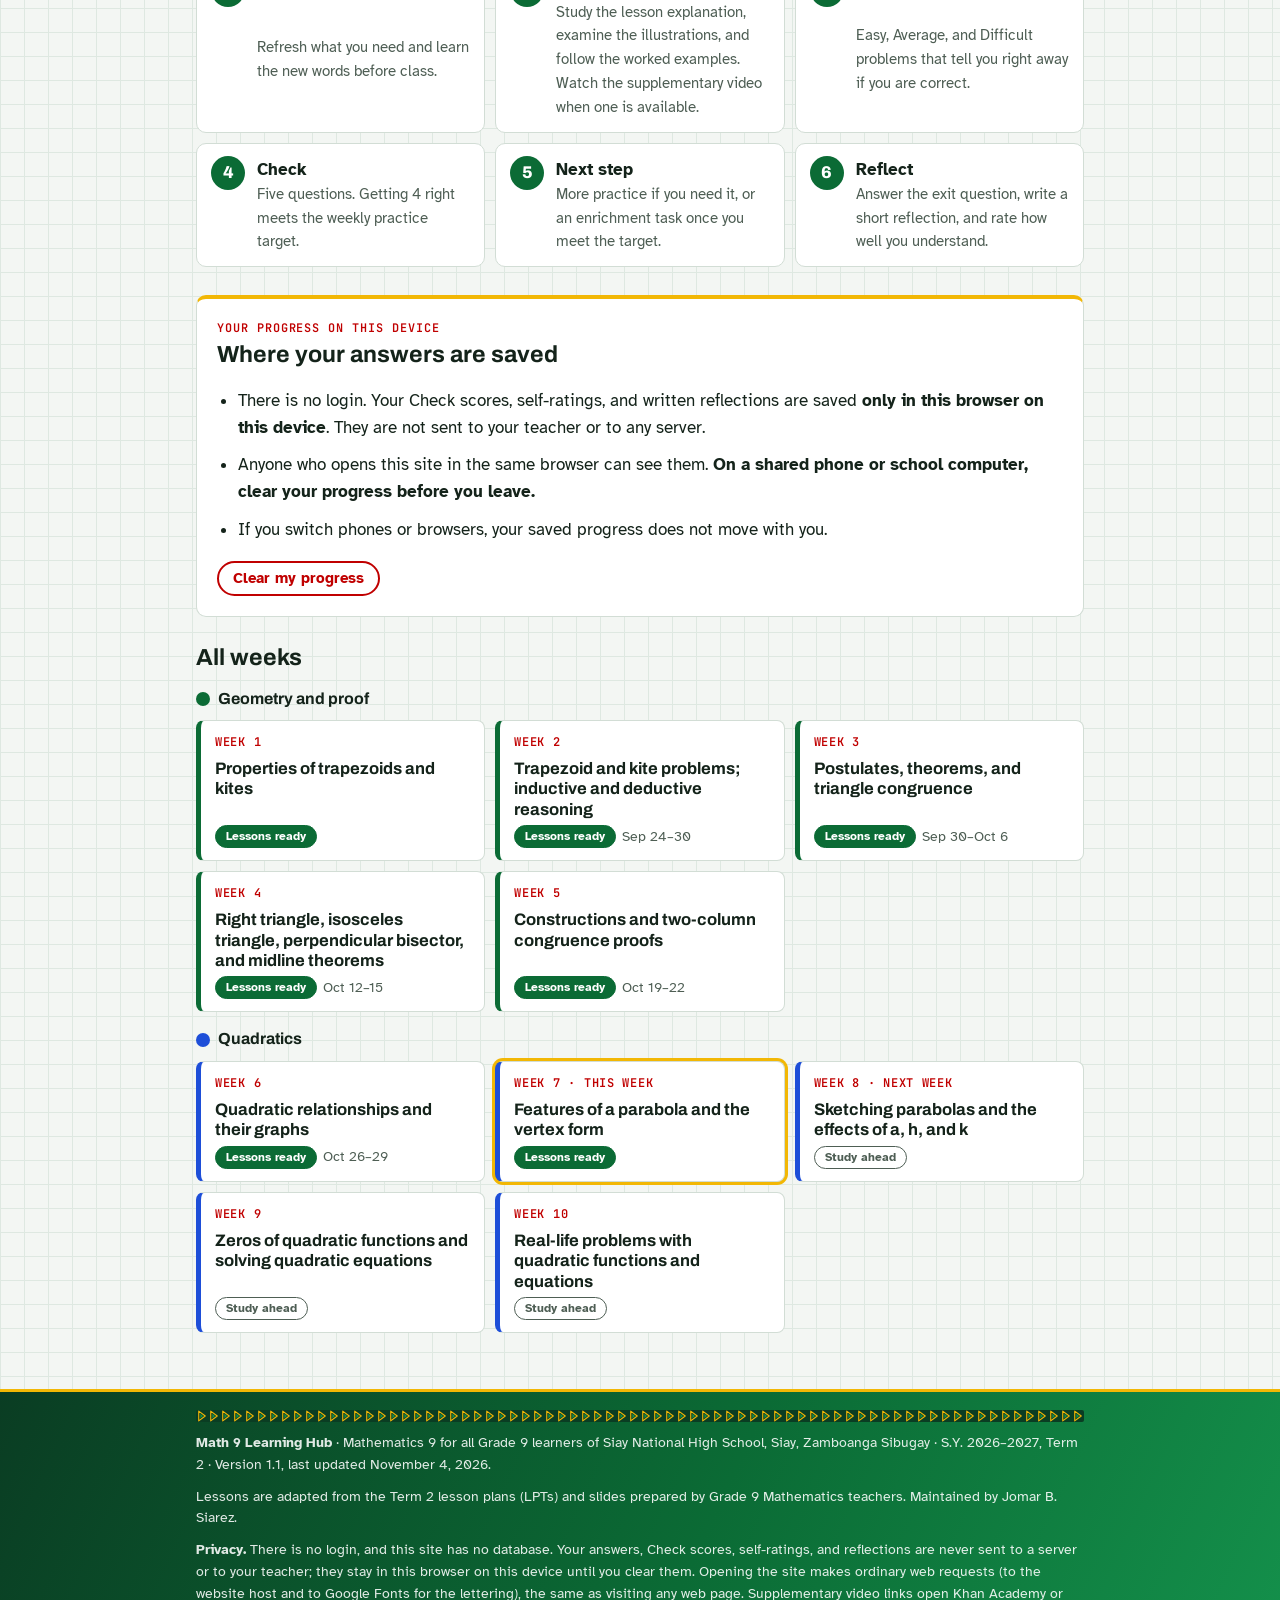
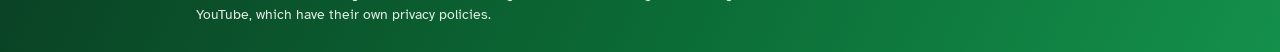
<file: math9-hub-offline.html>
<!DOCTYPE html>
<html lang="en">
<head>
<meta charset="utf-8">
<meta name="viewport" content="width=device-width, initial-scale=1, viewport-fit=cover">
<title>Math 9 Learning Hub · Siay NHS</title>
<meta name="description" content="Math 9 Learning Hub for all Grade 9 learners of Siay National High School: Term 2 lessons, practice, weekly checks, and reflections.">
<link rel="icon" type="image/png" href="[data-uri]">
<link rel="apple-touch-icon" href="[data-uri]">
<link rel="preconnect" href="https://fonts.googleapis.com">
<link rel="stylesheet" href="https://fonts.googleapis.com/css2?family=Archivo:wght@600;700;800&family=Atkinson+Hyperlegible:ital,wght@0,400;0,700;1,400&family=JetBrains+Mono:wght@400;600&display=swap">
<style>
/* Layout: the Division slide look carried onto the web. Green gradient banners with a gold rule and a woven band, white cards on a light graph-paper ground, blue-tinted questions and green-tinted answers. Green marks geometry weeks, blue marks quadratics weeks. */
:root{
  --paper:#F3F6F3; --sheet:#FFFFFF; --grid:#DEE8E1; --ink:#14231A; --muted:#4E5E54; --line:#D2DDD5;
  --brand:#0B6B35; --brand-dk:#0A3D23; --brand-hi:#14904B; --gold:#F2B705; --gold-ink:#7A5A00; --on-brand:#FFFFFF;
  --geo:#0B6B35; --alg:#1D4ED8; --accent:var(--brand); --on-accent:#FFFFFF;
  --q-tint:#E6EEFF; --a-tint:#E7F5EC; --red:#C00000;
  --good:#15803D; --bad:#C00000; --warn:#B7791F; --hl:#F2B705; --hl-ink:#231A00;
  --f-display:"Archivo",Arial,ui-sans-serif,system-ui,sans-serif;
  --f-body:"Atkinson Hyperlegible",Arial,ui-sans-serif,system-ui,sans-serif;
  --f-mono:"JetBrains Mono",ui-monospace,Menlo,Consolas,monospace;
  --weave:url("data:image/svg+xml,%3Csvg xmlns='http://www.w3.org/2000/svg' width='22' height='22'%3E%3Crect width='22' height='22' fill='%230A3D23'/%3E%3Cpath d='M5 2 L17 11 L5 20 Z' fill='none' stroke='%23F2B705' stroke-width='2' stroke-linejoin='round'/%3E%3Cpath d='M8 7 L13 11 L8 15 Z' fill='%2314904B'/%3E%3C/svg%3E");
  color-scheme:light;
}
@media (prefers-color-scheme:dark){:root:not([data-theme="light"]){
  --paper:#0C1611; --sheet:#132219; --grid:#17291E; --ink:#E6EFE8; --muted:#9FB3A6; --line:#27392D;
  --brand:#3FBF73; --gold-ink:#F2C230; --geo:#4CC27F; --alg:#8AA9FF; --on-accent:#07120B;
  --q-tint:#17223F; --a-tint:#12301F; --red:#FF7A70;
  --good:#4CC27F; --bad:#FF7A70; --warn:#E3A84A; --hl:#D9A900; --hl-ink:#1A1400; color-scheme:dark}}
:root[data-theme="dark"]{
  --paper:#0C1611; --sheet:#132219; --grid:#17291E; --ink:#E6EFE8; --muted:#9FB3A6; --line:#27392D;
  --brand:#3FBF73; --gold-ink:#F2C230; --geo:#4CC27F; --alg:#8AA9FF; --on-accent:#07120B;
  --q-tint:#17223F; --a-tint:#12301F; --red:#FF7A70;
  --good:#4CC27F; --bad:#FF7A70; --warn:#E3A84A; --hl:#D9A900; --hl-ink:#1A1400; color-scheme:dark}

*{box-sizing:border-box}
html{padding-top:env(safe-area-inset-top,0px);padding-bottom:env(safe-area-inset-bottom,0px)}
body{margin:0;background:var(--paper);color:var(--ink);font-family:var(--f-body);font-size:17px;line-height:1.6;
  background-image:linear-gradient(var(--grid) 1px,transparent 1px),linear-gradient(90deg,var(--grid) 1px,transparent 1px);background-size:24px 24px}
body::before{content:"";position:fixed;inset:0 0 auto;height:env(safe-area-inset-top,0px);z-index:10;background:var(--brand-dk)}
img{max-width:100%}
[hidden]{display:none!important}
.wrap{max-width:920px;margin:0 auto;padding-left:max(16px,env(safe-area-inset-left,0px));padding-right:max(16px,env(safe-area-inset-right,0px))}
a{color:var(--accent)}
a:focus-visible,button:focus-visible,input:focus-visible,label.choice:focus-within{outline:3px solid var(--gold);outline-offset:2px}

/* the green gradient used on the Division slides */
.greenband{background:linear-gradient(115deg,var(--brand-dk) 0%,#0B6B35 55%,var(--brand-hi) 100%);color:var(--on-brand)}

header.bar{position:sticky;top:env(safe-area-inset-top,0px);z-index:5;border-bottom:3px solid var(--gold)}
header.bar .wrap{display:flex;flex-wrap:wrap;align-items:center;gap:8px 16px;padding-block:10px}
.brand{font-family:var(--f-display);font-weight:800;font-size:1.12rem;display:flex;align-items:center;gap:10px;color:var(--on-brand);text-decoration:none}
header.bar nav{display:flex;gap:4px;margin-left:auto}
header.bar nav a{font-weight:700;font-size:.92rem;color:var(--on-brand);text-decoration:none;padding:6px 12px;border-radius:999px}
header.bar nav a:hover{background:rgba(255,255,255,.14)}
header.bar nav a[aria-current="page"]{background:var(--gold);color:#231A00}

main{padding-block:24px 56px}
h1,h2,h3,h4{font-family:var(--f-display);line-height:1.15;text-wrap:balance;margin:0}
h1{font-size:clamp(2rem,5.6vw,3.2rem);font-weight:800;letter-spacing:-.015em}
h2{font-size:1.45rem;font-weight:700}
h3{font-size:1.18rem;font-weight:700}
h4,.h4{font-size:.78rem;font-family:var(--f-mono);font-weight:600;letter-spacing:.08em;text-transform:uppercase;color:var(--muted)}
p{margin:0;max-width:68ch}
ul,ol{margin:0;padding-left:1.25em}
li{margin-block:2px}
.eyebrow{font-family:var(--f-mono);font-size:.74rem;letter-spacing:.08em;text-transform:uppercase;color:var(--muted)}
.muted{color:var(--muted)}
.o{text-decoration:overline;text-decoration-thickness:1.5px}
.f{font-family:var(--f-mono);background:var(--a-tint);border-radius:4px;padding:1px 6px;white-space:nowrap}
.view{display:flex;flex-direction:column;gap:28px}
.row{display:flex;flex-wrap:wrap;gap:8px;align-items:center}

.btn{font:inherit;font-weight:700;font-size:.92rem;border:2px solid var(--accent);background:var(--sheet);color:var(--accent);padding:6px 14px;border-radius:999px;cursor:pointer;text-decoration:none;display:inline-flex;align-items:center;gap:6px;line-height:1.3}
.btn:hover{background:var(--a-tint)}
.btn.primary{background:var(--accent);color:var(--on-accent)}
.btn.primary:hover{filter:brightness(1.1)}
.btn.gold{background:var(--gold);border-color:var(--gold);color:#231A00}
.btn.sm{font-size:.85rem;padding:3px 12px}

/* banners: green gradient + woven band on the left + gold rule */
.banner{position:relative;border-radius:10px;overflow:hidden;padding:24px 24px 22px 52px;display:flex;flex-direction:column;gap:10px;border-bottom:4px solid var(--gold)}
.banner::before{content:"";position:absolute;inset:0 auto 0 0;width:22px;background:var(--weave);background-size:22px 22px;border-right:3px solid var(--gold)}
.banner .eyebrow{color:var(--gold);font-weight:600}
.banner p{color:rgba(255,255,255,.88)}
.banner .gold-text{color:var(--gold)}
.weave-strip{height:12px;background:var(--weave);background-size:12px 12px;border-radius:2px}

/* term map */
.map{background:var(--sheet);border:1px solid var(--line);border-top:4px solid var(--gold);border-radius:10px;padding:14px 14px 12px}
.map-head{display:flex;justify-content:space-between;align-items:baseline;gap:8px;flex-wrap:wrap;margin-bottom:4px}
.map-art{display:block;width:100%;height:52px}
.map-art *{fill:none;stroke-width:2.5;vector-effect:non-scaling-stroke}
.art-geo,.art-geo-d{stroke:var(--geo);stroke-linejoin:round}
.art-geo-d{stroke-dasharray:4 5;stroke-width:1.5}
.art-alg{stroke:var(--alg);stroke-linecap:round}
.ticks{list-style:none;padding:0;margin:4px 0 0;display:grid;grid-template-columns:repeat(10,minmax(0,1fr));gap:4px}
.ticks li{margin:0;min-width:0}
.tick{position:relative;height:100%;display:flex;flex-direction:column;align-items:stretch;text-align:center;gap:2px;text-decoration:none;color:var(--ink);padding:8px 2px 6px;border-radius:6px;border-top:5px solid var(--geo)}
.tick.alg{border-top-color:var(--alg)}
.tick:hover{background:var(--a-tint)}
.tn{font-family:var(--f-display);font-weight:800;font-size:1.35rem;line-height:1}
.ts{display:block;width:100%;font-size:.68rem;line-height:1.2;color:var(--muted);overflow-wrap:normal;hyphens:manual}
.tick.now{background:var(--gold);color:#231A00}
.tick.now .ts{color:#231A00}
.tick.next{box-shadow:inset 0 0 0 2px var(--gold)}
.flag{font-family:var(--f-mono);font-size:.62rem;font-weight:600;letter-spacing:.06em;text-transform:uppercase}
.bands{display:grid;grid-template-columns:1fr 1fr;gap:4px;margin-top:6px}
.band{font-family:var(--f-mono);font-size:.7rem;letter-spacing:.04em;padding:3px 8px;border-radius:4px;color:#FFFFFF}
.band.geo{background:#0B6B35} .band.alg{background:#1D4ED8}
@media (max-width:560px){.ts{display:none}.tn{font-size:1.1rem}.banner{padding-left:44px}}

/* panels */
.panel{background:var(--sheet);border:1px solid var(--line);border-radius:10px;padding:20px;display:flex;flex-direction:column;gap:16px}
.panel-head{display:flex;flex-wrap:wrap;gap:12px;justify-content:space-between;align-items:flex-end}
.panel-head>div{display:flex;flex-direction:column;gap:4px;min-width:0}
.panel-head .eyebrow{color:var(--red);font-weight:600}
.nextup{border-top:4px solid var(--alg)}
.nextup.geo{border-top-color:var(--geo)}
.study{display:grid;grid-template-columns:repeat(auto-fit,minmax(230px,1fr));gap:20px}
.study-col{display:flex;flex-direction:column;gap:8px;min-width:0}
.chips{display:flex;flex-wrap:wrap;gap:6px;list-style:none;padding:0;margin:0}
.chip{margin:0;border:1px solid var(--line);background:var(--a-tint);border-radius:999px;padding:1px 10px;font-size:.88rem}

.how{display:flex;flex-direction:column;gap:12px}
.steps{list-style:none;padding:0;display:grid;grid-template-columns:repeat(auto-fit,minmax(240px,1fr));gap:10px;counter-reset:s}
.steps li{counter-increment:s;display:grid;grid-template-columns:auto 1fr;column-gap:12px;background:var(--sheet);border:1px solid var(--line);border-radius:10px;padding:12px 14px;margin:0}
.steps li::before{content:counter(s);grid-row:span 2;display:grid;place-items:center;width:34px;height:34px;border-radius:50%;background:var(--brand);color:var(--on-accent);font-family:var(--f-display);font-weight:800}
.steps li span{color:var(--muted);font-size:.93rem}

.weeks{display:flex;flex-direction:column;gap:12px}
.strand-h{font-size:1rem;display:flex;align-items:center;gap:8px;margin-top:6px}
.strand-h::before{content:"";width:14px;height:14px;border-radius:50%;background:var(--geo)}
.strand-h.alg::before{background:var(--alg)}
.wgrid{display:grid;grid-template-columns:repeat(auto-fill,minmax(250px,1fr));gap:10px}
.wcard{display:flex;flex-direction:column;gap:6px;background:var(--sheet);border:1px solid var(--line);border-left:5px solid var(--geo);border-radius:8px;padding:12px 14px;text-decoration:none;color:var(--ink);min-width:0}
.wcard.alg{border-left-color:var(--alg)}
.wcard:hover{border-color:var(--ink);border-left-color:var(--gold)}
.wnum{font-family:var(--f-mono);font-size:.75rem;letter-spacing:.06em;text-transform:uppercase;color:var(--red);font-weight:600}
.wtitle{font-family:var(--f-display);font-weight:700;font-size:1.04rem;line-height:1.22}
.wmeta{display:flex;flex-wrap:wrap;gap:6px;align-items:center;font-size:.85rem;margin-top:auto}
.pill{font-size:.75rem;font-weight:700;padding:1px 10px;border-radius:999px;border:1.5px solid currentColor}
.pill.st-ready{background:var(--brand);border-color:var(--brand);color:var(--on-accent)}
.pill.st-study{color:var(--muted)} .pill.score{color:var(--alg)}

/* week page */
.week.alg{--accent:var(--alg)}
.back{font-weight:700;text-decoration:none;align-self:flex-start}
.comp{display:flex;flex-direction:column;gap:10px;background:var(--sheet);border:1px solid var(--line);border-radius:10px;padding:16px}
.comp ol{list-style:none;padding:0;display:flex;flex-direction:column;gap:10px}
.comp li{display:grid;grid-template-columns:auto 1fr;gap:12px;align-items:start;margin:0}
.comp .cn{display:grid;place-items:center;width:32px;height:32px;border-radius:50%;background:var(--geo);color:#fff;font-family:var(--f-display);font-weight:800}
.comp li:nth-child(2) .cn{background:#1D4ED8}
.comp .cl{display:block;font-size:.8rem;font-weight:700;color:var(--red)}
.parts{display:flex;flex-wrap:wrap;gap:6px}
.part{font:inherit;font-size:.88rem;font-weight:700;display:inline-flex;gap:8px;align-items:center;background:var(--sheet);border:1.5px solid var(--line);border-radius:999px;padding:4px 12px 4px 4px;color:var(--ink);cursor:pointer}
.part span{display:grid;place-items:center;width:22px;height:22px;border-radius:50%;background:var(--accent);color:var(--on-accent);font-size:.75rem}
.part:hover{border-color:var(--accent)}
.block{display:flex;flex-direction:column;gap:16px;scroll-margin-top:84px}
.block>h2{display:flex;align-items:center;gap:10px;padding-bottom:8px;border-bottom:3px solid var(--gold)}
.sn{display:grid;place-items:center;width:36px;height:36px;border-radius:50%;background:var(--brand);color:var(--on-accent);font-size:1.05rem}
.block>.study{background:var(--sheet);border:1px solid var(--line);border-radius:10px;padding:18px}
.soon{background:var(--sheet);border:1.5px dashed var(--line);border-radius:10px;padding:18px}

.lesson{background:var(--sheet);border:1px solid var(--line);border-radius:10px;padding:20px;display:flex;flex-direction:column;gap:14px;scroll-margin-top:84px}
.lesson-head{display:flex;gap:12px;align-items:center}
.lesson-num{font-family:var(--f-mono);font-weight:600;font-size:.85rem;padding:2px 10px;border-radius:999px;background:var(--accent);color:var(--on-accent)}
.video{display:flex;gap:12px;align-items:center;padding:10px 14px;border-radius:10px;border:1.5px dashed var(--line);background:var(--paper);color:var(--ink);text-decoration:none}
.video b{display:block;font-size:.95rem}.video small{color:var(--muted);font-size:.85rem}
.video.ready{border-style:solid;border-color:var(--accent)}
.play{flex:none;width:38px;height:38px;border-radius:50%;background:var(--grid);position:relative}
.play::after{content:"";position:absolute;left:15px;top:11px;border-left:12px solid var(--muted);border-top:8px solid transparent;border-bottom:8px solid transparent}
.video.ready .play{background:var(--accent)}.video.ready .play::after{border-left-color:var(--on-accent)}
.key{background:var(--a-tint);border-left:5px solid var(--brand);border-radius:0 8px 8px 0;padding:10px 14px;font-size:1.03rem}
.key b{color:var(--red)}
.lesson-body{display:flex;flex-direction:column;gap:16px}
.points{display:flex;flex-direction:column;gap:10px}
.figwrap:empty{display:none}
.fig{display:block;width:100%;max-width:560px;height:auto;margin-inline:auto}
.fig .shape *{fill:color-mix(in srgb,var(--accent) 12%,transparent);stroke:var(--ink);stroke-width:2;stroke-linejoin:round}
.fig .diag line{stroke:var(--muted);stroke-width:1.5;stroke-dasharray:5 5}
.fig .mark path,.fig .accent path{fill:none;stroke:var(--ink);stroke-width:2;stroke-linecap:round}
.fig .accent path{stroke:var(--red);stroke-width:2.5}
.fig .right{fill:none;stroke:var(--ink);stroke-width:1.5}
.fig .mid{stroke:var(--red);stroke-width:3;stroke-dasharray:8 5}
.fig .box{fill:none;stroke:var(--muted);stroke-width:1.2;stroke-dasharray:3 4}
.fig .lbl{font-family:var(--f-display);font-weight:700;font-size:20px;fill:var(--ink)}
.fig .lbl.sm{font-size:16px}
.fig .cap{font-family:var(--f-mono);font-size:14px;fill:var(--muted)}
.fig .cap.strong{fill:var(--red);font-weight:600}
.example{border:1px solid var(--line);border-radius:10px;overflow:hidden;display:flex;flex-direction:column}
.example .eyebrow{padding:8px 16px 0;color:var(--red);font-weight:600}
.example .q{background:var(--q-tint);margin:8px 0 0;padding:10px 16px;max-width:none}
.example ol{font-family:var(--f-mono);font-size:.92rem;background:var(--a-tint);padding:10px 16px 12px 2.4em}
.q{font-weight:700}

.explore{border:2px solid var(--accent);border-radius:10px;padding:14px;display:flex;flex-direction:column;gap:12px;background:var(--sheet)}
.explore-head{display:flex;flex-direction:column;gap:2px}
.explore-head .eyebrow{color:var(--red);font-weight:600}
.explore .fig{max-width:340px}
.sliders{display:grid;grid-template-columns:1fr;gap:4px 16px}
@media (min-width:620px){.sliders{grid-template-columns:1fr 1fr;grid-auto-flow:column;grid-template-rows:auto auto}}
.sliders label{font-size:.92rem;font-weight:700}
.sliders output{font-family:var(--f-mono)}
input[type=range]{width:100%;accent-color:var(--accent)}
.result{font-family:var(--f-mono);font-size:.95rem;background:var(--a-tint);border-radius:8px;padding:8px 12px;overflow-wrap:anywhere}
.sort-item{border-top:1px solid var(--line);padding-top:10px;display:flex;flex-direction:column;gap:8px}
/* Weeks 3-7: geometry marks, coordinate planes, tiles, proofs */
.fig.wide{max-width:680px}
.explore .fig.wide{max-width:560px}
.fig .tri,.fig .plane{fill:color-mix(in srgb,var(--accent) 12%,transparent);stroke:var(--ink);stroke-width:2;stroke-linejoin:round}
.fig .ln{stroke:var(--ink);stroke-width:2;fill:none;stroke-linecap:round}
.fig .ln.dash{stroke:var(--muted);stroke-dasharray:6 5}
.fig .acc{stroke:var(--red);stroke-width:4;fill:none;stroke-linecap:round}
.fig .tk{stroke:var(--ink);stroke-width:2}
.fig .am{fill:none;stroke:var(--ink);stroke-width:1.8}
.fig .am.hot{stroke:var(--red);stroke-width:2.6}
.fig .ink,.fig .pt{fill:var(--ink)}
.fig .pt.hot{fill:var(--red)}
.fig .lbl.xs{font-size:14px}
.fig .tile{fill:color-mix(in srgb,var(--accent) 16%,transparent);stroke:var(--ink);stroke-width:2}
.fig .tile.miss{fill:color-mix(in srgb,var(--gold) 34%,transparent);stroke-dasharray:6 4}
.fig .gl{stroke:var(--grid);stroke-width:1}
.fig .ax{stroke:var(--muted);stroke-width:1.6}
.fig .num{font-family:var(--f-mono);font-size:11px;fill:var(--muted)}
.fig .curve{fill:none;stroke:var(--accent);stroke-width:3.2;stroke-linecap:round;stroke-linejoin:round}
.fig .parent{fill:none;stroke:var(--muted);stroke-width:1.6;stroke-dasharray:5 5}
.fig .axis-sym{stroke:var(--red);stroke-width:1.6;stroke-dasharray:6 5}
@media (min-width:620px){.sliders.s3{grid-template-columns:1fr 1fr 1fr}}
.proof{border-collapse:collapse;width:100%;max-width:640px;font-size:.95rem}
.proof caption{caption-side:top;text-align:left;font-weight:700;padding-bottom:6px}
.proof th{font-family:var(--f-mono);font-size:.75rem;letter-spacing:.06em;text-transform:uppercase;text-align:left;color:var(--on-accent);background:var(--accent);padding:6px 10px}
.proof td{border-bottom:1px solid var(--line);padding:6px 10px;vertical-align:top}
.proof tr:nth-child(even) td{background:var(--a-tint)}
.proof td:first-child{width:55%}
.note{background:var(--sheet);border:1.5px dashed var(--brand);border-radius:10px;padding:12px 16px;max-width:none}

.level{display:flex;flex-direction:column;gap:10px}
.lv{display:inline-block;padding:2px 12px;border-radius:999px;color:#fff;background:var(--good);letter-spacing:.06em}
.lv-average{background:#B7791F} .lv-difficult{background:#C00000}
.prob{display:flex;flex-direction:column;gap:10px;background:var(--sheet);border:1px solid var(--line);border-radius:10px;padding:0 0 14px;overflow:hidden}
.prob>*:not(.q){margin-inline:16px}
.prob>.q{background:var(--q-tint);padding:10px 16px;max-width:none}
.study .prob{border-style:dashed}
.answer-row{display:flex;align-items:center;gap:8px}
.ans{font:inherit;font-family:var(--f-mono);font-size:1rem;width:9em;max-width:100%;padding:6px 10px;border:2px solid var(--line);border-radius:8px;background:var(--sheet);color:var(--ink)}
.ans:focus{border-color:var(--accent)}
.unit{font-family:var(--f-mono);color:var(--muted)}
.fb{font-weight:700;min-height:1.2em}
.fb:empty{min-height:0}
.fb.ok{color:var(--good)} .fb.no{color:var(--bad)}
.sol{font-family:var(--f-mono);font-size:.92rem;color:var(--ink);background:var(--a-tint);border-radius:8px;padding:8px 12px;white-space:pre-wrap}

.choices{display:flex;flex-direction:column;gap:6px}
.choice{display:flex;gap:10px;align-items:flex-start;padding:7px 10px;border:1.5px solid var(--line);border-radius:8px;cursor:pointer;background:var(--sheet)}
.choice:hover{border-color:var(--accent)}
.choice input{margin-top:5px;accent-color:var(--accent)}
.check{display:flex;flex-direction:column;gap:12px}
.check-item{border:1px solid var(--line);border-radius:10px;background:var(--sheet);padding:14px 16px;margin:0;display:flex;flex-direction:column;gap:10px;min-width:0}
.check-item legend{float:left;width:100%;font-weight:700;display:flex;gap:10px;padding:0}
.check-item legend + *{clear:both}
.qn{flex:none;display:grid;place-items:center;width:26px;height:26px;border-radius:50%;background:var(--accent);color:var(--on-accent);font-family:var(--f-mono);font-size:.85rem}
.check-item.right{border-color:var(--good);box-shadow:inset 5px 0 0 var(--good)}
.check-item.wrong{border-color:var(--bad);box-shadow:inset 5px 0 0 var(--bad)}
.check-item.wrong .choice.is-answer,.check-item.right .choice.is-answer{border-color:var(--good);background:var(--a-tint)}
.next{background:var(--sheet);border:2px solid var(--brand);border-top:5px solid var(--gold);border-radius:10px;padding:16px;display:flex;flex-direction:column;gap:8px}
.next .eyebrow{color:var(--red);font-weight:600}

.lights{display:flex;flex-direction:column;gap:8px;max-width:480px}
.light{font:inherit;display:flex;gap:12px;align-items:center;text-align:left;padding:8px 12px;border:1.5px solid var(--line);border-radius:10px;background:var(--sheet);color:var(--ink);cursor:pointer}
.light:hover{border-color:var(--accent)}
.light.on{border:2px solid var(--brand);font-weight:700;background:var(--a-tint)}
.dot{flex:none;width:18px;height:18px;border-radius:50%}
.dot-green{background:#15803D} .dot-yellow{background:#F2B705} .dot-red{background:#C00000}
.pager{display:flex;justify-content:space-between;gap:8px;border-top:1px solid var(--line);padding-top:16px}
footer.site{border-top:3px solid var(--gold)}
footer.site .wrap{display:flex;flex-direction:column;gap:10px;padding-block:18px 26px;font-size:.85rem}
footer.site p{max-width:none;color:rgba(255,255,255,.88)}
@media (prefers-reduced-motion:no-preference){.view{animation:in .25s ease-out}@keyframes in{from{transform:translateY(6px)}to{transform:none}}}

/* ---------- Version 1.1 additions ---------- */
.skip-link{position:absolute;left:12px;top:-60px;z-index:20;background:var(--gold);color:#231A00;font-weight:700;padding:10px 16px;border-radius:0 0 10px 10px;text-decoration:none}
.skip-link:focus{top:0}
.sr-only{position:absolute;width:1px;height:1px;padding:0;margin:-1px;overflow:hidden;clip:rect(0,0,0,0);white-space:nowrap;border:0}
main:focus{outline:none}
h1:focus,h2:focus,.lesson:focus,.next:focus{outline:3px solid var(--gold);outline-offset:4px}
.brand img{border-radius:6px;display:block}
.small{font-size:.88rem}
ul.plain{display:flex;flex-direction:column;gap:6px}
.banner-row{display:flex;gap:18px;align-items:center;flex-wrap:wrap}
.banner-text{display:flex;flex-direction:column;gap:8px;flex:1 1 280px;min-width:0}
.seal{flex:none;width:104px;height:auto;background:#fff;border-radius:50%;padding:4px;box-shadow:0 0 0 3px var(--gold)}
.facts{display:grid;grid-template-columns:repeat(auto-fit,minmax(130px,1fr));gap:8px;margin:6px 0 0}
.facts div{background:rgba(0,0,0,.18);border:1px solid rgba(255,255,255,.18);border-radius:8px;padding:6px 10px}
.facts dt{font-family:var(--f-mono);font-size:.68rem;letter-spacing:.08em;text-transform:uppercase;color:var(--gold)}
.facts dd{margin:0;font-weight:700;color:#fff}
.lesson-links{display:flex;flex-direction:column;gap:4px}
.lesson-links a{font-weight:700}
.pill.vid{color:var(--alg)}
.wcard.now{box-shadow:0 0 0 3px var(--gold)}
.btn.danger{border-color:var(--red);color:var(--red)}
.btn.danger:hover{background:color-mix(in srgb,var(--red) 10%,var(--sheet))}
.privacy{border-top:4px solid var(--gold)}
.offline{border-top:4px solid var(--brand)}
.video{align-items:flex-start}
.video.none{border-style:dashed}
.vlist{margin:4px 0;padding-left:1.1em}
.vlist a{font-weight:700}
/* tables in lessons */
.tbl-wrap{max-width:100%;overflow-x:auto;-webkit-overflow-scrolling:touch}
.tov,.ctable{border-collapse:collapse;font-size:.95rem;margin:2px 0}
.tov caption,.ctable caption{caption-side:top;text-align:left;font-weight:700;padding-bottom:6px;font-family:var(--f-body)}
.tov th,.tov td{border:1.5px solid var(--line);padding:6px 12px;text-align:center;font-family:var(--f-mono);background:var(--sheet);color:var(--ink);min-width:2.8em}
.tov th{background:var(--accent);color:var(--on-accent);border-color:var(--accent)}
.tov tr:last-child td{background:var(--a-tint);font-weight:600}
.ctable{width:100%;max-width:720px}
.ctable thead th{font-family:var(--f-body);font-size:.85rem;font-weight:700;text-align:left;color:var(--on-accent);background:var(--accent);padding:6px 10px}
.ctable tbody th{text-align:left;font-weight:700;padding:6px 10px;border-bottom:1px solid var(--line);vertical-align:top}
.ctable td{border-bottom:1px solid var(--line);padding:6px 10px;vertical-align:top}
.ctable tbody tr:nth-child(even) th,.ctable tbody tr:nth-child(even) td{background:var(--a-tint)}
.example ol .tbl-wrap{margin:6px 0}
/* answers */
.answer-row{flex-wrap:wrap}
.ans-label{font-weight:700;font-size:.9rem}
/* reflection */
.reflect{display:flex;flex-direction:column;gap:14px}
.reflect fieldset{border:1px solid var(--line);border-radius:10px;padding:12px 16px 16px;margin:0;background:var(--sheet);display:flex;flex-direction:column;gap:6px;min-width:0}
.reflect legend{font-weight:700;padding:0 6px}
.reflect label[for]{font-weight:700;font-size:.95rem;margin-top:6px}
.reflect textarea{font:inherit;font-size:1rem;width:100%;max-width:640px;padding:8px 10px;border:2px solid var(--line);border-radius:8px;background:var(--sheet);color:var(--ink);resize:vertical}
.reflect textarea:focus{border-color:var(--accent);outline:3px solid var(--gold);outline-offset:1px}
.lights{max-width:none}
.light{cursor:pointer;max-width:480px}
.light input{accent-color:var(--brand);width:18px;height:18px;margin:0}
.light:has(input:checked){border:2px solid var(--brand);font-weight:700;background:var(--a-tint)}
.light:focus-within{outline:3px solid var(--gold);outline-offset:2px}
@media (max-width:560px){.seal{width:76px}.banner-row{gap:12px}}

</style>
</head>
<body>
<a class="skip-link" href="#app">Skip to main content</a>
<header class="bar greenband">
  <div class="wrap">
    <a class="brand" href="#home">
      <img src="[data-uri]" alt="" width="30" height="30">
      Math 9 Learning Hub
    </a>
    <nav id="main-nav" aria-label="Main"><a href="#home">Home</a></nav>
  </div>
</header>
<main class="wrap" id="app" tabindex="-1">
  <noscript><p>Please turn on JavaScript to use the Math 9 Learning Hub.</p></noscript>
</main>
<footer class="site greenband"><div class="wrap" id="site-footer"></div></footer>

<!-- 1. Settings: change the current week here -->
<script>
window.OFFLINE_BUILD = true;
// =====================================================================
// SITE SETTINGS: the only part you need to change each week.
// =====================================================================
// 1. Set currentWeek to the week your classes are on now.
// 2. Set lastUpdated to today's date.
// 3. If a week's lesson dates change, edit `dates` in that week's file
//    in the lessons folder (for example, lessons/week07.js).
// The home page, the "This week" and "Next week" links, and the
// week map all read these settings, so nothing else needs editing.
// =====================================================================

window.SITE = {
  school: "Siay National High School",
  place: "Siay, Zamboanga Sibugay",
  audience: "all Grade 9 learners",
  subject: "Mathematics 9",
  schoolYear: "2026–2027",
  term: "Term 2",
  currentWeek: 7,
  lastUpdated: "November 4, 2026",
  teacher: "Jomar B. Siarez",
  version: "1.1"
};

// Lesson files in the lessons folder add themselves to this list.
window.HUB = { weeks: [] };

</script>
<script>
// Small helpers shared by the lesson files and the site scripts.

const $ = (s, el = document) => el.querySelector(s);
const $$ = (s, el = document) => Array.from(el.querySelectorAll(s));

// Segment name with a bar over it, e.g. o("AB").
const o = t => `<span class="o">${t}</span>`;

// Numbers with a true minus sign: −3 instead of -3.
const showNum = v => typeof v === "number" ? (v < 0 ? "−" + Math.abs(v) : String(v)) : v;

// Table of values. rows: [["x", [-2, -1, 0, 1, 2]], ["y", [8, 2, 0, 2, 8]]]
const tov = (rows, caption) => `<div class="tbl-wrap"><table class="tov">${caption ? `<caption>${caption}</caption>` : ""}<tbody>${rows.map(([head, vals]) =>
  `<tr><th scope="row">${head}</th>${vals.map(v => `<td>${showNum(v)}</td>`).join("")}</tr>`).join("")}</tbody></table></div>`;

// Concept table with column headings. head: ["Line", "What it does"], rows: [["Median", "..."], ...]
const ctable = (head, rows, caption) => `<div class="tbl-wrap"><table class="ctable">${caption ? `<caption>${caption}</caption>` : ""}<thead><tr>${head.map(h => `<th scope="col">${h}</th>`).join("")}</tr></thead><tbody>${rows.map(r =>
  `<tr>${r.map((c, i) => i === 0 ? `<th scope="row">${c}</th>` : `<td>${c}</td>`).join("")}</tr>`).join("")}</tbody></table></div>`;

// Two-column proof. rows: [[statement, reason], ...]
const proof = (rows, cap) => `<div class="tbl-wrap"><table class="proof">${cap ? `<caption>${cap}</caption>` : ""}<thead><tr><th scope="col">Statements</th><th scope="col">Reasons</th></tr></thead><tbody>${rows.map(([st, r], i) =>
  `<tr><td>${i + 1}. ${st}</td><td>${r}</td></tr>`).join("")}</tbody></table></div>`;

// Supplementary video entry for a lesson's `videos` list.
const vid = (title, url, source = "Khan Academy") => ({ title, url, source });

</script>
<!-- 2. Lessons: one file per week -->
<script>
// Week 1 lesson content. Edit the text here; the site builds the page from it.
HUB.weeks.push({
  n: 1, strand: "geo", dates: "", status: "ready",
  title: "Properties of trapezoids and kites",
  short: "Trapezoids and kites",
  competencies: [
    "Derive the properties of trapezoids and kites by exploring the relationship between their parts and secondary parts."
  ],
  study: {
    refresh: [
      "A quadrilateral is a polygon with four sides.",
      "Parallel sides never meet. Congruent sides have the same length.",
      "From Term 1: a parallelogram has two pairs of parallel sides. Rectangles, squares, and rhombuses are special parallelograms."
    ],
    words: ["trapezoid", "bases", "legs", "base angles", "isosceles trapezoid", "midsegment", "kite", "diagonal", "adjacent sides", "perpendicular", "bisect"],
    warm: { type: "mc", q: "Which shape has exactly one pair of parallel sides?", choices: ["Square", "Rectangle", "Trapezoid", "Rhombus"], ans: 2,
      sol: "A trapezoid has exactly one pair of parallel sides. The other three are parallelograms, with two pairs." }
  },
  lessons: [
    {
      id: "1.1", title: "Meet the trapezoid and the kite", videos: [vid("Kites as a geometric shape", "https://www.khanacademy.org/math/basic-geo/basic-geometry-shapes/basic-geo-quadrilaterals/v/kites-as-a-mathematical-shape")], figure: "trap-kite",
      key: "A trapezoid is a quadrilateral with exactly one pair of parallel sides. A kite is a quadrilateral with two pairs of adjacent congruent sides, where the two pairs have different lengths.",
      points: [
        ctable(["Figure", "Definition we use", "Not included"], [
          ["Trapezoid", "A quadrilateral with <b>exactly one</b> pair of parallel sides. The parallel sides are the <b>bases</b>; the other two sides are the <b>legs</b>.", "A parallelogram has <b>two</b> pairs of parallel sides, so it is not a trapezoid in our lessons. (Some books say \"at least one pair\"; our module uses \"exactly one.\")"],
          ["Kite", "A quadrilateral with <b>two pairs of adjacent (consecutive) congruent sides</b>. The two pairs have different lengths, so no two opposite sides are congruent.", "A rhombus has all four sides congruent. Some books call it a special kite, but in our lessons a kite has two different side lengths."]
        ], "Definitions"),
        `<b>Parts of a trapezoid.</b> The parallel sides are the <b>bases</b>. The other two sides are the <b>legs</b>. The two angles that share a base are a pair of <b>base angles</b>.`,
        `In trapezoid PALM, ${o("PA")} ∥ ${o("ML")}. The bases are ${o("PA")} and ${o("ML")}, and the legs are ${o("PM")} and ${o("AL")}. The base angles are ∠P and ∠A, and ∠M and ∠L.`,
        `In kite KITE, ${o("KE")} ≅ ${o("KI")} and ${o("TE")} ≅ ${o("TI")}. Each pair of equal sides meets at a vertex, so the equal sides are next to each other.`,
        `<b>Tip:</b> check the sides first. Parallel sides point to a trapezoid. Equal sides next to each other point to a kite.`
      ],
      example: {
        q: "A quadrilateral has sides of 8 cm, 8 cm, 5 cm, and 5 cm, with the equal sides next to each other. What is it?",
        steps: ["It has two pairs of equal sides.", "Each pair is adjacent, and opposite sides are not equal.", "So it is a kite."]
      }
    },
    {
      id: "1.2", title: "Properties of trapezoids", figure: "midsegment-explorer",
      key: "In any trapezoid, the two angles along the same leg add up to 180°. An isosceles trapezoid also has congruent legs, congruent base angles, and congruent diagonals.",
      points: [
        `<b>Angles along a leg.</b> In trapezoid ABCD with bases ${o("AB")} and ${o("DC")}, m∠A + m∠D = 180° and m∠B + m∠C = 180°.`,
        `<b>Isosceles trapezoid.</b> If the legs are congruent, then the base angles are congruent (∠A ≅ ∠B and ∠D ≅ ∠C) and the diagonals are congruent (${o("AC")} ≅ ${o("BD")}).`,
        `<b>Midsegment theorem.</b> The midsegment joins the midpoints of the legs. It is parallel to the bases, and its length is half their sum: <span class="f">M = (b<sub>1</sub> + b<sub>2</sub>) ÷ 2</span>.`
      ],
      example: {
        q: "The diagonals of an isosceles trapezoid are AC = (7x − 9) cm and BD = (5x + 7) cm. How long is each diagonal?",
        steps: ["The diagonals are congruent, so 7x − 9 = 5x + 7.", "2x = 16, so x = 8.", "AC = 7(8) − 9 = 47 cm. Check: BD = 5(8) + 7 = 47 cm."]
      }
    },
    {
      id: "1.3", title: "Properties of kites", videos: [vid("Proof: The diagonals of a kite are perpendicular", "https://www.khanacademy.org/math/9th-grade-math-revised-k-to-10-3-terms/x1e64c39423990571:2nd-quarter/x1e64c39423990571:quadrilaterals-and-their-properties-trapezoid-and-kites/v/two-column-proof-showing-segments-are-perpendicular")], figure: "kite-abcd",
      key: "In kite ABCD with AB = AD and BC = CD, the diagonals are perpendicular, diagonal AC bisects diagonal BD, and ∠B ≅ ∠D.",
      points: [
        `<b>Diagonals.</b> The diagonals meet at a right angle. The diagonal joining the vertices where the equal sides meet (${o("AC")}) cuts the other diagonal (${o("BD")}) into two equal parts, so BE = ED.`,
        `<b>Angles.</b> One pair of opposite angles is congruent: the angles where the unequal sides meet, ∠B and ∠D.`,
        `<b>Folding test.</b> Fold a paper kite along ${o("AC")} and the two halves match exactly.`
      ],
      example: {
        q: "In kite ABCD, m∠B = (4x + 10)° and m∠D = (6x − 30)°. Find m∠B.",
        steps: ["∠B ≅ ∠D, so 4x + 10 = 6x − 30.", "40 = 2x, so x = 20.", "m∠B = 4(20) + 10 = 90°."]
      }
    }
  ],
  practice: [
    { level: "Easy", lesson: "1.2", q: "The bases of a trapezoid are 12 cm and 20 cm. How long is its midsegment?", ans: 16, unit: "cm", sol: "M = (12 + 20) ÷ 2 = 32 ÷ 2 = 16 cm" },
    { level: "Easy", lesson: "1.2", q: "One base angle of an isosceles trapezoid measures 68°. What is the other angle on the same base?", ans: 68, unit: "°", sol: "Base angles of an isosceles trapezoid are congruent, so the answer is 68°." },
    { level: "Easy", lesson: "1.3", q: "In kite ABCD, AB = AD = 9 cm and BC = CD = 14 cm. What is its perimeter?", ans: 46, unit: "cm", sol: "9 + 9 + 14 + 14 = 46 cm" },
    { level: "Average", lesson: "1.2", q: "One angle of a trapezoid measures 115°. What is the angle next to it along the same leg?", ans: 65, unit: "°", sol: "Angles along the same leg add up to 180°: 180° − 115° = 65°." },
    { level: "Average", lesson: "1.2", q: "The midsegment of a trapezoid is 15 cm and one base is 10 cm. How long is the other base?", ans: 20, unit: "cm", sol: "15 = (10 + b) ÷ 2, so 30 = 10 + b and b = 20 cm." },
    { level: "Average", lesson: "1.3", q: "In kite ABCD, diagonal AC bisects diagonal BD at E. If BE = 6 cm, how long is BD?", ans: 12, unit: "cm", sol: "AC bisects BD, so ED = BE = 6 cm and BD = 6 + 6 = 12 cm." },
    { level: "Difficult", lesson: "1.2", q: "The diagonals of an isosceles trapezoid are AC = (7x − 9) cm and BD = (5x + 7) cm. How long is each diagonal?", ans: 47, unit: "cm", sol: "7x − 9 = 5x + 7, so x = 8. AC = 7(8) − 9 = 47 cm." },
    { level: "Difficult", lesson: "1.3", q: "In kite ABCD with AB = AD and BC = CD, m∠B = (4x + 10)° and m∠D = (6x − 30)°. Find m∠B.", ans: 90, unit: "°", sol: "∠B ≅ ∠D, so 4x + 10 = 6x − 30 and x = 20. m∠B = 4(20) + 10 = 90°." },
    { level: "Difficult", lesson: "1.2", q: "In isosceles trapezoid ABCD with bases AB and DC, m∠A = (3x + 10)° and m∠B = (5x − 20)°. Find m∠D.", ans: 125, unit: "°", sol: "∠A ≅ ∠B, so 3x + 10 = 5x − 20 and x = 15. m∠A = 55°. ∠A and ∠D are along the same leg, so m∠D = 180° − 55° = 125°." }
  ],
  check: [
    { lesson: "1.1", q: "A quadrilateral has exactly one pair of opposite sides that are parallel. What type of quadrilateral is it?", choices: ["Kite", "Trapezoid", "Rectangle", "Square"], ans: 1 },
    { lesson: "1.1", q: "A quadrilateral has sides of 8 cm, 8 cm, 5 cm, and 5 cm, with the equal sides next to each other. Which name fits best?", choices: ["Kite", "Rectangle", "Square", "Trapezoid"], ans: 0 },
    { lesson: "1.2", q: "One base angle of an isosceles trapezoid measures 72°. What is the angle next to it along the same leg?", choices: ["72°", "90°", "108°", "118°"], ans: 2 },
    { lesson: "1.2", q: "Both diagonals of an isosceles trapezoid measure 15 cm. Which property does this show?", choices: ["The diagonals are congruent.", "The diagonals are perpendicular.", "The bases are congruent.", "The legs are parallel."], ans: 0 },
    { lesson: "1.3", q: "In a kite, the two opposite angles where the unequal sides meet are congruent. If one measures 75°, what is the other?", choices: ["15°", "75°", "105°", "150°"], ans: 1 }
  ],
  enrich: "Find two objects shaped like trapezoids and one shaped like a kite at home or around Siay. Sketch each one, mark the parallel or equal sides, and measure them if you can. Then think about this: can a kite also be a trapezoid? Explain why or why not.",
  exitQ: "What property would you look for first to identify a trapezoid? How about a kite?"
});

</script>
<script>
// Week 2 lesson content. Edit the text here; the site builds the page from it.
HUB.weeks.push({
  n: 2, strand: "geo", dates: "Sep 24–30", status: "ready",
  title: "Trapezoid and kite problems; inductive and deductive reasoning",
  short: "Problems and reasoning",
  competencies: [
    "Solve problems on trapezoids and kites by applying their properties.",
    "Distinguish inductive and deductive reasoning for establishing proofs."
  ],
  study: {
    refresh: [
      "Midsegment of a trapezoid: M = (b₁ + b₂) ÷ 2.",
      "Angles along the same leg of a trapezoid add up to 180°.",
      "Kite diagonals are perpendicular, and one bisects the other.",
      "Solving equations such as 360 = ½ × 18 × d."
    ],
    words: ["area", "perimeter", "conjecture", "counterexample", "premise", "inductive reasoning", "deductive reasoning"],
    warm: { type: "num", q: "A trapezoid has bases of 18 m and 30 m. How long is its midsegment?", ans: 24, unit: "m", sol: "(18 + 30) ÷ 2 = 24 m" }
  },
  lessons: [
    {
      id: "2.1", title: "Solving trapezoid problems", figure: "bridge",
      key: "Read the situation, name the figure, list what is given, choose the property that connects them, then solve and check the units.",
      points: [
        `A pedestrian bridge has a support shaped like an isosceles trapezoid. Its bases are 16 m and 28 m, and its legs are congruent.`,
        `<b>Angles.</b> If each base angle on the longer base is 70°, the angle next to it along the leg is 180° − 70° = 110°.`,
        `<b>Horizontal support.</b> A support joining the midpoints of the legs is the midsegment: (16 + 28) ÷ 2 = 22 m.`
      ],
      example: {
        q: "A trapezoidal roof frame has bases of 12 m and 26 m. Each base angle along the longer base is 65°. Find the midsegment and the angle next to each 65° angle.",
        steps: ["Midsegment: (12 + 26) ÷ 2 = 19 m.", "Angles along the same leg are supplementary: 180° − 65° = 115°."]
      }
    },
    {
      id: "2.2", title: "Area and perimeter of kites", videos: [vid("Area of kites", "https://www.khanacademy.org/math/9th-grade-philippines/x22ecd091eddebb21:3rd-quarter/x22ecd091eddebb21:trapezoids-and-kites/v/area-of-a-kite")], figure: "kite-explorer",
      key: "Area of a kite = ½ × d₁ × d₂, where d₁ and d₂ are its diagonals. Perimeter = 2a + 2b, where a and b are its two different side lengths.",
      points: [
        `<b>Why half?</b> Draw a rectangle around the kite with sides d₁ and d₂. Because the diagonals are perpendicular, the kite fills exactly half of that rectangle.`,
        `<b>Example.</b> A kite-shaped festival banner has diagonals of 18 cm and 30 cm. Its area is ½ × 18 × 30 = 270 cm².`,
        `<b>Perimeter.</b> A kite with sides of 12 cm and 18 cm has a perimeter of 2(12) + 2(18) = 60 cm.`
      ],
      example: {
        q: "A school banner is shaped like a kite. Its area is 360 cm², and one diagonal is 18 cm. How long is the other diagonal?",
        steps: ["360 = ½ × 18 × d", "360 = 9d", "d = 40 cm"]
      }
    },
    {
      id: "2.3", title: "Inductive and deductive reasoning", videos: [vid("Deductive reasoning", "https://www.khanacademy.org/math/8th-grade-philippines/xa5b1424237e0f2b8:2nd-quarter/xa5b1424237e0f2b8:inductive-and-deductive-reasoning/v/deductive-reasoning-2")], figure: "sorter",
      key: "Inductive reasoning goes from examples to a general conclusion, called a conjecture. Deductive reasoning goes from a known rule to a specific case, and its conclusion is guaranteed when the rule is true.",
      points: [
        `<b>Inductive:</b> \"I measured several isosceles trapezoids, and their diagonals were always equal, so the diagonals of an isosceles trapezoid are congruent.\" This is a conjecture. One counterexample would disprove it.`,
        `<b>Deductive:</b> \"ABCD is an isosceles trapezoid. The diagonals of an isosceles trapezoid are congruent. Therefore ${o("AC")} ≅ ${o("BD")}.\"`,
        `Seeing a pattern many times does not prove it is always true. Proofs in geometry use deductive reasoning.`
      ],
      example: {
        q: "A learner says, \"The diagonals of every kite are equal, because the kites I measured had equal diagonals.\" How do you test this?",
        steps: ["This is inductive reasoning, so it may be wrong.", "Look for a counterexample: a kite with diagonals of 16 cm and 21 cm.", "One counterexample is enough to show the conjecture is false."]
      }
    }
  ],
  sorter: [
    { s: "A learner measures the angles of several trapezoids and notices that the angles along each leg add up to 180°. She concludes this is true for all trapezoids.", a: "Inductive" },
    { s: "ABCD is an isosceles trapezoid. The diagonals of an isosceles trapezoid are congruent. So AC = BD.", a: "Deductive" },
    { s: "The first four results of a pattern are even numbers, so a learner says every result will be even.", a: "Inductive" },
    { s: "A learner measures the diagonals of several kites and notices that one always bisects the other. He concludes this is a property of kites.", a: "Inductive" },
    { s: "ABCD is a kite, and one pair of its opposite angles is congruent. Since m∠B = 75°, the learner concludes m∠D = 75°.", a: "Deductive" }
  ],
  practice: [
    { level: "Easy", lesson: "2.1", q: "A pedestrian ramp has a trapezoidal side frame with bases of 18 m and 30 m. How long is the support joining the midpoints of the legs?", ans: 24, unit: "m", sol: "(18 + 30) ÷ 2 = 24 m" },
    { level: "Easy", lesson: "2.2", q: "A kite-shaped banner has diagonals of 20 cm and 36 cm. What is its area?", ans: 360, unit: "cm²", sol: "½ × 20 × 36 = 360 cm²" },
    { level: "Easy", lesson: "2.2", q: "A kite has two sides of 12 cm and two sides of 18 cm. What is its perimeter?", ans: 60, unit: "cm", sol: "2(12) + 2(18) = 24 + 36 = 60 cm" },
    { level: "Average", lesson: "2.1", q: "A trapezoidal garden beside a school walkway has one angle of 72°. What is the angle next to it along the same leg?", ans: 108, unit: "°", sol: "180° − 72° = 108°" },
    { level: "Average", lesson: "2.2", q: "A kite-shaped banner has an area of 360 cm², and one diagonal is 18 cm. How long is the other diagonal?", ans: 40, unit: "cm", sol: "360 = ½ × 18 × d = 9d, so d = 40 cm." },
    { level: "Average", lesson: "2.2", q: "Printing costs ₱2 per cm². How much does it cost to print a kite banner with diagonals of 20 cm and 36 cm?", ans: 720, unit: "pesos", sol: "Area = ½ × 20 × 36 = 360 cm². Cost = 360 × ₱2 = ₱720." },
    { level: "Difficult", lesson: "2.1", q: "A roof frame has bases of 14 m and 34 m. If the longer base is increased to 40 m, how long is the new horizontal support joining the midpoints of the legs?", ans: 27, unit: "m", sol: "(14 + 40) ÷ 2 = 27 m" },
    { level: "Difficult", lesson: "2.2", q: "A kite-shaped flower garden has two sides of 8 m and two sides of 13 m. How many meters of border go around it?", ans: 42, unit: "m", sol: "2(8) + 2(13) = 16 + 26 = 42 m" },
    { level: "Difficult", lesson: "2.1", q: "The midsegment of a trapezoid is 24 m, and the longer base is twice the shorter base. How long is the shorter base?", ans: 16, unit: "m", sol: "(b + 2b) ÷ 2 = 24, so 3b = 48 and b = 16 m." }
  ],
  check: [
    { lesson: "2.1", q: "A covered walkway frame is a trapezoid with bases of 18 m and 30 m. How long is the support joining the midpoints of its legs?", choices: ["20 m", "22 m", "24 m", "26 m"], ans: 2 },
    { lesson: "2.1", q: "One base angle of the walkway frame, an isosceles trapezoid, measures 70°. What is the angle next to it along the same leg?", choices: ["70°", "90°", "100°", "110°"], ans: 3 },
    { lesson: "2.2", q: "A kite-shaped display has diagonals of 24 cm and 18 cm. What is its area?", choices: ["108 cm²", "180 cm²", "216 cm²", "432 cm²"], ans: 2 },
    { lesson: "2.3", q: "A learner measures five isosceles trapezoids, finds congruent base angles every time, and concludes this is always true. What reasoning is this?", choices: ["Deductive reasoning", "Inductive reasoning", "Measurement reasoning", "Spatial reasoning"], ans: 1 },
    { lesson: "2.3", q: "Using the rule that angles along the same leg are supplementary, a learner finds that the angle next to 72° is 108°. What reasoning is this?", choices: ["Inductive reasoning", "Deductive reasoning", "Estimation", "Pattern recognition"], ans: 1 }
  ],
  enrich: "Write your own real-life trapezoid problem, for example about a covered walkway or a waiting shed in Siay, and swap it with a classmate. Or make a small kite from recycled materials, measure its diagonals, and work out its area.",
  exitQ: "Give one example of inductive reasoning and one of deductive reasoning from this week."
});

</script>
<script>
// Week 3 lesson content. Edit the text here; the site builds the page from it.
HUB.weeks.push({
  n: 3, strand: "geo", dates: "Sep 30–Oct 6", status: "ready",
  title: "Postulates, theorems, and triangle congruence",
  short: "Triangle congruence",
  competencies: [
    "State postulates and theorems about defined and undefined terms in geometry, and formulate proofs involving them.",
    "Use the triangle congruence postulates and theorems to illustrate congruence of triangles, including CPCTC."
  ],
  note: "Performance task: School Bulletin Board Frame Verification. You will decide whether two triangles are congruent, name the postulate, complete a two-column proof, use CPCTC, and write 3 to 5 sentences on how congruent triangles help builders make safe structures.",
  study: {
    refresh: ["The undefined terms: point, line, and plane.", "How to name a triangle by its vertices, such as △ABC.", "Corresponding parts: matching sides and angles in the same order."],
    words: ["postulate", "theorem", "included angle", "included side", "SSS", "SAS", "ASA", "AAS", "CPCTC", "two-column proof"],
    warm: { type: "mc", q: "△ABC ≅ △DEF. Which side corresponds to side BC?", choices: ["DE", "EF", "DF", "FE"], ans: 1, sol: "Match the letters in order: B goes with E and C goes with F, so BC corresponds to EF." }
  },
  lessons: [
    {
      id: "3.1", title: "Undefined terms, defined terms, and postulates", videos: [vid("Terms and labels in geometry", "https://www.khanacademy.org/math/4th-grade-illustrative-mathematics/xa755074f458c4b7e:angles-and-angle-measurement/xa755074f458c4b7e:untitled-1003/v/language-and-notation-of-basic-geometry")], figure: "terms",
      key: "Point, line, and plane are undefined terms: we describe them but do not define them. Segments, rays, and angles are defined terms built from them. A postulate is a statement we accept as true without proof.",
      points: [
        `<b>Undefined terms.</b> A <b>point</b> marks a location and has no size, like the tip of a pencil. A <b>line</b> is straight and goes on without end in both directions. A <b>plane</b> is a flat surface that goes on without end, like a whiteboard that never stops.`,
        `<b>Defined terms.</b> A <b>segment</b> such as ${o("DE")} has two endpoints, like the edge of a ruler. A <b>ray</b> has one endpoint and goes on in one direction. An <b>angle</b> is two rays with the same endpoint, like the corner of a book.`,
        `<b>Basic postulates.</b> Through any two points, there is exactly one line. If two lines intersect, they meet at exactly one point. Through any three noncollinear points, there is exactly one plane. If two points lie in a plane, the line through them lies in that plane.`
      ],
      example: {
        q: "The edge of a ruler has two endpoints. A flashlight beam starts at the bulb and goes on in one direction. Which figure does each one model?",
        steps: ["The ruler's edge has two endpoints, so it models a segment.", "The beam has one endpoint and goes on in one direction, so it models a ray.", "Both are defined terms, built from points and lines."]
      }
    },
    {
      id: "3.2", title: "Postulates, theorems, and vertical angles", videos: [vid("Vertical angles", "https://www.khanacademy.org/math/geometry/hs-geo-foundations/hs-geo-angles/v/angles-at-the-intersection-of-two-lines")], figure: ["vertical", "sorter"],
      key: "A postulate is accepted as true without proof. A theorem is proven using definitions, postulates, and theorems already proven. Vertical Angles Theorem: vertical angles are congruent.",
      points: [
        `<b>Postulate:</b> "Through any two distinct points, there is exactly one line." We accept it without proof.`,
        `<b>Theorem:</b> "Vertical angles are congruent." It can be proven from postulates and definitions.`,
        `<b>Two postulates used in proofs.</b> Segment Addition: if B is between A and C, then AB + BC = AC. Angle Addition: if ray BD is inside ∠ABC, then m∠ABD + m∠DBC = m∠ABC.`,
        `<b>Vertical angles</b> are the opposite angles formed by two intersecting lines. If m∠1 = 65°, the angle opposite it, ∠2, also measures 65°.`
      ],
      example: {
        q: "Two lines intersect, forming vertical angles ∠1 and ∠2. If m∠1 = (3x + 10)° and m∠2 = (5x − 14)°, find x and m∠1.",
        steps: ["Vertical angles are congruent, so 3x + 10 = 5x − 14.", "24 = 2x, so x = 12.", "m∠1 = 3(12) + 10 = 46°. Check: m∠2 = 5(12) − 14 = 46°."]
      }
    },
    {
      id: "3.3", title: "Triangle congruence: SSS, SAS, ASA, and AAS", videos: [vid("Determining congruent triangles", "https://en.khanacademy.org/math/math-1-illustrative-math-aligned/x193529144fa1e1f6:congruence/x193529144fa1e1f6:congruent-triangles-part-2/v/finding-congruent-triangles"), vid("Why SSA isn't a congruence postulate", "https://www.khanacademy.org/math/geometry-home/congruence/triangle-congruence/v/more-on-why-ssa-is-not-a-postulate")], figure: "congruence",
      key: "Two triangles are congruent when all their corresponding sides and angles are congruent. You only need three matching parts in the right pattern: SSS, SAS, ASA, or AAS.",
      points: [
        ctable(["Name", "Corresponding parts that must be congruent", "Type"], [
          ["SSS", "Three pairs of sides", "Postulate"],
          ["SAS", "Two pairs of sides and the <b>included angle</b> (the angle between those two sides)", "Postulate"],
          ["ASA", "Two pairs of angles and the <b>included side</b> (the side between those two angles)", "Postulate"],
          ["AAS", "Two pairs of angles and a <b>non-included side</b>", "Theorem (proven from ASA)"]
        ], "Ways to prove two triangles congruent"),
        `<b>Order matters.</b> In △ABC ≅ △DEF, A matches D, B matches E, and C matches F. So ${o("AB")} matches ${o("DE")}, and ∠C matches ∠F.`,
        `<b>Watch out.</b> SSA (two sides and an angle that is not between them) does not prove congruence. Neither does AAA: the triangles have the same shape but may have different sizes.`
      ],
      example: {
        q: "In △ABC and △DEF, AB = DE, ∠A = ∠D, and AC = DF. Which postulate proves the triangles congruent?",
        steps: ["The given parts are two sides, AB and AC, and one angle, ∠A.", "∠A is between AB and AC, so it is the included angle.", "Two sides and the included angle: △ABC ≅ △DEF by SAS."]
      }
    },
    {
      id: "3.4", title: "CPCTC and two-column proofs", videos: [vid("Corresponding parts of congruent triangles are congruent", "https://en.khanacademy.org/math/math1/x89d82521517266d4:congruence/x89d82521517266d4:congruent-triangles/v/congruent-triangles-and-sss")], figure: "cpctc",
      key: "CPCTC means Corresponding Parts of Congruent Triangles are Congruent. Once two triangles are proven congruent, every pair of matching sides and angles is congruent.",
      points: [
        `If △ABC ≅ △DEF, then ${o("AB")} ≅ ${o("DE")}, ${o("BC")} ≅ ${o("EF")}, ${o("AC")} ≅ ${o("DF")}, ∠A ≅ ∠D, ∠B ≅ ∠E, and ∠C ≅ ∠F.`,
        `<b>Finding measures.</b> If △ABC ≅ △DEF and AB = 8 cm, then DE = 8 cm. If m∠C = 50°, then m∠F = 50°.`,
        `<b>Two-column proof.</b> Write what is Given and what to Prove. List the statements on the left and a reason for each on the right: given, a definition, a postulate, or a theorem.`,
        proof([[`B is the midpoint of ${o("AC")}`, "Given"], [`${o("AB")} ≅ ${o("BC")}`, "Definition of midpoint"], ["AB = BC", "Definition of congruent segments"]], `Given: B is the midpoint of ${o("AC")}. Prove: AB = BC.`)
      ],
      example: {
        q: "△ABC ≅ △DEF. If AB = (5x − 7) cm and DE = (3x + 21) cm, find x and AB.",
        steps: ["AB and DE are corresponding sides, so by CPCTC, 5x − 7 = 3x + 21.", "2x = 28, so x = 14.", "AB = 5(14) − 7 = 63 cm. Check: DE = 3(14) + 21 = 63 cm."]
      }
    }
  ],
  sorterCfg: { title: "Postulate or theorem?", labels: ["Postulate", "Theorem"], hint: "Not quite. Ask yourself: is it accepted without proof, or has it been proven?" },
  sorter: [
    { s: "Through any two points, there is exactly one line.", a: "Postulate", why: "It is accepted as true without proof." },
    { s: "Vertical angles are congruent.", a: "Theorem", why: "It is proven from postulates and definitions: the Vertical Angles Theorem." },
    { s: "Through any three noncollinear points, there is exactly one plane.", a: "Postulate", why: "It is one of the basic postulates about points and planes." },
    { s: "If B is between A and C, then AB + BC = AC.", a: "Postulate", why: "This is the Segment Addition Postulate." },
    { s: "The base angles of an isosceles triangle are congruent.", a: "Theorem", why: "It is the Isosceles Triangle Theorem, which you will prove using congruent triangles." }
  ],
  practice: [
    { level: "Easy", lesson: "3.2", q: "Two lines intersect at point O. If m∠1 = 70°, what is the measure of its vertical angle, ∠2?", ans: 70, unit: "°", sol: "Vertical angles are congruent, so m∠2 = 70°." },
    { level: "Easy", lesson: "3.4", q: "△ABC ≅ △DEF. If BC = 12 cm, how long is EF?", ans: 12, unit: "cm", sol: "BC and EF are corresponding sides. By CPCTC, EF = 12 cm." },
    { level: "Easy", lesson: "3.3", q: "AB = DE, BC = EF, and AC = DF. Which postulate proves △ABC ≅ △DEF?", choices: ["SSS", "SAS", "ASA", "AAS"], ans: 0, sol: "All three pairs of corresponding sides are congruent, so the triangles are congruent by SSS." },
    { level: "Average", lesson: "3.2", q: "B is between A and C. If AB = 9 cm and BC = 14 cm, how long is AC?", ans: 23, unit: "cm", sol: "Segment Addition Postulate: AC = AB + BC = 9 + 14 = 23 cm." },
    { level: "Average", lesson: "3.3", q: "∠A ≅ ∠D, AB ≅ DE, and ∠B ≅ ∠E. Which postulate proves △ABC ≅ △DEF?", choices: ["SSS", "SAS", "ASA", "AAS"], ans: 2, sol: "AB is the side between ∠A and ∠B, so it is the included side. Two angles and the included side: ASA." },
    { level: "Average", lesson: "3.4", q: "△ABC ≅ △DEF, m∠A = 55°, and m∠B = 65°. What is m∠F?", ans: 60, unit: "°", sol: "m∠C = 180° − 55° − 65° = 60°. ∠C corresponds to ∠F, so by CPCTC, m∠F = 60°." },
    { level: "Difficult", lesson: "3.2", q: "Two vertical angles measure (4x − 6)° and (2x + 30)°. What is the measure of each angle?", ans: 66, unit: "°", sol: "Vertical angles are congruent: 4x − 6 = 2x + 30, so 2x = 36 and x = 18. Each angle is 4(18) − 6 = 66°." },
    { level: "Difficult", lesson: "3.4", q: "△ABC ≅ △DEF. AB = (2x + 2) cm and DE = (x + 8) cm. How long is AB?", ans: 14, unit: "cm", sol: "By CPCTC, 2x + 2 = x + 8, so x = 6. AB = 2(6) + 2 = 14 cm." },
    { level: "Difficult", lesson: "3.3", q: "∠A ≅ ∠D, ∠B ≅ ∠E, and BC ≅ EF. Which proves △ABC ≅ △DEF?", choices: ["SSS", "SAS", "ASA", "AAS"], ans: 3, sol: "BC is not between ∠A and ∠B, so it is a non-included side. Two angles and a non-included side: AAS." }
  ],
  check: [
    { lesson: "3.1", q: "Which of these is an undefined term in geometry?", choices: ["Angle", "Segment", "Ray", "Point"], ans: 3 },
    { lesson: "3.2", q: "\"Vertical angles are congruent\" is an example of a:", choices: ["Postulate", "Definition", "Theorem", "Undefined term"], ans: 2 },
    { lesson: "3.3", q: "Two triangular supports of a footbridge have two pairs of congruent sides, and the angles between those sides are congruent. Which postulate proves the supports congruent?", choices: ["SSS", "SAS", "ASA", "AAS"], ans: 1 },
    { lesson: "3.3", q: "Which set of corresponding parts does NOT prove two triangles congruent?", choices: ["Three pairs of sides", "Two sides and the included angle", "Two sides and an angle that is not between them", "Two angles and the included side"], ans: 2 },
    { lesson: "3.4", q: "△ABC ≅ △DEF and m∠C = 50°. What is m∠F?", choices: ["40°", "45°", "50°", "130°"], ans: 2 }
  ],
  enrich: "Look at roof trusses, window grills, gates, or bulletin board frames at school. Find a pair of triangles that look congruent, sketch them, mark the parts you think are congruent, and name the postulate (SSS, SAS, ASA, or AAS) that would prove it. Then write 3 to 5 sentences on how congruent triangles help builders make safe structures.",
  exitQ: "What is the difference between a postulate and a theorem? Which congruence postulate is easiest for you to spot, and why?"
});

</script>
<script>
// Week 4 lesson content. Edit the text here; the site builds the page from it.
HUB.weeks.push({
  n: 4, strand: "geo", dates: "Oct 12–15", status: "ready",
  title: "Right triangle, isosceles triangle, perpendicular bisector, and midline theorems",
  short: "Triangle theorems",
  competencies: ["Solve problems involving right triangle congruence theorems, the isosceles triangle theorem, the perpendicular bisector theorem, and the midline theorem."],
  note: "Written test on the HL, Isosceles Triangle, Perpendicular Bisector, and Midline Theorems. Use the Check below to review.",
  study: {
    refresh: ["SSS, SAS, ASA, and AAS from Week 3.", "The parts of a right triangle: the hypotenuse and two legs.", "A midpoint cuts a segment into two equal parts."],
    words: ["hypotenuse", "HL theorem", "isosceles triangle", "base angles", "perpendicular bisector", "equidistant", "midline"],
    warm: { type: "num", q: "In an isosceles triangle, each base angle measures 50°. What is the vertex angle?", ans: 80, unit: "°", sol: "180° − 50° − 50° = 80°" }
  },
  lessons: [
    {
      id: "4.1", title: "The HL (Hypotenuse-Leg) Theorem", figure: "hl",
      key: "HL Theorem: if the hypotenuse and a leg of one right triangle are congruent to the hypotenuse and a leg of another right triangle, then the two right triangles are congruent.",
      points: [
        `<b>Three conditions.</b> Both triangles are right triangles. Their hypotenuses are congruent. One pair of corresponding legs is congruent.`,
        `The <b>hypotenuse</b> is the side opposite the right angle. It is always the longest side. The other two sides are the <b>legs</b>.`,
        `<b>HL, then CPCTC.</b> Right triangles PQR and XYZ have right angles at Q and Y, PR = XZ = 13 cm, and PQ = XY = 5 cm. They are congruent by HL. So if QR = 12 cm, then YZ = 12 cm.`,
        `HL works only for right triangles. For other triangles, use SSS, SAS, ASA, or AAS.`
      ],
      example: {
        q: "Two ladders lean on a straight wall. Each is 6.5 m long, and the foot of each is 2.5 m from the wall. Are the right triangles they form congruent? How high does each ladder reach?",
        steps: ["The wall meets the ground at a right angle, so both are right triangles.", "The ladders are the hypotenuses: 6.5 m = 6.5 m.", "The distances from the wall are corresponding legs: 2.5 m = 2.5 m.", "So the triangles are congruent by HL.", "Height: √(6.5² − 2.5²) = √(42.25 − 6.25) = √36 = 6 m for both ladders."]
      }
    },
    {
      id: "4.2", title: "The Isosceles Triangle Theorem", videos: [vid("Finding angles in isosceles triangles", "https://www.khanacademy.org/math/geometry/hs-geo-congruence/hs-geo-working-with-triangles/v/another-isosceles-example-problem")], figure: "iso-explorer",
      key: "If two sides of a triangle are congruent, then the angles opposite those sides are congruent. So the base angles of an isosceles triangle are congruent.",
      points: [
        `<b>Parts.</b> The two congruent sides are the <b>legs</b>. The third side is the <b>base</b>. The angles opposite the legs are the <b>base angles</b>. The angle between the legs is the <b>vertex angle</b>.`,
        `In △ABC, if ${o("AB")} ≅ ${o("AC")}, then ∠B ≅ ∠C.`,
        `<b>The converse is also true.</b> If two angles of a triangle are congruent, the sides opposite them are congruent. In △STU with ∠T ≅ ∠U and SU = 14 cm, ST = 14 cm.`,
        `<b>Finding the vertex angle.</b> The angles add up to 180°, so the vertex angle = 180° − 2 × (base angle).`
      ],
      example: {
        q: "In △ABC, AB = AC, m∠B = (3x + 10)°, and m∠C = (5x − 6)°. Find x, the base angles, and the vertex angle.",
        steps: ["The base angles are congruent, so 3x + 10 = 5x − 6.", "16 = 2x, so x = 8.", "Each base angle: 3(8) + 10 = 34°.", "Vertex angle: 180° − 2(34°) = 112°."]
      }
    },
    {
      id: "4.3", title: "The Perpendicular Bisector and Midline Theorems", videos: [vid("Circumcenter of a triangle (points on a perpendicular bisector)", "https://www.khanacademy.org/math/geometry/triangle-properties/perpendicular_bisectors/v/circumcenter-of-a-triangle"), vid("Exploring medial triangles (midsegments)", "https://www.khanacademy.org/math/geometry-tx/x790e3ac3e338c450:similarity-in-triangles/x790e3ac3e338c450:special-segments-in-triangles/v/exploring-medial-triangles")], figure: "perp-mid",
      key: "A point on the perpendicular bisector of a segment is the same distance from both endpoints, and the converse is true. A midline of a triangle is parallel to the third side and half as long.",
      points: [
        `A <b>perpendicular bisector</b> of a segment passes through its midpoint and is perpendicular to it.`,
        `<b>Perpendicular Bisector Theorem.</b> If P is on the perpendicular bisector of ${o("AB")}, then PA = PB. <b>Converse:</b> if PA = PB, then P is on the perpendicular bisector of ${o("AB")}.`,
        `<b>Where should we place it?</b> To put a handwashing station the same distance from two classrooms, place it on the perpendicular bisector of the segment joining them.`,
        `<b>Midline Theorem.</b> The segment joining the midpoints of two sides of a triangle is parallel to the third side and half its length: <span class="f">midline = ½ × third side</span>.`
      ],
      example: {
        q: "A triangular school garden has a 20 m base. A walkway will join the midpoints of the other two sides. How long is the walkway, and how does it sit?",
        steps: ["The walkway joins the midpoints of two sides, so it is a midline.", "Midline = ½ × 20 = 10 m.", "By the Midline Theorem, the walkway is parallel to the 20 m base."]
      }
    }
  ],
  practice: [
    { level: "Easy", lesson: "4.2", q: "The base angles of an isosceles triangle measure 55° each. What is the vertex angle?", ans: 70, unit: "°", sol: "180° − 55° − 55° = 70°" },
    { level: "Easy", lesson: "4.3", q: "Segment CD = 24 cm, and N is its midpoint. How long is CN?", ans: 12, unit: "cm", sol: "The midpoint cuts CD into two equal parts: 24 ÷ 2 = 12 cm." },
    { level: "Easy", lesson: "4.3", q: "One side of a triangle measures 16 cm. How long is the midline parallel to that side?", ans: 8, unit: "cm", sol: "Midline = ½ × 16 = 8 cm" },
    { level: "Average", lesson: "4.1", q: "Two wheelchair ramps form right triangles. Each has a hypotenuse of 12 m and a leg of 5 m. Are the triangles congruent?", choices: ["Yes, by HL", "Yes, by SSS", "No, a third side is needed", "No, they are not right triangles"], ans: 0, sol: "Both are right triangles with congruent hypotenuses and a congruent pair of legs, so they are congruent by HL." },
    { level: "Average", lesson: "4.2", q: "The gable of a school building is an isosceles triangle with a base angle of 28°. What is the vertex angle?", ans: 124, unit: "°", sol: "Both base angles are 28°. Vertex angle = 180° − 2(28°) = 124°." },
    { level: "Average", lesson: "4.3", q: "Point P is on the perpendicular bisector of AB. PA = (2x + 3) cm and PB = (x + 9) cm. How long is PA?", ans: 15, unit: "cm", sol: "PA = PB, so 2x + 3 = x + 9 and x = 6. PA = 2(6) + 3 = 15 cm." },
    { level: "Difficult", lesson: "4.2", q: "In △ABC, AB = AC, m∠B = (2x + 15)°, and m∠C = (4x − 5)°. What is the vertex angle, m∠A?", ans: 110, unit: "°", sol: "2x + 15 = 4x − 5, so x = 10. Each base angle is 35°. m∠A = 180° − 70° = 110°." },
    { level: "Difficult", lesson: "4.2", q: "In △XYZ, ∠Y ≅ ∠Z, XY = (3a + 2) cm, and XZ = (5a − 6) cm. How long is XY?", ans: 14, unit: "cm", sol: "Sides opposite congruent angles are congruent, so XY = XZ: 3a + 2 = 5a − 6 and a = 4. XY = 3(4) + 2 = 14 cm." },
    { level: "Difficult", lesson: "4.3", q: "A midline of a triangle measures (x + 3) cm, and the side parallel to it measures (3x − 4) cm. How long is the midline?", ans: 13, unit: "cm", sol: "The side is twice the midline: 2(x + 3) = 3x − 4, so 2x + 6 = 3x − 4 and x = 10. Midline = 10 + 3 = 13 cm (the side is 26 cm)." }
  ],
  check: [
    { lesson: "4.1", q: "Ramp A and Ramp B are right triangles, each with a hypotenuse of 10 m and a leg of 6 m. Which theorem proves the ramps congruent?", choices: ["SSS", "SAS", "Isosceles Triangle Theorem", "HL Theorem"], ans: 3 },
    { lesson: "4.2", q: "A roof frame △ABC has AB = AC and m∠B = 50°. What is the vertex angle, ∠A?", choices: ["60°", "70°", "80°", "90°"], ans: 2 },
    { lesson: "4.2", q: "In △DEF, ∠E ≅ ∠F and DE = 3 m. Which statement is correct?", choices: ["DF = 3 m, because sides opposite congruent angles are congruent.", "EF = 3 m, because the base equals the legs.", "DF = 6 m, because it is twice DE.", "DF cannot be found."], ans: 0 },
    { lesson: "4.3", q: "Point P is 8 cm from A and 8 cm from B. Which statement must be true?", choices: ["P is the midpoint of AB.", "P is on the perpendicular bisector of AB.", "P is on segment AB.", "P is on line AB."], ans: 1 },
    { lesson: "4.3", q: "A triangular garden has an 18 m side. A walkway joins the midpoints of the other two sides. How long is the walkway?", choices: ["6 m", "8 m", "9 m", "36 m"], ans: 2 }
  ],
  enrich: "Sketch one structure at school or at home that forms a right triangle (a ramp, a staircase, a roof brace) and one that forms an isosceles triangle. Label the hypotenuse and legs, or the legs and base angles. Then draw a simple map of your classroom and use a perpendicular bisector to place something the same distance from two doors.",
  exitQ: "Which theorem helps you place a water station the same distance from two classrooms? Why?"
});

</script>
<script>
// Week 5 lesson content. Edit the text here; the site builds the page from it.
HUB.weeks.push({
  n: 5, strand: "geo", dates: "Oct 19–22", status: "ready",
  title: "Constructions and two-column congruence proofs",
  short: "Constructions and proofs",
  competencies: [
    "Construct and justify the construction of segments, angles, and triangles, including the triangle's secondary parts and centers, using the triangle congruence postulates and theorems.",
    "Construct congruence proofs involving triangles or corresponding parts of triangles using a two-column proof."
  ],
  note: "Performance task: Designing and Proving a Safe Triangle Support Structure. See Lesson 5.4.",
  study: {
    refresh: ["Using a compass and a straightedge.", "The congruence postulates and CPCTC.", "Properties of equality, such as the reflexive property: AC = AC."],
    words: ["construction", "compass", "straightedge", "angle bisector", "median", "altitude", "centroid", "incenter", "circumcenter", "orthocenter", "reflexive property"],
    warm: { type: "mc", q: "In a proof, which reason supports the statement AC ≅ AC?", choices: ["Definition of midpoint", "Reflexive property", "Vertical angles are congruent", "CPCTC"], ans: 1, sol: "Any segment is congruent to itself. That is the reflexive property." }
  },
  lessons: [
    {
      id: "5.1", title: "Secondary parts and centers of a triangle", videos: [vid("Medians and the centroid", "https://www.youtube.com/watch?v=ktFnyORhrIM", "YouTube, from the Week 5 lesson plan"), vid("Constructing an altitude", "https://www.youtube.com/watch?v=UoTJXg2gosw", "YouTube, from the Week 5 lesson plan"), vid("Constructing an angle bisector", "https://www.youtube.com/watch?v=5ge-JWd90Hg&t=55s", "YouTube, from the Week 5 lesson plan"), vid("Constructing a perpendicular bisector", "https://www.youtube.com/watch?v=m01KrzeBu7E", "YouTube, from the Week 5 lesson plan")], figure: "secondary",
      key: "A triangle has four kinds of special lines: medians, altitudes, angle bisectors, and perpendicular bisectors. Where two of the same kind cross, you find a center: the centroid, orthocenter, incenter, or circumcenter.",
      points: [
        ctable(["Line or segment", "What it does", "Where they meet", "Special fact"], [
          ["Median", "Joins a vertex to the midpoint of the opposite side", "<b>centroid</b>", "The balance point. It is two-thirds of the way along each median from the vertex."],
          ["Altitude", "Goes from a vertex to the opposite side (or its extension) at a right angle", "<b>orthocenter</b>", "In an obtuse triangle, two altitudes fall outside the triangle."],
          ["Angle bisector", "Splits an angle into two congruent angles", "<b>incenter</b>", "The same distance from all three <i>sides</i>."],
          ["Perpendicular bisector", "Passes through the midpoint of a side at a right angle", "<b>circumcenter</b>", "The same distance from all three <i>vertices</i>."]
        ], "The four special lines of a triangle"),
        `<b>Finding a midpoint with a compass.</b> Open the compass to more than half the segment. Draw arcs above and below from both endpoints, then join the two crossing points. That line is the perpendicular bisector, and it crosses the segment at its midpoint.`
      ],
      example: {
        q: "The class drew the triangular Gulayan sa Paaralan plot △ABC. A post for the garden net must be the same distance from the three corners A, B, and C. Where should it go?",
        steps: ["Being the same distance from the vertices points to the perpendicular bisectors.", "Construct the perpendicular bisectors of two sides.", "Place the post where they cross: the circumcenter."]
      }
    },
    {
      id: "5.2", title: "Justifying constructions with congruent triangles", videos: [vid("Geometric constructions: angle bisector", "https://www.khanacademy.org/math/geometry/hs-geo-congruence/hs-geo-bisectors/v/constructing-an-angle-bisector-using-a-compass-and-straightedge")], figure: "bisect-construct",
      key: "A construction is correct because it hides congruent triangles. Find them, name the congruent parts, choose the postulate, and say what CPCTC proves.",
      points: [
        `<b>The six-question routine.</b> 1) What triangles were formed? 2) Which parts are congruent? 3) Why are they congruent? 4) Which postulate applies? 5) What does the congruence prove? 6) How do we say it in a complete sentence?`,
        `<b>Why SSS shows up so often.</b> If you keep the same compass width, every arc has the same radius. The compass makes congruent segments, not measured angles, so most constructions are justified by <b>SSS</b>.`,
        `<b>Copying an angle.</b> With the same compass widths, AP ≅ DR, AQ ≅ DS, and PQ ≅ RS. So △APQ ≅ △DRS by SSS, and ∠A ≅ ∠D by CPCTC.`,
        `<b>Watch out for SSA.</b> If the marked angle is not between the two marked sides, the parts form SSA, which does not prove congruence.`
      ],
      example: {
        q: "To bisect the peak angle P of a roof frame, Mang Ruben made PA ≅ PB and AM ≅ BM, then drew ray PM. Why does PM split ∠P into two equal angles?",
        steps: ["Triangles formed: △PAM and △PBM.", "PA ≅ PB and AM ≅ BM (same compass widths), and PM ≅ PM (reflexive property).", "So △PAM ≅ △PBM by SSS.", "By CPCTC, ∠APM ≅ ∠BPM, so ray PM bisects ∠P."]
      }
    },
    {
      id: "5.3", title: "Two-column congruence proofs", videos: [vid("Proving triangle congruence", "https://www.khanacademy.org/math/geometry/hs-geo-congruence/xff63fac4:hs-geo-congruent-triangles/v/proving-triangle-congruence")], figure: "truss",
      key: "A two-column proof goes from the Given to what you must Prove. Each statement on the left has a reason on the right.",
      points: [
        `<b>Reasons you will use.</b> Given · Definition of midpoint · Reflexive property · Vertical angles are congruent · Perpendicular lines form congruent right angles · SSS, SAS, ASA, AAS, HL · CPCTC`,
        `<b>The covered court truss.</b> In △ABC, king post ${o("BD")} meets ${o("AC")} at D.`,
        proof([
          [`D is the midpoint of ${o("AC")}`, "Given"],
          [`${o("AD")} ≅ ${o("CD")}`, "Definition of midpoint"],
          [`${o("BD")} ⊥ ${o("AC")}`, "Given"],
          ["∠ADB ≅ ∠CDB", "Perpendicular lines form congruent right angles"],
          [`${o("BD")} ≅ ${o("BD")}`, "Reflexive property"],
          ["△ABD ≅ △CBD", "SAS"],
          [`${o("AB")} ≅ ${o("CB")}`, "CPCTC"]
        ], `Given: D is the midpoint of ${o("AC")}, and ${o("BD")} ⊥ ${o("AC")}. Prove: △ABD ≅ △CBD.`),
        `<b>Tip.</b> CPCTC can only be used <i>after</i> the triangles are proven congruent.`
      ],
      example: {
        q: "Segments MK and PN cross at L. Given: ML ≅ LK and PL ≅ LN. Prove: △MLN ≅ △KLP and MN ≅ KP.",
        steps: ["ML ≅ LK · Given", "PL ≅ LN · Given", "∠MLN ≅ ∠KLP · Vertical angles are congruent", "△MLN ≅ △KLP · SAS", "MN ≅ KP · CPCTC"]
      }
    },
    {
      id: "5.4", title: "Performance task: a safe triangle support", videos: [vid("Proofs concerning isosceles triangles", "https://www.khanacademy.org/math/geometry/hs-geo-congruence/hs-geo-congruence-theorems/v/congruent-legs-and-base-angles-of-isosceles-triangles")], figure: "iso-median",
      key: "The median to the base of an isosceles triangle splits it into two congruent triangles, and it is perpendicular to the base.",
      points: [
        `<b>The task.</b> Copy a segment twice to build isosceles △ABC with ${o("AB")} ≅ ${o("CB")}. Construct the midpoint D of the base ${o("AC")} and draw the median ${o("BD")}, like the center post of a symmetric waiting-shed roof. Then prove your design is correct.`,
        proof([
          [`${o("AB")} ≅ ${o("CB")}`, "Given"],
          [`D is the midpoint of ${o("AC")}`, "Given"],
          [`${o("AD")} ≅ ${o("CD")}`, "Definition of midpoint"],
          [`${o("BD")} ≅ ${o("BD")}`, "Reflexive property"],
          ["△ABD ≅ △CBD", "SSS"],
          ["∠ADB ≅ ∠CDB", "CPCTC"],
          [`${o("BD")} ⊥ ${o("AC")}`, "∠ADB and ∠CDB are congruent and form a linear pair, so each is 90°"]
        ], `Given: ${o("AB")} ≅ ${o("CB")}, D is the midpoint of ${o("AC")}. Prove: △ABD ≅ △CBD and ${o("BD")} ⊥ ${o("AC")}.`),
        `<b>Why it matters.</b> The roof rests evenly on its center post, and the proof shows it. We don't have to rely on "it looks right."`
      ],
      example: {
        q: "In the roof frame △ABC, AB ≅ CB, and BD is the median to the base AC. If m∠ABD = 40°, find m∠CBD and m∠A.",
        steps: ["△ABD ≅ △CBD by SSS, so by CPCTC, m∠CBD = m∠ABD = 40°.", "BD ⊥ AC, so m∠ADB = 90°.", "In △ABD: m∠A = 180° − 90° − 40° = 50°."]
      }
    }
  ],
  practice: [
    { level: "Easy", lesson: "5.1", q: "Which segment joins a vertex to the midpoint of the opposite side?", choices: ["Altitude", "Median", "Angle bisector", "Perpendicular bisector"], ans: 1, sol: "A median joins a vertex to the midpoint of the opposite side." },
    { level: "Easy", lesson: "5.1", q: "Where do the three angle bisectors of a triangle meet?", choices: ["Centroid", "Orthocenter", "Incenter", "Circumcenter"], ans: 2, sol: "The angle bisectors meet at the incenter." },
    { level: "Easy", lesson: "5.3", q: "Segments MK and PN cross at L. Which reason supports ∠MLN ≅ ∠KLP?", choices: ["Given", "Reflexive property", "Vertical angles are congruent", "CPCTC"], ans: 2, sol: "∠MLN and ∠KLP are opposite angles formed by two crossing segments, so they are vertical angles." },
    { level: "Average", lesson: "5.1", q: "A median of a triangle is 18 cm long. How far is the centroid from the vertex, along this median?", ans: 12, unit: "cm", sol: "The centroid is two-thirds of the way from the vertex: ⅔ × 18 = 12 cm." },
    { level: "Average", lesson: "5.2", q: "Rafters CA ≅ CB, the center post CD ⊥ AB at D, and CD is shared. Which proves △CAD ≅ △CBD?", choices: ["SSS", "ASA", "HL", "AAS"], ans: 2, sol: "Both are right triangles (CD ⊥ AB). The hypotenuses CA and CB are congruent, and the leg CD is shared, so HL applies." },
    { level: "Average", lesson: "5.3", q: "D is the midpoint of AC. Which reason supports AD ≅ CD?", choices: ["Given", "Definition of midpoint", "Reflexive property", "CPCTC"], ans: 1, sol: "A midpoint divides a segment into two congruent parts: definition of midpoint." },
    { level: "Difficult", lesson: "5.2", q: "A learner wrote: \"△CAD ≅ △CBD because CA ≅ CB, CD ≅ CD, and ∠CAD ≅ ∠CBD.\" Is this valid?", choices: ["Yes, by SAS", "Yes, by SSS", "No: the angle is not between the two sides (SSA)", "No: four pairs of parts are needed"], ans: 2, sol: "∠CAD is not between CA and CD, so the parts form SSA, which does not prove congruence." },
    { level: "Difficult", lesson: "5.4", q: "BD is the median to the base of isosceles △ABC (AB ≅ CB). AD = (3x − 4) cm and DC = (x + 8) cm. How long is the base AC?", ans: 28, unit: "cm", sol: "D is the midpoint, so 3x − 4 = x + 8 and x = 6. AD = 14 cm, so AC = 2 × 14 = 28 cm." },
    { level: "Difficult", lesson: "5.4", q: "In isosceles △ABC with AB ≅ CB, BD is the median to the base. If m∠A = 52°, what is m∠ABD?", ans: 38, unit: "°", sol: "The median to the base is perpendicular to it, so m∠ADB = 90°. m∠ABD = 180° − 90° − 52° = 38°." }
  ],
  check: [
    { lesson: "5.1", q: "Jessa wants a straight path from gate A to the exact middle of the opposite fence BC. Which line should she construct?", choices: ["Altitude", "Median", "Angle bisector", "Perpendicular bisector"], ans: 1 },
    { lesson: "5.1", q: "A sprinkler must be the same distance from the three sides of a triangular plot. Where should it go?", choices: ["Centroid", "Orthocenter", "Incenter", "Circumcenter"], ans: 2 },
    { lesson: "5.2", q: "Why are most compass-and-straightedge constructions justified by SSS?", choices: ["The compass keeps the same width, so it makes congruent segments.", "The compass measures angles exactly.", "Straightedges are marked in centimeters.", "Triangles always have three equal sides."], ans: 0 },
    { lesson: "5.3", q: "In the truss proof, BD ⊥ AC is given. Which reason supports ∠ADB ≅ ∠CDB?", choices: ["Vertical angles are congruent", "Perpendicular lines form congruent right angles", "Definition of midpoint", "CPCTC"], ans: 1 },
    { lesson: "5.3", q: "After proving △ABD ≅ △CBD, which reason supports AB ≅ CB?", choices: ["Given", "SAS", "Definition of median", "CPCTC"], ans: 3 }
  ],
  enrich: "Recreate the four constructions in GeoGebra (geogebra.org/geometry). Drag a vertex to make the triangle acute, right, and then obtuse. Which centers move outside the triangle? Or draw a figure with a pair of hidden congruent triangles and challenge a classmate or family member to find them and name the postulate.",
  exitQ: "Why can we trust a compass construction more than a line that only looks like it is in the middle?"
});

</script>
<script>
// Week 6 lesson content. Edit the text here; the site builds the page from it.
HUB.weeks.push({
  n: 6, strand: "alg", dates: "Oct 26–29", status: "ready",
  title: "Quadratic relationships and their graphs",
  short: "Quadratic graphs",
  competencies: [
    "Represent real-life situations that can be modelled using quadratic relationships.",
    "Graph equations in two variables to represent quadratic relationships, such as y = ax², y = ax² + b, and y = a(x − b)²."
  ],
  study: {
    refresh: ["Plotting points on the Cartesian plane.", "Squaring negative numbers: (−3)² = 9, but −3² = −9.", "Making a table of values from an equation.", "Graphs of linear functions from Term 1."],
    words: ["quadratic", "parabola", "vertex", "axis of symmetry", "opens upward", "opens downward"],
    warm: { type: "num", q: "If y = x², what is y when x = −3?", ans: 9, unit: "", sol: "y = (−3)² = (−3)(−3) = 9" }
  },
  lessons: [
    {
      id: "6.1", title: "Representing quadratic relationships", videos: [vid("Interpreting a parabola in context", "https://www.khanacademy.org/math/algebra/x2f8bb11595b61c86:quadratic-functions-equations/x2f8bb11595b61c86:intro-parabolas/v/interpret-parabola-context")], figure: ["fence-explorer", "sorter"],
      key: "A quadratic relationship can be written as y = ax² + bx + c with a ≠ 0, so the highest power of the variable is 2. Its graph is a parabola: a smooth curve that is symmetric about a vertical line, opens upward or downward, and has one turning point, the vertex.",
      points: [
        `<b>Quadratic or not?</b> The area of a square pechay bed with side s is A = s², so it is quadratic. The cost of notebooks at ₱25 each is C = 25n. It grows by the same ₱25 each time, so it is linear, not quadratic.`,
        `<b>Things that rise and fall.</b> A sepak takraw ball kicked up at the covered court rises, reaches a highest point, then falls. Its height can be modeled by h = −5t² + 6t.`,
        `<b>Fence It, Plant It!</b> With 20 m of bamboo fence, length + width = 10, so the width is 10 − x and the area is A = x(10 − x) = −x² + 10x.`,
        tov([["Length x (m)", [1, 2, 3, 4, 5, 6, 7, 8, 9]], ["Width (m)", [9, 8, 7, 6, 5, 4, 3, 2, 1]], ["Area A (m²)", [9, 16, 21, 24, 25, 24, 21, 16, 9]]], "Table of values: A = x(10 − x)"),
        `The area rises from 9 m² to 25 m², then falls back to 9 m². The 5 m × 5 m plot gives the largest area, 25 m².`
      ],
      example: {
        q: "A square picture frame has a side of x cm. A border 2 cm wide is added all around it. Write the total area, and tell whether the relationship is quadratic.",
        steps: ["Outer side: x + 2 + 2 = x + 4.", "Area: A = (x + 4)².", "Expanded: A = x² + 8x + 16.", "The highest power of x is 2, so the relationship is quadratic."]
      }
    },
    {
      id: "6.2", title: "Graphing y = ax²", videos: [vid("Intro to parabola transformations", "https://www.khanacademy.org/math/math2/xe2ae2386aa2e13d6:quad-2/xe2ae2386aa2e13d6:quad-trans/v/shifting-and-scaling-parabolas")], figure: "pb-a",
      key: "The graph of y = ax² is a parabola with vertex (0, 0) and axis of symmetry x = 0. It opens upward if a > 0 and downward if a < 0. The larger |a| is, the narrower the graph.",
      points: [
        `<b>Table, plot, join.</b> Make a table of values for y = 2x², plot the points, and join them with a smooth curve. A parabola has no straight pieces and no sharp corner at the vertex.`,
        tov([["x", [-2, -1, 0, 1, 2]], ["y = 2x²", [8, 2, 0, 2, 8]]], "Table of values: y = 2x²"),
        ctable(["Value of a", "What happens to y = ax²", "Example"], [
          ["a > 0", "Opens upward; the vertex is the lowest point", "y = 2x²"],
          ["a < 0", "Opens downward; the vertex is the highest point, like a stage arch", "y = −x²"],
          ["|a| > 1", "Narrower than y = x²", "y = −2x²"],
          ["0 < |a| < 1", "Wider than y = x²", "y = ½x²"]
        ], "How a changes the graph"),
        `<b>Square first.</b> For y = −x² and x = −2: square first, (−2)² = 4, then apply the sign: y = −4.`
      ],
      example: {
        q: "Graph y = 3x². Give the vertex, the axis of symmetry, and the opening, and compare it with y = x².",
        steps: [`Make a table of values: ${tov([["x", [-2, -1, 0, 1, 2]], ["y = 3x²", [12, 3, 0, 3, 12]]])}`, "Vertex (0, 0); axis of symmetry x = 0.", "a = 3 > 0, so it opens upward.", "|3| > 1, so it is narrower than y = x²."]
      }
    },
    {
      id: "6.3", title: "Graphing y = ax² + b", videos: [vid("Intro to parabola transformations", "https://www.khanacademy.org/math/math2/xe2ae2386aa2e13d6:quad-2/xe2ae2386aa2e13d6:quad-trans/v/shifting-and-scaling-parabolas")], figure: "pb-ak",
      key: "Adding b moves the graph of y = ax² up b units (b > 0) or down |b| units (b < 0). The vertex is (0, b), and the shape stays the same.",
      points: [
        `y = x² + 3 is y = x² moved 3 units up, with vertex (0, 3). Every y-value is 3 more:`,
        tov([["x", [-2, -1, 0, 1, 2]], ["y = x²", [4, 1, 0, 1, 4]], ["y = x² + 3", [7, 4, 3, 4, 7]]], "Table of values: y = x² and y = x² + 3"),
        `y = x² − 2 is y = x² moved 2 units down, with vertex (0, −2).`,
        `<b>a still decides the shape.</b> y = 2x² + 4 opens upward and is narrower than y = x². y = −x² + 1 opens downward, with vertex (0, 1).`,
        `<b>Bamboo trellis.</b> The ampalaya trellis y = −½x² + 2 opens downward. It is 2 m high at the center and meets the ground (y = 0) at x = −2 and x = 2.`
      ],
      example: {
        q: "Graph y = −2x² + 3. Give the vertex, the opening, and the shift from y = −2x².",
        steps: [`Make a table of values: ${tov([["x", [-2, -1, 0, 1, 2]], ["y = −2x² + 3", [-5, 1, 3, 1, -5]]])}`, "Vertex (0, 3); axis of symmetry x = 0.", "a = −2 < 0, so it opens downward.", "It is the graph of y = −2x² moved 3 units up."]
      }
    },
    {
      id: "6.4", title: "Graphing y = a(x − b)²", videos: [vid("Intro to parabola transformations", "https://www.khanacademy.org/math/math2/xe2ae2386aa2e13d6:quad-2/xe2ae2386aa2e13d6:quad-trans/v/shifting-and-scaling-parabolas")], figure: "pb-ah",
      key: "y = a(x − b)² is the graph of y = ax² moved b units right (b > 0) or |b| units left (b < 0). Its vertex is (b, 0), and its axis of symmetry is x = b.",
      points: [
        `y = (x − 3)²: b = 3, vertex (3, 0), moved 3 units right. y = (x + 2)² = (x − (−2))²: b = −2, vertex (−2, 0), moved 2 units left.`,
        `<b>Watch the sign.</b> Inside the parentheses, x − 3 moves the graph right and x + 2 moves it left.`,
        `<b>Table tip.</b> Use x-values around b: b − 2, b − 1, b, b + 1, b + 2. For y = (x − 3)², b = 3:`,
        tov([["x", [1, 2, 3, 4, 5]], ["y = (x − 3)²", [4, 1, 0, 1, 4]]], "Table of values: y = (x − 3)²"),
        `<b>Drainage canal.</b> A canal shaped like y = ½(x − 2)² has its lowest point at (2, 0), the bottom of the canal.`
      ],
      example: {
        q: "Graph y = 2(x − 1)². Give a, b, the vertex, the axis of symmetry, and the opening.",
        steps: ["a = 2 and b = 1.", "Vertex (1, 0); axis of symmetry x = 1; it opens upward because a > 0.", `Table of values: ${tov([["x", [-1, 0, 1, 2, 3]], ["y = 2(x − 1)²", [8, 2, 0, 2, 8]]])}`, "It is the graph of y = 2x² moved 1 unit right."]
      }
    }
  ],
  sorterCfg: { title: "Quadratic or not?", labels: ["Quadratic", "Not quadratic"], hint: "Not quite. Is the variable squared, or does the quantity rise and then fall?" },
  sorter: [
    { s: "The height of fireworks during the Siay town fiesta", a: "Quadratic", why: "The fireworks rise, reach a highest point, and fall back, like h = −5t² + 40t." },
    { s: "The distance a tricycle travels at a constant 30 km/h", a: "Not quadratic", why: "d = 30t grows by the same 30 km each hour, so it is linear." },
    { s: "The perimeter of a square with side s", a: "Not quadratic", why: "P = 4s. The side is not squared, so it is linear." },
    { s: "The area of a circle with radius r", a: "Quadratic", why: "A = πr². The radius is squared." },
    { s: "The water arc from a hose in the Gulayan sa Paaralan", a: "Quadratic", why: "The water rises, reaches a highest point, and falls. Its path can be modeled by a parabola." },
    { s: "Your pay for x hours of work at ₱60 per hour", a: "Not quadratic", why: "Pay = 60x grows by the same ₱60 each hour, so it is linear." }
  ],
  practice: [
    { level: "Easy", lesson: "6.2", q: "If y = −x², what is y when x = −2?", ans: -4, unit: "", sol: "Square first: (−2)² = 4. Then y = −4." },
    { level: "Easy", lesson: "6.3", q: "The graph of y = x² + 5 is the graph of y = x² moved how many units up?", ans: 5, unit: "units", sol: "+5 moves every point 5 units up. The vertex is (0, 5)." },
    { level: "Easy", lesson: "6.1", q: "Which equation shows a quadratic relationship?", choices: ["C = 25n", "d = 30t", "A = s²", "P = 4s"], ans: 2, sol: "In A = s², the variable is squared, so the highest power is 2." },
    { level: "Average", lesson: "6.1", q: "With 16 m of fence, a rectangular eggplant plot has length x and area A = x(8 − x). What is the area when x = 3 m?", ans: 15, unit: "m²", sol: "A = 3(8 − 3) = 3 × 5 = 15 m²" },
    { level: "Average", lesson: "6.2", q: "Which graph is the narrowest?", choices: ["y = x²", "y = −2x²", "y = ½x²", "y = 3x²"], ans: 3, sol: "The larger |a| is, the narrower the graph. |3| is the largest." },
    { level: "Average", lesson: "6.4", q: "What is the x-coordinate of the vertex of y = −(x + 3)²?", ans: -3, unit: "", sol: "y = −(x − (−3))², so b = −3 and the vertex is (−3, 0)." },
    { level: "Difficult", lesson: "6.1", q: "With 20 m of bamboo fence, what is the largest possible area of a rectangular plot?", ans: 25, unit: "m²", sol: "A = x(10 − x). The table peaks at x = 5: A = 5 × 5 = 25 m²." },
    { level: "Difficult", lesson: "6.3", q: "A bamboo trellis follows y = −½x² + 2 (in meters). How high is it 1 m from the center (x = 1)?", ans: 1.5, unit: "m", sol: "y = −½(1)² + 2 = −0.5 + 2 = 1.5 m" },
    { level: "Difficult", lesson: "6.4", q: "A canal shaped like y = ½(x − 2)² is redesigned as y = ½(x − 3)². How does the graph change?", choices: ["It moves 1 unit right.", "It moves 1 unit left.", "It moves 3 units up.", "It becomes narrower."], ans: 0, sol: "b changes from 2 to 3, so the graph moves 1 more unit right. a stays ½, so the shape is the same." }
  ],
  check: [
    { lesson: "6.1", q: "A Gulayan plot has 16 m of fence and length x. Which equation gives its area?", choices: ["A = x² − 8x", "A = 8x", "A = −x² + 16x", "A = −x² + 8x"], ans: 3 },
    { lesson: "6.2", q: "Arch A is y = −x² and Arch B is y = −2x². Which arch is narrower?", choices: ["Arch A, since a = −1", "Arch B, since |−2| > |−1|", "They have the same width.", "Arch A, since −1 > −2"], ans: 1 },
    { lesson: "6.2", q: "Which way does the graph of y = −3x² open?", choices: ["Upward", "Downward", "To the left", "To the right"], ans: 1 },
    { lesson: "6.3", q: "Compared with y = −½x², the graph of y = −½x² + 2 is:", choices: ["2 units up", "2 units down", "2 units to the right", "narrower"], ans: 0 },
    { lesson: "6.4", q: "What is the vertex of y = (x + 2)²?", choices: ["(2, 0)", "(−2, 0)", "(0, 2)", "(0, −2)"], ans: 1 }
  ],
  enrich: "Find three parabolas around you: a ball's path at the covered court, the water arc from a hose, or an arched footbridge. Sketch each one, mark its vertex and axis of symmetry, and say whether it opens upward or downward. Challenge: write an equation y = ax² + b that could model one of them.",
  exitQ: "How do a and b change the graph of y = ax² + b? How does b change the graph of y = a(x − b)²?"
});

</script>
<script>
// Week 7 lesson content. Edit the text here; the site builds the page from it.
HUB.weeks.push({
  n: 7, strand: "alg", dates: "", status: "ready",
  title: "Features of a parabola and the vertex form",
  short: "Parabola features",
  competencies: [
    "Interpret features of a parabola such as the vertex, axis of symmetry, x-intercepts, opening direction, minimum or maximum value, zeros, and increasing and decreasing intervals.",
    "Transform the quadratic functions y = ax², y = ax² + b, y = a(x − b)², and y = ax² + bx + c into the form y = a(x − h)² + k, and back."
  ],
  note: "Summative test on Weeks 4 to 7. To review, retake the Check in Weeks 4, 5, 6, and 7.",
  study: {
    refresh: ["The Week 6 graphs: y = ax², y = ax² + b, and y = a(x − b)².", "Squaring a binomial: (x + 3)² = x² + 6x + 9.", "Perfect square trinomials, such as x² − 8x + 16 = (x − 4)²."],
    words: ["vertex form", "vertex", "axis of symmetry", "x-intercept", "zeros", "maximum", "minimum", "increasing", "decreasing", "completing the square"],
    warm: { type: "mc", q: "What is the vertex of y = 2(x − 3)² + 5?", choices: ["(−3, 5)", "(3, 5)", "(3, −5)", "(2, 5)"], ans: 1, sol: "In y = a(x − h)² + k, the vertex is (h, k). Here h = 3 and k = 5. Watch the sign: x − 3 means h = 3." }
  },
  lessons: [
    {
      id: "7.1", title: "Reading the vertex form", videos: [vid("Vertex form introduction", "https://www.khanacademy.org/math/algebra/x2f8bb11595b61c86:quadratic-functions-equations/x2f8bb11595b61c86:vertex-form/v/vertex-form-intro")], figure: "pb-ahk",
      key: "In vertex form y = a(x − h)² + k, the vertex is (h, k) and the axis of symmetry is x = h. If a > 0, the parabola opens upward and the vertex is its lowest point. If a < 0, it opens downward and the vertex is its highest point.",
      points: [
        ctable(["Feature", "How to read it from y = a(x − h)² + k", "For y = 2(x − 3)² + 1"], [
          ["Vertex", "(h, k)", "(3, 1)"],
          ["Axis of symmetry", "x = h", "x = 3"],
          ["Opening", "Upward if a > 0; downward if a < 0", "Upward, since a = 2 > 0"],
          ["Lowest or highest point", "Lowest if a > 0; highest if a < 0", "(3, 1) is the lowest point"]
        ], "Reading the vertex form"),
        tov([["x", [1, 2, 3, 4, 5]], ["y = 2(x − 3)² + 1", [9, 3, 1, 3, 9]]], "Table of values: equal y-values on both sides of x = 3"),
        `<b>Watch the sign of h.</b> y = (x + 4)² − 1 = (x − (−4))² − 1, so the vertex is (−4, −1), not (4, −1).`,
        `<b>The Week 6 forms fit in.</b> y = ax² has h = 0 and k = 0. y = ax² + b has h = 0 and k = b. y = a(x − b)² has h = b and k = 0.`
      ],
      example: {
        q: "The water arc from the Gulayan hose follows y = −(x − 2)² + 4, in meters. Find the vertex, the axis of symmetry, and the opening. Is the vertex the highest or lowest point?",
        steps: ["a = −1, h = 2, k = 4.", "Vertex (2, 4); axis of symmetry x = 2.", "a < 0, so the arc opens downward.", "The vertex is the highest point: the water reaches 4 m."]
      }
    },
    {
      id: "7.2", title: "Maximum, minimum, and zeros", videos: [vid("Graphing quadratics in factored form (zeros and vertex)", "https://www.khanacademy.org/math/algebra/x2f8bb11595b61c86:quadratic-functions-equations/x2f8bb11595b61c86:factored-form-quadratics/v/graphing-quadratics-in-factored-form")], figure: "zeros-plot",
      key: "The y-coordinate of the vertex is the minimum value when the parabola opens upward, and the maximum value when it opens downward. The zeros are the x-values that make y = 0, where the graph meets the x-axis.",
      points: [
        `<b>y = (x − 3)² − 4</b> opens upward, so its minimum value is −4, at x = 3.`,
        `<b>Zeros:</b> let y = 0. (x − 3)² − 4 = 0, so (x − 3)² = 4 and x − 3 = ±2. x = 1 or x = 5. The graph crosses the x-axis at (1, 0) and (5, 0).`,
        `<b>Factoring works too.</b> y = x² − 6x + 8 = (x − 2)(x − 4), so the zeros are 2 and 4.`,
        `<b>No real zeros.</b> y = 2(x − 1)² + 3 opens upward, and its lowest point (1, 3) is above the x-axis, so the graph never touches the x-axis.`,
        `<b>Increasing and decreasing.</b> Read the graph from left to right. y = (x − 3)² − 4 goes down (decreasing) when x < 3 and goes up (increasing) when x > 3. A parabola that opens downward does the opposite.`
      ],
      example: {
        q: "During PE, a volleyball tossed up from the floor has height h(t) = −5t² + 10t meters after t seconds. When does it land, and how high does it go?",
        steps: ["Let h = 0: −5t² + 10t = 0, so −5t(t − 2) = 0.", "t = 0 (the toss) or t = 2. It lands after 2 seconds.", "The vertex is halfway, at t = 1: h = −5(1)² + 10(1) = 5 m.", `Table of values: ${tov([["t (s)", [0, 0.5, 1, 1.5, 2]], ["h (m)", [0, 3.75, 5, 3.75, 0]]])}`, "a = −5 < 0, so 5 m is the maximum height."]
      }
    },
    {
      id: "7.3", title: "Completing the square", videos: [vid("Finding the vertex of a parabola in standard form", "https://en.khanacademy.org/math/algebra/quadratics/quad-standard-form-alg1/v/ex3-completing-the-square")], figure: "complete-square",
      key: "To change y = ax² + bx + c into vertex form, complete the square: add and subtract (half of the coefficient of x)², then write the perfect square trinomial as a square.",
      points: [
        `<b>Perfect square trinomials.</b> x² + 6x + 9 = (x + 3)² and x² − 8x + 16 = (x − 4)². The constant is (half of the coefficient of x)².`,
        ctable(["Step", "What to do", "y = x² − 6x + 5"], [
          ["1", "Group the x-terms", "y = (x² − 6x) + 5"],
          ["2", "Take half of the coefficient of x, then square it", "(−6 ÷ 2)² = 9"],
          ["3", "Add and subtract that number", "y = (x² − 6x + 9) − 9 + 5"],
          ["4", "Write the perfect square trinomial as a square", "y = (x − 3)² − 4"],
          ["5", "Read the vertex (h, k)", "(3, −4)"]
        ], "Completing the square when a = 1"),
        `<b>When a ≠ 1,</b> factor a out of the x-terms first. y = 2x² − 8x + 3 = 2(x² − 4x + 4) − 2(4) + 3 = 2(x − 2)² − 5. Vertex (2, −5). The number subtracted is 2 × 4 = 8, not 4.`,
        `<b>Check with h = −b ÷ (2a).</b> For y = 2x² − 8x + 3: h = 8 ÷ 4 = 2, and k = 2(2)² − 8(2) + 3 = −5. ✓`,
        `<b>And back again.</b> y = 2(x − 1)² + 3 = 2(x² − 2x + 1) + 3 = 2x² − 4x + 5.`
      ],
      example: {
        q: "The Siay NHS TLE Food Fair profit is P(x) = −2x² + 12x − 7, in hundreds of pesos, for x trays sold. Write it in vertex form and find the greatest profit.",
        steps: ["Factor −2 out of the x-terms: P = −2(x² − 6x) − 7.", "(−6 ÷ 2)² = 9: P = −2(x² − 6x + 9) + 18 − 7.", "P = −2(x − 3)² + 11, so the vertex is (3, 11).", "Selling 3 trays gives the greatest profit: 11 hundred pesos, or ₱1,100."]
      }
    }
  ],
  practice: [
    { level: "Easy", lesson: "7.1", q: "What is the vertex of y = −2(x + 3)² + 5?", choices: ["(3, 5)", "(−3, 5)", "(−3, −5)", "(−2, 5)"], ans: 1, sol: "x + 3 = x − (−3), so h = −3. k = 5. Vertex (−3, 5)." },
    { level: "Easy", lesson: "7.1", q: "The axis of symmetry of y = (x − 4)² + 1 is x = ?", ans: 4, unit: "", sol: "The axis of symmetry is x = h, and h = 4." },
    { level: "Easy", lesson: "7.2", q: "What is the minimum value of y = 2(x + 1)² − 8?", ans: -8, unit: "", sol: "a = 2 > 0, so it opens upward. The minimum is k = −8, at x = −1." },
    { level: "Average", lesson: "7.2", q: "y = x² − 9 has two zeros. What is the positive one?", ans: 3, unit: "", sol: "x² − 9 = 0, so x² = 9 and x = ±3. The positive zero is 3." },
    { level: "Average", lesson: "7.2", q: "Which function has no real zeros?", choices: ["y = x² − 9", "y = (x − 3)² − 4", "y = x² + 4", "y = −(x − 2)² + 16"], ans: 2, sol: "y = x² + 4 opens upward, and its lowest point (0, 4) is above the x-axis, so it never meets the x-axis." },
    { level: "Average", lesson: "7.3", q: "What number completes the perfect square trinomial x² + 10x + ___?", ans: 25, unit: "", sol: "(10 ÷ 2)² = 5² = 25, and x² + 10x + 25 = (x + 5)²." },
    { level: "Difficult", lesson: "7.2", q: "A water-bottle rocket's height is h(t) = −5t² + 15t meters after t seconds. What is its maximum height?", ans: 11.25, unit: "m", sol: "It lands when −5t(t − 3) = 0, at t = 3. The vertex is halfway, at t = 1.5: h = −5(2.25) + 15(1.5) = −11.25 + 22.5 = 11.25 m." },
    { level: "Difficult", lesson: "7.3", q: "Write y = x² − 2x − 8 in the form y = (x − h)² + k. What is k?", ans: -9, unit: "", sol: "y = (x² − 2x + 1) − 1 − 8 = (x − 1)² − 9. So k = −9 and the vertex is (1, −9)." },
    { level: "Difficult", lesson: "7.3", q: "Write y = 3x² − 12x + 7 in vertex form. What is the y-coordinate of the vertex?", ans: -5, unit: "", sol: "y = 3(x² − 4x + 4) − 12 + 7 = 3(x − 2)² − 5. The vertex is (2, −5)." }
  ],
  check: [
    { lesson: "7.1", q: "The school stage arch follows y = −2(x + 3)² + 5. Which describes it?", choices: ["Vertex (−3, 5), opens downward", "Vertex (3, 5), opens downward", "Vertex (−3, 5), opens upward", "Vertex (3, −5), opens upward"], ans: 0 },
    { lesson: "7.1", q: "What is the axis of symmetry of y = ½(x − 1)² − 2?", choices: ["x = −1", "x = 1", "x = −2", "y = −2"], ans: 1 },
    { lesson: "7.2", q: "A canal beside the school follows y = 2(x + 1)² − 8. Does it have a minimum or a maximum, and what is it?", choices: ["Maximum, −8", "Minimum, −8", "Minimum, −1", "Maximum, 8"], ans: 1 },
    { lesson: "7.2", q: "What are the zeros of y = x² − x − 12?", choices: ["x = 12 or x = −1", "x = −4 or x = 3", "x = 6 or x = −2", "x = 4 or x = −3"], ans: 3 },
    { lesson: "7.3", q: "Which is y = x² − 8x + 10 written in vertex form?", choices: ["y = (x − 4)² − 6", "y = (x + 4)² − 6", "y = (x − 4)² + 10", "y = (x − 8)² − 54"], ans: 0 }
  ],
  enrich: "Find a parabola in Siay, such as a basketball shot, a footbridge arch, or a satellite dish, and write a vertex-form equation that could model it. Explain what its vertex, axis of symmetry, and zeros mean for that object. Challenge: change y = −x² + 6x − 5 into vertex form and find where the water arc lands.",
  exitQ: "If you know the vertex form of a parabola, what can you tell about its graph without plotting any points?"
});

</script>
<script>
// Week 8 lesson content. Edit the text here; the site builds the page from it.
HUB.weeks.push({
  n: 8, strand: "alg", dates: "", status: "study",
  title: "Sketching parabolas and the effects of a, h, and k",
  short: "Sketching parabolas",
  competencies: [
    "Sketch the graph of quadratic functions expressed in equation form.",
    "Analyze the effect of changing the values of the parameters on the behavior of the graph and on the properties of y = a(x − h)² + k."
  ],
  study: {
    refresh: ["The vertex form y = a(x − h)² + k from Week 7.", "Making a table of values around the vertex."],
    words: ["parameter", "stretch", "shrink", "shift", "reflection"],
    warm: { type: "mc", q: "Which graph is wider?", choices: ["y = x²", "y = 0.5x²", "y = 2x²", "They are the same width"], ans: 1, sol: "When a is between 0 and 1, the parabola is wider than y = x²." }
  }
});

</script>
<script>
// Week 9 lesson content. Edit the text here; the site builds the page from it.
HUB.weeks.push({
  n: 9, strand: "alg", dates: "", status: "study",
  title: "Zeros of quadratic functions and solving quadratic equations",
  short: "Solving quadratics",
  competencies: [
    "Find the zeros of quadratic functions in factored and standard form, graphically and algebraically.",
    "Solve quadratic equations by extracting square roots, factoring, and using the quadratic formula."
  ],
  study: {
    refresh: ["Factoring from Grade 8: common factor, difference of two squares, and trinomials.", "Square roots of perfect squares.", "Zero product property: if ab = 0, then a = 0 or b = 0."],
    words: ["zeros", "roots", "extracting square roots", "factoring", "quadratic formula", "discriminant"],
    warm: { type: "mc", q: "What are the solutions of x² = 49?", choices: ["7 only", "−7 only", "7 and −7", "49"], ans: 2, sol: "Both 7² and (−7)² equal 49, so x = 7 or x = −7." }
  }
});

</script>
<script>
// Week 10 lesson content. Edit the text here; the site builds the page from it.
HUB.weeks.push({
  n: 10, strand: "alg", dates: "", status: "study",
  title: "Real-life problems with quadratic functions and equations",
  short: "Quadratic problems",
  competencies: ["Solve problems involving quadratic functions and equations."],
  study: {
    refresh: ["The three ways to solve a quadratic equation from Week 9.", "The vertex gives the maximum or minimum value.", "Check that an answer makes sense. A length or time cannot be negative."],
    words: ["maximum height", "area problem", "number problem", "reject a solution"],
    warm: { type: "num", q: "A ball's height is h = −5t² + 20t meters after t seconds. When does it land again (t > 0)?", ans: 4, unit: "s", sol: "−5t² + 20t = 0 → −5t(t − 4) = 0 → t = 0 or t = 4. It lands at t = 4 seconds." }
  }
});

</script>
<!-- 3. Site scripts -->
<script>
// ---------- drawing helpers (SVG strings) ----------
const P = (x, y) => ({ x, y });
const f1 = n => Math.round(n * 10) / 10;
const sub = (a, b) => P(a.x - b.x, a.y - b.y);
const unit = v => { const l = Math.hypot(v.x, v.y) || 1; return P(v.x / l, v.y / l); };
const at = (a, b, t) => P(a.x + (b.x - a.x) * t, a.y + (b.y - a.y) * t);
const pts = arr => arr.map(p => `${f1(p.x)},${f1(p.y)}`).join(" ");
const seg = (a, b, cls = "ln") => `<line class="${cls}" x1="${f1(a.x)}" y1="${f1(a.y)}" x2="${f1(b.x)}" y2="${f1(b.y)}"/>`;
const dot = (p, r = 4, cls = "pt") => `<circle class="${cls}" cx="${f1(p.x)}" cy="${f1(p.y)}" r="${r}"/>`;
const lbl = (p, t, dx = 0, dy = 0, cls = "lbl") => `<text x="${f1(p.x + dx)}" y="${f1(p.y + dy)}" class="${cls}" text-anchor="middle">${t}</text>`;
const txt = (x, y, t, cls = "cap", anchor = "middle") => `<text x="${f1(x)}" y="${f1(y)}" class="${cls}" text-anchor="${anchor}">${t}</text>`;
// arc marking the angle at V between rays VA and VB (the smaller angle)
function arcM(V, A, B, r = 22, cls = "am") {
  const a1 = Math.atan2(A.y - V.y, A.x - V.x);
  let d = Math.atan2(B.y - V.y, B.x - V.x) - a1;
  while (d > Math.PI) d -= 2 * Math.PI;
  while (d <= -Math.PI) d += 2 * Math.PI;
  const s = P(V.x + r * Math.cos(a1), V.y + r * Math.sin(a1)), e = P(V.x + r * Math.cos(a1 + d), V.y + r * Math.sin(a1 + d));
  return `<path class="${cls}" d="M${f1(s.x)} ${f1(s.y)} A${r} ${r} 0 0 ${d > 0 ? 1 : 0} ${f1(e.x)} ${f1(e.y)}"/>`;
}
// n tick marks across the middle of segment AB
function ticks(A, B, n = 1) {
  const m = at(A, B, 0.5), u = unit(sub(B, A)), nv = P(-u.y, u.x);
  let out = "";
  for (let i = 0; i < n; i++) {
    const off = (i - (n - 1) / 2) * 6, c = P(m.x + u.x * off, m.y + u.y * off);
    out += seg(P(c.x - nv.x * 7, c.y - nv.y * 7), P(c.x + nv.x * 7, c.y + nv.y * 7), "tk");
  }
  return out;
}
// right-angle box at V, along the rays toward A and B
function rightM(V, A, B, s = 12) {
  const u = unit(sub(A, V)), w = unit(sub(B, V));
  const p1 = P(V.x + u.x * s, V.y + u.y * s), p3 = P(V.x + w.x * s, V.y + w.y * s), p2 = P(p1.x + w.x * s, p1.y + w.y * s);
  return `<path class="right" d="M${f1(p1.x)} ${f1(p1.y)} L${f1(p2.x)} ${f1(p2.y)} L${f1(p3.x)} ${f1(p3.y)}"/>`;
}
// arrowhead at `to`, pointing away from `from`
function arrow(from, to) {
  const u = unit(sub(to, from)), nv = P(-u.y, u.x), b = P(to.x - u.x * 11, to.y - u.y * 11);
  return `<path class="ink" d="M${f1(to.x)} ${f1(to.y)} L${f1(b.x + nv.x * 5)} ${f1(b.y + nv.y * 5)} L${f1(b.x - nv.x * 5)} ${f1(b.y - nv.y * 5)} Z"/>`;
}
// circle arc around c from angle a0 to a1 (radians, clockwise on screen)
function arcAt(c, r, a0, a1, cls = "ln") {
  const s = P(c.x + r * Math.cos(a0), c.y + r * Math.sin(a0)), e = P(c.x + r * Math.cos(a1), c.y + r * Math.sin(a1));
  return `<path class="${cls}" d="M${f1(s.x)} ${f1(s.y)} A${f1(r)} ${f1(r)} 0 0 1 ${f1(e.x)} ${f1(e.y)}"/>`;
}

// coordinate plane with curves; returns the SVG body
function plot(c) {
  const m = 8, sx = (c.W - 2 * m) / (c.x1 - c.x0), sy = (c.H - 2 * m) / (c.y1 - c.y0);
  const X = x => m + (x - c.x0) * sx, Y = y => m + (c.y1 - y) * sy;
  let s = `<defs><clipPath id="${c.id}"><rect x="${m}" y="${m}" width="${c.W - 2 * m}" height="${c.H - 2 * m}"/></clipPath></defs><g>`;
  for (let x = Math.ceil(c.x0); x <= c.x1; x++) s += `<line class="gl" x1="${f1(X(x))}" y1="${m}" x2="${f1(X(x))}" y2="${c.H - m}"/>`;
  for (let y = Math.ceil(c.y0); y <= c.y1; y++) s += `<line class="gl" x1="${m}" y1="${f1(Y(y))}" x2="${c.W - m}" y2="${f1(Y(y))}"/>`;
  s += `</g><line class="ax" x1="${m}" y1="${f1(Y(0))}" x2="${c.W - m}" y2="${f1(Y(0))}"/><line class="ax" x1="${f1(X(0))}" y1="${m}" x2="${f1(X(0))}" y2="${c.H - m}"/>`;
  for (let x = Math.ceil(c.x0); x <= c.x1; x++) if (x && x % (c.nx || 2) === 0) s += txt(X(x), Y(0) + 14, String(x).replace("-", "−"), "num");
  for (let y = Math.ceil(c.y0); y <= c.y1; y++) if (y && y % (c.ny || 2) === 0) s += txt(X(0) - 5, Y(y) + 4, String(y).replace("-", "−"), "num", "end");
  s += `<g clip-path="url(#${c.id})">`;
  (c.vlines || []).forEach(v => { s += `<line class="axis-sym" x1="${f1(X(v))}" y1="${m}" x2="${f1(X(v))}" y2="${c.H - m}"/>`; });
  (c.curves || []).forEach(cv => {
    let d = "";
    for (let i = 0; i <= 240; i++) { const x = c.x0 + (c.x1 - c.x0) * i / 240; d += `${i ? "L" : "M"}${f1(X(x))} ${f1(Math.max(-2000, Math.min(2000, Y(cv.f(x)))))}`; }
    s += `<path class="${cv.cls}" d="${d}"/>`;
  });
  (c.dots || []).forEach(p => { s += dot(P(X(p.x), Y(p.y)), p.r || 5, p.cls || "pt hot"); if (p.t) s += txt(X(p.x) + (p.dx || 0), Y(p.y) + (p.dy || -10), p.t, p.tcls || "cap strong", p.anchor || "middle"); });
  return s + `</g>`;
}

// number and equation formatting for the parabola explorers
const fmt = n => (n < 0 ? "−" : "") + Math.abs(n);
const coef = a => a === 1 ? "" : a === -1 ? "−" : fmt(a);
const inner = h => h === 0 ? "x" : `(x ${h > 0 ? "−" : "+"} ${Math.abs(h)})`;
const eqStr = (a, h, k) => `y = ${coef(a)}${inner(h)}²${k ? ` ${k > 0 ? "+" : "−"} ${Math.abs(k)}` : ""}`;
const units = n => `${Math.abs(n)} unit${Math.abs(n) === 1 ? "" : "s"}`;

const PB = {
  a:   { title: "Change a and watch the graph of y = ax²", a: 2, h: 0, k: 0 },
  ak:  { title: "Change a and b in y = ax² + b", a: 1, h: 0, k: 3 },
  ah:  { title: "Change a and b in y = a(x − b)²", a: 1, h: 2, k: 0 },
  ahk: { title: "Change a, h, and k in y = a(x − h)² + k", a: 2, h: 3, k: 1 }
};
function pbHTML(id, mode) {
  const c = PB[mode], hasH = mode.includes("h"), hasK = mode.includes("k");
  const hn = mode === "ah" ? "b" : "h", kn = mode === "ak" ? "b" : "k";
  const sl = (key, name, min, max, step, val, help) => `<label for="${id}-${key}">${name}${help ? ` <span class="muted">(${help})</span>` : ""}: <output data-o${key}></output></label><input type="range" id="${id}-${key}" min="${min}" max="${max}" step="${step}" value="${val}" data-${key}>`;
  return `<div class="explore" data-explore="pb" data-mode="${mode}" id="${id}">
    <div class="explore-head"><span class="eyebrow">Try it</span><b>${c.title}</b></div>
    <svg viewBox="0 0 320 320" class="fig" role="img" aria-label="Graph of a parabola that updates as the sliders change"><g data-g></g></svg>
    <div class="sliders ${hasH && hasK ? "s3" : ""}">
      ${sl("a", "a", -3, 3, 0.5, c.a, "shape and opening")}
      ${hasH ? sl("h", hn, -4, 4, 1, c.h, "left or right") : ""}
      ${hasK ? sl("k", kn, -4, 4, 1, c.k, "up or down") : ""}
    </div>
    <p class="result" data-res aria-live="polite"></p>
  </div>`;
}

// ---------- figures ----------
const FIG = {
  "terms": () => {
    const y1 = 78, y2 = 222;
    return `<svg viewBox="0 0 600 290" class="fig wide" role="img" aria-label="Undefined terms: point A, line BC, plane M. Defined terms: segment DE, ray FG, angle HIJ">
      ${txt(8, 20, "UNDEFINED TERMS", "cap strong", "start")}${txt(8, 166, "DEFINED TERMS", "cap strong", "start")}
      ${dot(P(100, y1), 5)}${lbl(P(100, y1), "A", 0, -14)}${txt(100, 140, "Point A")}
      ${seg(P(224, y1), P(376, y1))}${arrow(P(300, y1), P(380, y1))}${arrow(P(300, y1), P(220, y1))}${dot(P(262, y1))}${dot(P(338, y1))}${lbl(P(262, y1), "B", 0, -14)}${lbl(P(338, y1), "C", 0, -14)}${txt(300, 140, "Line BC")}
      <polygon class="plane" points="425,110 575,110 548,48 398,48"/>${lbl(P(540, 100), "M")}${txt(487, 140, "Plane M")}
      ${seg(P(35, y2), P(165, y2))}${dot(P(35, y2))}${dot(P(165, y2))}${lbl(P(35, y2), "D", 0, -14)}${lbl(P(165, y2), "E", 0, -14)}${txt(100, 278, "Segment DE")}
      ${seg(P(235, y2), P(376, y2))}${arrow(P(300, y2), P(380, y2))}${dot(P(235, y2))}${dot(P(310, y2))}${lbl(P(235, y2), "F", 0, -14)}${lbl(P(310, y2), "G", 0, -14)}${txt(305, 278, "Ray FG")}
      ${seg(P(430, 248), P(575, 248))}${seg(P(430, 248), P(525, 178))}${arcM(P(430, 248), P(575, 248), P(525, 178), 26)}${dot(P(430, 248))}${dot(P(560, 248))}${dot(P(510, 189))}${lbl(P(430, 248), "I", -12, 6)}${lbl(P(560, 248), "J", 0, -10)}${lbl(P(510, 189), "H", -8, -10)}${txt(500, 278, "∠HIJ")}
    </svg>`;
  },
  "vertical": () => {
    const O = P(170, 105), a = P(40, 40), b = P(300, 170), c = P(40, 170), d = P(300, 40);
    return `<svg viewBox="0 0 340 215" class="fig" style="max-width:440px" role="img" aria-label="Two lines intersect at O, forming vertical angles 1 and 2">
      ${seg(a, b)}${seg(c, d)}${arrow(O, a)}${arrow(O, b)}${arrow(O, c)}${arrow(O, d)}
      ${arcM(O, a, c, 30, "am hot")}${arcM(O, d, b, 30, "am hot")}${dot(O)}${lbl(O, "O", 0, -14, "lbl sm")}
      ${lbl(O, "1", -50, 7)}${lbl(O, "2", 50, 7)}
      ${txt(170, 208, "Vertical angles: m∠1 = m∠2")}
    </svg>`;
  },
  "congruence": () => {
    const cell = (ox, name, cap, hot) => {
      const A = P(ox + 18, 150), B = P(ox + 142, 150), C = P(ox + 58, 46);
      let s = `<polygon class="tri" points="${pts([A, B, C])}"/>`;
      if (hot.includes("AB")) s += seg(A, B, "acc");
      if (hot.includes("BC")) s += seg(B, C, "acc");
      if (hot.includes("CA")) s += seg(C, A, "acc");
      if (hot.includes("A")) s += arcM(A, B, C, 24, "am hot");
      if (hot.includes("B")) s += arcM(B, A, C, 24, "am hot");
      return s + lbl(P(ox + 80, 180), name) + txt(ox + 80, 200, cap);
    };
    return `<svg viewBox="0 0 640 210" class="fig wide" role="img" aria-label="The parts needed for SSS, SAS, ASA, and AAS, shown in red">
      ${cell(0, "SSS", "three sides", ["AB", "BC", "CA"])}${cell(160, "SAS", "included angle", ["AB", "CA", "A"])}${cell(320, "ASA", "included side", ["A", "B", "AB"])}${cell(480, "AAS", "non-included side", ["A", "B", "BC"])}
    </svg>`;
  },
  "cpctc": () => {
    const tri = (ox, n) => {
      const A = P(ox + 30, 170), B = P(ox + 250, 170), C = P(ox + 100, 45);
      return `<polygon class="tri" points="${pts([A, B, C])}"/>${ticks(A, B, 1)}${ticks(B, C, 2)}${ticks(C, A, 3)}
        ${arcM(A, B, C, 26)}${arcM(B, A, C, 24)}${arcM(B, A, C, 30)}${arcM(C, A, B, 20)}${arcM(C, A, B, 26)}${arcM(C, A, B, 32)}
        ${lbl(A, n[0], -14, 16)}${lbl(B, n[1], 14, 16)}${lbl(C, n[2], 0, -12)}`;
    };
    return `<svg viewBox="0 0 600 222" class="fig wide" role="img" aria-label="Congruent triangles ABC and DEF with matching marks on corresponding sides and angles">
      ${tri(10, "ABC")}${tri(310, "DEF")}${txt(300, 214, "Same marks = corresponding parts: AB ↔ DE, ∠C ↔ ∠F")}
    </svg>`;
  },
  "hl": () => {
    const t = (ox, n, q) => {
      const Pp = P(ox + 40, 100), Q = P(ox + 40, 175), R = P(ox + 208, 175);
      return `<polygon class="tri" points="${pts([Pp, Q, R])}"/>${seg(Pp, R, "acc")}${rightM(Q, Pp, R)}${ticks(Pp, R, 1)}${ticks(Pp, Q, 2)}
        ${lbl(Pp, n[0], -14, 2)}${lbl(Q, n[1], -14, 16)}${lbl(R, n[2], 12, 16)}
        ${txt(ox + 178, 140, "13 cm", "cap strong")}${txt(ox + 30, 142, "5 cm", "cap", "end")}${txt(ox + 124, 196, q)}`;
    };
    return `<svg viewBox="0 70 560 162" class="fig" role="img" aria-label="Right triangles PQR and XYZ with congruent hypotenuses of 13 cm and congruent legs of 5 cm">
      ${t(10, "PQR", "12 cm")}${t(300, "XYZ", "?")}${txt(280, 224, "HL: △PQR ≅ △XYZ, so YZ = QR = 12 cm", "cap strong")}
    </svg>`;
  },
  "iso-explorer": id => `
    <div class="explore" data-explore="iso" id="${id}">
      <div class="explore-head"><span class="eyebrow">Try it</span><b>Change a base angle and watch the vertex angle</b></div>
      <svg viewBox="0 0 340 245" class="fig" role="img" aria-label="Isosceles triangle ABC with AB = AC whose angles update as the base angle changes"><g data-g></g></svg>
      <div class="sliders"><label for="${id}-b">Base angle, m∠B: <output data-o></output>°</label>
        <input type="range" id="${id}-b" min="20" max="80" value="50" data-b></div>
      <p class="result" data-res aria-live="polite"></p>
    </div>`,
  "perp-mid": () => {
    const A = P(30, 170), B = P(250, 170), M = P(140, 170), Pp = P(140, 52);
    const T1 = P(330, 185), T2 = P(610, 185), T3 = P(420, 45), D = at(T3, T1, 0.5), E = at(T3, T2, 0.5);
    return `<svg viewBox="0 0 640 240" class="fig wide" role="img" aria-label="Point P on the perpendicular bisector of AB is the same distance from A and B. Midline DE of a triangle is half of the 20 m side.">
      ${seg(P(140, 28), P(140, 200), "ln dash")}${seg(A, B)}${seg(Pp, A, "acc")}${seg(Pp, B, "acc")}${ticks(Pp, A, 1)}${ticks(Pp, B, 1)}${ticks(A, M, 2)}${ticks(M, B, 2)}${rightM(M, B, Pp)}
      ${dot(A)}${dot(B)}${dot(M)}${dot(Pp)}${lbl(A, "A", -14, 6)}${lbl(B, "B", 14, 6)}${lbl(M, "M", 14, 24)}${lbl(Pp, "P", 16, -4)}
      ${txt(140, 228, "PA = PB")}
      <polygon class="tri" points="${pts([T1, T2, T3])}"/>${seg(D, E, "mid")}${ticks(T3, D, 1)}${ticks(D, T1, 1)}${ticks(T3, E, 2)}${ticks(E, T2, 2)}
      ${dot(D)}${dot(E)}${lbl(D, "D", -16, 2)}${lbl(E, "E", 16, 2)}
      ${txt(470, 206, "20 m")}${txt((D.x + E.x) / 2, D.y - 9, "10 m", "cap strong")}${txt(470, 228, "midline DE = ½ × 20 m")}
    </svg>`;
  },
  "secondary": () => {
    const cell = (ox, kind, name, center) => {
      const A = P(ox + 20, 160), B = P(ox + 160, 160), C = P(ox + 66, 40);
      let s = `<polygon class="tri" points="${pts([A, B, C])}"/>`;
      if (kind === "median") { const Mm = at(A, B, 0.5); s += seg(C, Mm, "acc") + ticks(A, Mm, 1) + ticks(Mm, B, 1) + dot(Mm, 3.5); }
      if (kind === "alt") { const F = P(C.x, 160); s += seg(C, F, "acc") + rightM(F, B, C, 10); }
      if (kind === "bis") {
        const u = unit(sub(A, C)), w = unit(sub(B, C)), dv = P(u.x + w.x, u.y + w.y), t = (160 - C.y) / dv.y, F = P(C.x + dv.x * t, 160);
        s += seg(C, F, "acc") + arcM(C, A, F, 24) + arcM(C, F, B, 24);
      }
      if (kind === "pb") { const Mm = at(A, B, 0.5); s += seg(P(Mm.x, 174), P(Mm.x, 36), "acc") + rightM(Mm, B, P(Mm.x, 36), 10) + ticks(A, Mm, 1) + ticks(Mm, B, 1); }
      return s + txt(ox + 90, 188, name, "lbl xs") + txt(ox + 90, 206, `→ ${center}`);
    };
    return `<svg viewBox="0 0 720 215" class="fig wide" role="img" aria-label="Median, altitude, angle bisector, and perpendicular bisector of a triangle, and the centers where each kind meets">
      ${cell(0, "median", "Median", "centroid")}${cell(180, "alt", "Altitude", "orthocenter")}${cell(360, "bis", "Angle bisector", "incenter")}${cell(540, "pb", "Perpendicular bisector", "circumcenter")}
    </svg>`;
  },
  "bisect-construct": () => {
    const Pv = P(40, 120), r = 140, A = P(40 + r * Math.cos(-Math.PI / 6), 120 + r * Math.sin(-Math.PI / 6)), B = P(A.x, 240 - A.y), M = P(282, 120);
    const rAM = Math.hypot(M.x - A.x, M.y - A.y), angA = Math.atan2(M.y - A.y, M.x - A.x), angB = Math.atan2(M.y - B.y, M.x - B.x);
    return `<svg viewBox="0 0 360 245" class="fig" style="max-width:460px" role="img" aria-label="Bisecting angle P with a compass: PA = PB and AM = BM, so triangles PAM and PBM are congruent by SSS">
      ${seg(Pv, P(40 + 200 * Math.cos(-Math.PI / 6), 120 - 100))}${seg(Pv, P(40 + 200 * Math.cos(Math.PI / 6), 120 + 100))}
      ${arcAt(Pv, r, -0.7, 0.7, "ln dash")}${arcAt(A, rAM, angA - 0.18, angA + 0.18, "ln dash")}${arcAt(B, rAM, angB - 0.18, angB + 0.18, "ln dash")}
      ${seg(Pv, P(330, 120), "acc")}${arrow(Pv, P(336, 120))}
      ${seg(A, M, "ln")}${seg(B, M, "ln")}${ticks(Pv, A, 1)}${ticks(Pv, B, 1)}${ticks(A, M, 2)}${ticks(B, M, 2)}
      ${arcM(Pv, A, M, 34, "am hot")}${arcM(Pv, M, B, 34, "am hot")}
      ${dot(Pv)}${dot(A)}${dot(B)}${dot(M)}${lbl(Pv, "P", -14, 6)}${lbl(A, "A", -18, -6)}${lbl(B, "B", -18, 20)}${lbl(M, "M", 6, -12)}
      ${txt(180, 238, "△PAM ≅ △PBM by SSS, so ∠APM ≅ ∠BPM")}
    </svg>`;
  },
  "truss": () => trussFig(false),
  "iso-median": () => trussFig(true),
  "fence-explorer": id => `
    <div class="explore" data-explore="fence" id="${id}">
      <div class="explore-head"><span class="eyebrow">Try it</span><b>Fence It, Plant It! Use all 20 m of bamboo fence</b></div>
      <svg viewBox="0 0 560 250" class="fig wide" role="img" aria-label="Rectangle with a 20 m perimeter beside a graph of its area against its length"><g data-g></g></svg>
      <div class="sliders"><label for="${id}-x">Length, x: <output data-o></output> m</label>
        <input type="range" id="${id}-x" min="1" max="9" value="3" data-x></div>
      <p class="result" data-res aria-live="polite"></p>
    </div>`,
  "pb-a": id => pbHTML(id, "a"),
  "pb-ak": id => pbHTML(id, "ak"),
  "pb-ah": id => pbHTML(id, "ah"),
  "pb-ahk": id => pbHTML(id, "ahk"),
  "zeros-plot": () => `
    <svg viewBox="0 0 330 300" class="fig" style="max-width:460px" role="img" aria-label="Graph of y = (x − 3)² − 4 with minimum point (3, −4) and zeros at x = 1 and x = 5">
      ${plot({ id: "zp-clip", W: 330, H: 300, x0: -2, x1: 8, y0: -5, y1: 6, nx: 2, ny: 2, vlines: [3],
        curves: [{ f: x => (x - 3) ** 2 - 4, cls: "curve" }],
        dots: [{ x: 3, y: -4, t: "minimum (3, −4)", dy: 22 }, { x: 1, y: 0, t: "(1, 0)", dx: -30, dy: 30 }, { x: 5, y: 0, t: "(5, 0)", dx: 30, dy: 30 }] })}
      ${txt(318, 222, "y = (x − 3)² − 4", "cap strong", "end")}${txt(318, 240, "axis: x = 3", "cap", "end")}
    </svg>`,
  "complete-square": () => `
    <svg viewBox="0 0 330 272" class="fig" style="max-width:440px" role="img" aria-label="Algebra tiles: x squared and two 3x strips need a 3 by 3 corner of 9 to make a square with side x + 3">
      <rect class="tile" x="40" y="30" width="140" height="140"/><rect class="tile" x="180" y="30" width="60" height="140"/>
      <rect class="tile" x="40" y="170" width="140" height="60"/><rect class="tile miss" x="180" y="170" width="60" height="60"/>
      ${txt(110, 108, "x²", "lbl")}${txt(210, 108, "3x", "lbl")}${txt(110, 207, "3x", "lbl")}${txt(210, 207, "+9", "lbl")}
      ${txt(110, 22, "x")}${txt(210, 22, "3")}${txt(30, 104, "x", "cap", "end")}${txt(30, 205, "3", "cap", "end")}
      ${txt(165, 260, "x² + 6x + 9 = (x + 3)²", "cap strong")}
    </svg>`,
  "trap-kite": () => `
    <svg viewBox="0 0 640 230" class="fig" role="img" aria-label="Trapezoid PALM with parallel bases PA and ML, and kite KITE with two pairs of equal adjacent sides">
      <g class="shape"><polygon points="90,50 240,50 290,180 30,180"/></g>
      <g class="mark"><path d="M160 44 l8 6 -8 6"/><path d="M155 174 l8 6 -8 6"/></g>
      <text x="80" y="38" class="lbl">P</text><text x="244" y="38" class="lbl">A</text>
      <text x="296" y="198" class="lbl">L</text><text x="14" y="198" class="lbl">M</text>
      <text x="160" y="222" class="cap" text-anchor="middle">Trapezoid PALM: PA ∥ ML</text>
      <g class="shape"><polygon points="480,30 555,95 480,190 405,95"/></g>
      <g class="mark"><path d="M437 57 l10 8"/><path d="M512 65 l10 -8"/>
        <path d="M437 140 l10 -6"/><path d="M441 147 l10 -6"/><path d="M513 134 l10 6"/><path d="M509 141 l10 6"/></g>
      <text x="472" y="22" class="lbl">K</text><text x="562" y="100" class="lbl">I</text>
      <text x="472" y="210" class="lbl">T</text><text x="386" y="100" class="lbl">E</text>
      <text x="480" y="226" class="cap" text-anchor="middle">Kite KITE: KE = KI, TE = TI</text>
    </svg>`,
  "kite-abcd": () => `
    <svg viewBox="0 0 340 280" class="fig" role="img" aria-label="Kite ABCD with perpendicular diagonals meeting at E; AC bisects BD">
      <g class="shape"><polygon points="170,30 260,100 170,250 80,100"/></g>
      <g class="diag"><line x1="170" y1="30" x2="170" y2="250"/><line x1="80" y1="100" x2="260" y2="100"/></g>
      <path class="right" d="M170 100 h12 v12 h-12"/>
      <g class="mark"><path d="M120 60 l10 10"/><path d="M210 70 l10 -10"/>
        <path d="M117 172 l10 -6"/><path d="M121 179 l10 -6"/><path d="M213 166 l10 6"/><path d="M209 173 l10 6"/></g>
      <g class="accent"><path d="M120 94 v12"/><path d="M215 94 v12"/></g>
      <text x="162" y="22" class="lbl">A</text><text x="268" y="106" class="lbl">B</text>
      <text x="162" y="272" class="lbl">C</text><text x="58" y="106" class="lbl">D</text>
      <text x="178" y="124" class="lbl sm">E</text>
      <text x="170" y="92" class="cap" text-anchor="middle" dx="-45">BE = ED</text>
    </svg>`,
  "bridge": () => `
    <svg viewBox="0 0 360 230" class="fig" role="img" aria-label="Bridge support: isosceles trapezoid with bases 16 m and 28 m and a 22 m midsegment">
      <g class="shape"><polygon points="116,48 244,48 292,180 68,180"/></g>
      <line class="mid" x1="92" y1="114" x2="268" y2="114"/>
      <text x="180" y="38" class="cap" text-anchor="middle">16 m</text>
      <text x="180" y="204" class="cap" text-anchor="middle">28 m</text>
      <text x="180" y="108" class="cap strong" text-anchor="middle">midsegment = 22 m</text>
      <text x="86" y="172" class="cap">70°</text><text x="250" y="172" class="cap">70°</text>
      <text x="118" y="66" class="cap">110°</text><text x="208" y="66" class="cap">110°</text>
    </svg>`,
  "midsegment-explorer": (id) => `
    <div class="explore" data-explore="mid" id="${id}">
      <div class="explore-head"><span class="eyebrow">Try it</span><b>Change the bases and watch the midsegment</b></div>
      <svg viewBox="0 0 360 200" class="fig" role="img" aria-label="Trapezoid whose midsegment updates as the bases change">
        <g class="shape"><polygon data-poly points=""/></g>
        <line class="mid" data-mid x1="0" y1="105" x2="0" y2="105"/>
        <text x="180" y="30" class="cap" text-anchor="middle" data-t1></text>
        <text x="180" y="192" class="cap" text-anchor="middle" data-t2></text>
      </svg>
      <div class="sliders">
        <label for="${id}-b1">Top base, b<sub>1</sub>: <output data-o1></output> cm</label>
        <input type="range" id="${id}-b1" min="4" max="30" value="12" data-b1>
        <label for="${id}-b2">Bottom base, b<sub>2</sub>: <output data-o2></output> cm</label>
        <input type="range" id="${id}-b2" min="10" max="40" value="20" data-b2>
      </div>
      <p class="result" data-res></p>
    </div>`,
  "kite-explorer": (id) => `
    <div class="explore" data-explore="kite" id="${id}">
      <div class="explore-head"><span class="eyebrow">Try it</span><b>Change the diagonals and watch the area</b></div>
      <svg viewBox="0 0 300 220" class="fig" role="img" aria-label="Kite inside a rectangle; the kite fills half the rectangle">
        <rect class="box" data-box x="0" y="0" width="0" height="0"/>
        <g class="shape"><polygon data-poly points=""/></g>
        <g class="diag"><line data-d1 x1="0" y1="0" x2="0" y2="0"/><line data-d2 x1="0" y1="0" x2="0" y2="0"/></g>
      </svg>
      <div class="sliders">
        <label for="${id}-d1">Diagonal d<sub>1</sub>: <output data-o1></output> cm</label>
        <input type="range" id="${id}-d1" min="6" max="30" value="18" data-d1in>
        <label for="${id}-d2">Diagonal d<sub>2</sub>: <output data-o2></output> cm</label>
        <input type="range" id="${id}-d2" min="6" max="40" value="30" data-d2in>
      </div>
      <p class="result" data-res></p>
    </div>`
};

function drawExplore(el) {
  if (el.dataset.explore === "mid") {
    const b1 = +$("[data-b1]", el).value, b2 = +$("[data-b2]", el).value, s = 8, c = 180, M = (b1 + b2) / 2;
    $("[data-poly]", el).setAttribute("points", `${c - b1 * s / 2},40 ${c + b1 * s / 2},40 ${c + b2 * s / 2},170 ${c - b2 * s / 2},170`);
    const m = $("[data-mid]", el);
    m.setAttribute("x1", c - M * s / 2); m.setAttribute("x2", c + M * s / 2);
    $("[data-t1]", el).textContent = `b₁ = ${b1} cm`; $("[data-t2]", el).textContent = `b₂ = ${b2} cm`;
    $("[data-o1]", el).textContent = b1; $("[data-o2]", el).textContent = b2;
    $("[data-res]", el).innerHTML = `M = (${b1} + ${b2}) ÷ 2 = <b>${M} cm</b>`;
  } else if (el.dataset.explore === "kite") {
    const d1 = +$("[data-d1in]", el).value, d2 = +$("[data-d2in]", el).value, s = 6, c = 150, y0 = 15;
    const yE = y0 + d1 * s * 0.3, yC = y0 + d1 * s, xl = c - d2 * s / 2, xr = c + d2 * s / 2;
    $("[data-poly]", el).setAttribute("points", `${c},${y0} ${xr},${yE} ${c},${yC} ${xl},${yE}`);
    const box = $("[data-box]", el);
    box.setAttribute("x", xl); box.setAttribute("y", y0); box.setAttribute("width", xr - xl); box.setAttribute("height", yC - y0);
    const l1 = $("[data-d1]", el), l2 = $("[data-d2]", el);
    [["x1", c], ["y1", y0], ["x2", c], ["y2", yC]].forEach(([k, v]) => l1.setAttribute(k, v));
    [["x1", xl], ["y1", yE], ["x2", xr], ["y2", yE]].forEach(([k, v]) => l2.setAttribute(k, v));
    $("[data-o1]", el).textContent = d1; $("[data-o2]", el).textContent = d2;
    $("[data-res]", el).innerHTML = `Rectangle: ${d1} × ${d2} = ${d1 * d2} cm². Kite: ½ × ${d1} × ${d2} = <b>${d1 * d2 / 2} cm²</b>`;
  } else if (el.dataset.explore === "iso") {
    const b = +$("[data-b]", el).value, L = 170, yb = 212, rad = b * Math.PI / 180, v = 180 - 2 * b;
    const A = P(170, yb - L * Math.sin(rad)), B = P(170 - L * Math.cos(rad), yb), C = P(170 + L * Math.cos(rad), yb);
    $("[data-g]", el).innerHTML = `<polygon class="tri" points="${pts([A, B, C])}"/>${ticks(A, B, 1)}${ticks(A, C, 1)}
      ${arcM(B, C, A, 28, "am hot")}${arcM(C, B, A, 28, "am hot")}${arcM(A, B, C, 20)}
      ${lbl(A, "A", 0, -10)}${lbl(B, "B", 0, 26)}${lbl(C, "C", 0, 26)}`;
    $("[data-o]", el).textContent = b;
    $("[data-res]", el).innerHTML = `AB = AC, so m∠C = m∠B = ${b}°.<br>Vertex angle: m∠A = 180° − 2(${b}°) = <b>${v}°</b>`;
  } else if (el.dataset.explore === "fence") {
    const x = +$("[data-x]", el).value, w = 10 - x, s = 20, A = x * w;
    const gx = L => 300 + L * 24, gy = a => 210 - a * 7.2;
    let g = `<rect class="tile" x="20" y="${f1(30 + (9 - w) * s / 2)}" width="${x * s}" height="${w * s}"/>
      ${txt(20 + x * s / 2, 30 + (9 - w) * s / 2 + w * s + 18, `${x} m`)}${txt(20 + x * s + 8, 30 + (9 - w) * s / 2 + w * s / 2 + 5, `${w} m`, "cap", "start")}
      ${txt(20 + x * s / 2, 30 + (9 - w) * s / 2 + w * s / 2 + 6, `${A} m²`, "lbl sm")}`;
    g += `<line class="ax" x1="${gx(0)}" y1="${gy(0)}" x2="${gx(10)}" y2="${gy(0)}"/><line class="ax" x1="${gx(0)}" y1="${gy(0)}" x2="${gx(0)}" y2="${gy(26)}"/>`;
    for (let a = 5; a <= 25; a += 5) g += `<line class="gl" x1="${gx(0)}" y1="${gy(a)}" x2="${gx(10)}" y2="${gy(a)}"/>${txt(gx(0) - 5, gy(a) + 4, a, "num", "end")}`;
    for (let L = 1; L <= 9; L++) g += txt(gx(L), gy(0) + 14, L, "num");
    let d = ""; for (let i = 0; i <= 100; i++) { const L = i / 10; d += `${i ? "L" : "M"}${f1(gx(L))} ${f1(gy(L * (10 - L)))}`; }
    g += `<path class="parent" d="${d}"/>`;
    for (let L = 1; L <= 9; L++) g += dot(P(gx(L), gy(L * (10 - L))), L === x ? 6 : 3.5, L === x ? "pt hot" : "pt");
    g += txt(gx(5), 246, "length x (m)", "num") + txt(gx(0) + 4, gy(26) + 2, "area (m²)", "num", "start");
    $("[data-g]", el).innerHTML = g;
    $("[data-o]", el).textContent = x;
    $("[data-res]", el).innerHTML = `Width = 10 − ${x} = ${w} m. Area: A = x(10 − x) = ${x} × ${w} = <b>${A} m²</b>${x === 5 ? ". This is the largest plot." : ""}`;
  } else if (el.dataset.explore === "pb") {
    const mode = el.dataset.mode, a = +$("[data-a]", el).value;
    const h = mode.includes("h") ? +$("[data-h]", el).value : 0, k = mode.includes("k") ? +$("[data-k]", el).value : 0;
    $("[data-oa]", el).textContent = fmt(a);
    if ($("[data-oh]", el)) $("[data-oh]", el).textContent = fmt(h);
    if ($("[data-ok]", el)) $("[data-ok]", el).textContent = fmt(k);
    const parentA = mode === "a" ? 1 : a;
    const curves = [{ f: x => parentA * x * x, cls: "parent" }, { f: x => a * (x - h) ** 2 + k, cls: "curve" }];
    $("[data-g]", el).innerHTML = plot({ id: `${el.id}-clip`, W: 320, H: 320, x0: -6, x1: 6, y0: -8, y1: 8, vlines: a ? [h] : [], curves, dots: a ? [{ x: h, y: k }] : [] });
    const res = $("[data-res]", el);
    if (a === 0) { res.innerHTML = `a cannot be 0. Then y = ${fmt(k)} is a straight line, not a parabola.`; return; }
    const dir = a > 0 ? "upward" : "downward";
    const base = eqStr(a, 0, 0);
    let out = `<b>${eqStr(a, h, k)}</b><br>Vertex (${fmt(h)}, ${fmt(k)}) · axis of symmetry x = ${fmt(h)} · opens ${dir}`;
    if (mode === "a") out += `<br>${Math.abs(a) > 1 ? "Narrower than" : Math.abs(a) < 1 ? "Wider than" : a === 1 ? "This is" : "Same width as"} y = x²${a === -1 ? ", flipped" : ""}. The dashed curve is y = x².`;
    if (mode === "ak") out += `<br>${k ? `Moved ${units(k)} ${k > 0 ? "up" : "down"} from` : "No shift from"} ${base} (dashed). In y = ax² + b, the vertex is (0, b).`;
    if (mode === "ah") out += `<br>${h ? `Moved ${units(h)} to the ${h > 0 ? "right" : "left"} of` : "No shift from"} ${base} (dashed). In y = a(x − b)², the vertex is (b, 0).`;
    if (mode === "ahk") out += `<br>The vertex is the ${a > 0 ? "lowest" : "highest"} point, so the ${a > 0 ? "minimum" : "maximum"} value is ${fmt(k)}.`;
    res.innerHTML = out;
  }
}

function trussFig(iso) {
  const A = P(30, 185), C = P(330, 185), B = P(180, 40), D = P(180, 185);
  return `<svg viewBox="0 0 360 232" class="fig" style="max-width:440px" role="img" aria-label="${iso ? "Isosceles triangle ABC with AB congruent to CB and median BD to the base" : "Roof truss ABC with king post BD; D is the midpoint of AC and BD is perpendicular to AC"}">
    <polygon class="tri" points="${pts([A, B, C])}"/>${seg(B, D, "acc")}${ticks(A, D, 2)}${ticks(D, C, 2)}${iso ? ticks(A, B, 1) + ticks(B, C, 1) : rightM(D, C, B)}
    ${dot(D)}${lbl(A, "A", -12, 16)}${lbl(C, "C", 12, 16)}${lbl(B, "B", 0, -12)}${lbl(D, "D", 0, 22)}
    ${txt(180, 226, iso ? "AB ≅ CB and AD ≅ CD. Prove: BD ⊥ AC" : "D is the midpoint of AC and BD ⊥ AC")}
  </svg>`;
}


</script>
<script>
// Progress saved in this browser only (localStorage).
// Nothing here is sent to a server or to the teacher.
// Saved: weekly Check scores, self-ratings (green/yellow/red), and written reflections.

const STORE_KEY = "m9hub";

const progress = {
  available() {
    try { const k = "__m9test"; localStorage.setItem(k, "1"); localStorage.removeItem(k); return true; } catch (_) { return false; }
  },
  get() {
    try { return JSON.parse(localStorage.getItem(STORE_KEY) || "{}"); } catch (_) { return {}; }
  },
  set(fn) {
    try { const s = progress.get(); fn(s); localStorage.setItem(STORE_KEY, JSON.stringify(s)); return true; } catch (_) { return false; }
  },
  score(n) { return (progress.get().checks || {})[n]; },
  rating(n) { return (progress.get().reflect || {})[n]; },
  notes(n) { return (progress.get().notes || {})[n] || {}; },
  hasAny() {
    const s = progress.get();
    return ["checks", "reflect", "notes"].some(k => s[k] && Object.keys(s[k]).length);
  },
  clear() {
    try { localStorage.removeItem(STORE_KEY); return true; } catch (_) { return false; }
  }
};

// The "Your progress on this device" box, shown on the home page.
function progressPanelHTML() {
  const ok = progress.available();
  return `<section class="panel privacy" aria-labelledby="pp-h">
    <div class="panel-head"><div><span class="eyebrow">Your progress on this device</span><h2 id="pp-h">Where your answers are saved</h2></div></div>
    <ul class="plain">
      <li>There is no login. Your Check scores, self-ratings, and written reflections are saved <b>only in this browser on this device</b>. They are not sent to your teacher or to any server.</li>
      <li>Anyone who opens this site in the same browser can see them. <b>On a shared phone or school computer, clear your progress before you leave.</b></li>
      <li>If you switch phones or browsers, your saved progress does not move with you.</li>
      ${ok ? "" : `<li><b>Saving is turned off in this browser</b> (for example, in a private window), so your progress will not be kept after you close the page.</li>`}
    </ul>
    <div class="row"><button type="button" class="btn danger" data-clear-progress>Clear my progress</button>
      <p class="fb" data-clear-msg aria-live="polite"></p></div>
  </section>`;
}

</script>
<script>
// Activities: warm-ups, lessons, sorting tasks, practice, the weekly Check, and the reflection.

const findWeek = n => HUB.weeks.find(w => w.n === n);

// Reads a typed number; accepts −3, -3, 1,200 and 1.5
const num = v => {
  const m = String(v).replace(/[−–]/g, "-").replace(/,/g, "").match(/-?\d+(\.\d+)?/);
  return m ? parseFloat(m[0]) : NaN;
};

// Multiple-choice options as real radio buttons, labelled by the question.
const mc = (key, choices, labelId) => `<div class="choices" role="radiogroup"${labelId ? ` aria-labelledby="${labelId}"` : ""}>${choices.map((c, i) => `
    <label class="choice" for="${key}-${i}"><input type="radio" name="${key}" id="${key}-${i}" value="${i}"><span>${c}</span></label>`).join("")}</div>`;

const numInput = (key, unit) => `<div class="answer-row"><label class="ans-label" for="${key}-in">Your answer</label>
    <input class="ans" id="${key}-in" inputmode="decimal" autocomplete="off" aria-describedby="q-${key}"><span class="unit" aria-hidden="${unit ? "false" : "true"}">${unit || ""}</span></div>`;

function problemHTML(item, key, attr) {
  return `<form class="prob" ${attr} aria-labelledby="q-${key}"><p class="q" id="q-${key}">${item.q}</p>
    ${item.choices ? mc(key, item.choices, `q-${key}`) : numInput(key, item.unit)}
    <div class="row"><button class="btn primary" type="submit">Check</button><button class="btn" type="button" data-show="${key}" aria-controls="sol-${key}" aria-expanded="false">Show solution</button></div>
    <p class="fb" id="fb-${key}" aria-live="polite"></p><p class="sol" id="sol-${key}" hidden>${item.sol}</p></form>`;
}

function studyHTML(wk, prefix) {
  const s = wk.study;
  return `<div class="study">
    <div class="study-col"><h3 class="h4">Refresh before class</h3><ul>${s.refresh.map(r => `<li>${r}</li>`).join("")}</ul></div>
    <div class="study-col"><h3 class="h4">Words to know</h3><ul class="chips">${s.words.map(w => `<li class="chip">${w}</li>`).join("")}</ul></div>
    <div class="study-col warm"><h3 class="h4">Warm-up</h3>${problemHTML(s.warm, `${prefix}w${wk.n}`, `data-warm="${prefix}w${wk.n}"`)}</div>
  </div>`;
}

// Videos: a lesson lists supplementary videos in `videos`. Without one, the lesson says so plainly.
function lessonVideos(l) {
  const list = l.videos || (l.video ? [{ title: "Video lesson", url: l.video, source: "" }] : []);
  return list;
}
function videoHTML(l) {
  const list = lessonVideos(l);
  if (!list.length) return `<div class="video none"><span class="play" aria-hidden="true"></span><span><b>No video for this lesson yet</b>
      <small>Study the lesson explanation, examine the illustrations, and follow the worked example.</small></span></div>`;
  return `<div class="video ready"><span class="play" aria-hidden="true"></span><div><b>Supplementary video${list.length > 1 ? "s" : ""}</b>
      <ul class="vlist">${list.map(v => `<li><a href="${v.url}" target="_blank" rel="noopener">${v.title}</a>${v.source ? ` <small>(${v.source}, opens in a new tab)</small>` : ` <small>(opens in a new tab)</small>`}</li>`).join("")}</ul>
      <small>Watch after reading the lesson. Videos explain the same idea in another way.</small></div></div>`;
}

function lessonHTML(l, wk) {
  const fid = `fx-${l.id.replace(".", "-")}`;
  const figs = [].concat(l.figure || []);
  const fig = figs.map((f, j) => f === "sorter" ? sorterHTML(wk) : (FIG[f] ? FIG[f](j ? `${fid}-${j}` : fid) : "")).join("");
  const point = p => /^\s*<(table|div|ul|ol)/.test(p) ? p : `<p>${p}</p>`;
  return `<article class="lesson" id="l-${l.id.replace(".", "-")}" aria-labelledby="lh-${l.id.replace(".", "-")}">
    <div class="lesson-head"><span class="lesson-num">${l.id}</span><h3 id="lh-${l.id.replace(".", "-")}">${l.title}</h3></div>
    <p class="key"><b>Key idea.</b> ${l.key}</p>
    <div class="lesson-body"><div class="points">${l.points.map(point).join("")}</div>
      <div class="figwrap">${fig}</div></div>
    <div class="example"><span class="eyebrow">Worked example</span><p class="q">${l.example.q}</p>
      <ol>${l.example.steps.map(s => `<li>${s}</li>`).join("")}</ol></div>
    ${videoHTML(l)}
  </article>`;
}

// Sorting activity; Week 2 uses the defaults, other weeks set sorterCfg.
const sorterCfg = wk => Object.assign({ title: "Inductive or deductive?", labels: ["Inductive", "Deductive"], noun: "reasoning",
  hint: "Not quite. Ask yourself: is it based on examples, or on a known rule?" }, wk.sorterCfg || {});
function sorterHTML(wk) {
  const cfg = sorterCfg(wk);
  return `<div class="explore sorter" data-sw="${wk.n}"><div class="explore-head"><span class="eyebrow">Try it</span><b>${cfg.title}</b></div>
    ${wk.sorter.map((it, i) => `<div class="sort-item" data-sort="${i}"><p id="st-${wk.n}-${i}">${it.s}</p>
      <div class="row" role="group" aria-labelledby="st-${wk.n}-${i}">${cfg.labels.map(lb => `<button class="btn sm" type="button" data-pick="${lb}">${lb}</button>`).join("")}</div>
      <p class="fb" aria-live="polite"></p></div>`).join("")}</div>`;
}

function practiceHTML(wk) {
  const levels = ["Easy", "Average", "Difficult"];
  return levels.map(lv => `<div class="level"><h3 class="h4"><span class="lv lv-${lv.toLowerCase()}">${lv}</span></h3>
    ${wk.practice.map((p, i) => p.level !== lv ? "" : problemHTML(p, `p${wk.n}-${i}`, `data-prac="${wk.n}-${i}"`)).join("")}</div>`).join("");
}

function checkHTML(wk) {
  return `<form class="check" data-check="${wk.n}">
    ${wk.check.map((c, i) => `<fieldset class="check-item" data-ci="${i}"><legend id="cq-${wk.n}-${i}"><span class="qn" aria-hidden="true">${i + 1}</span><span><span class="sr-only">Question ${i + 1}. </span>${c.q}</span></legend>${mc(`c${wk.n}-${i}`, c.choices, `cq-${wk.n}-${i}`)}</fieldset>`).join("")}
    <p class="fb" data-check-msg aria-live="polite"></p>
    <div class="row"><button class="btn primary" type="submit">Submit my answers</button><button class="btn" type="button" data-retake="${wk.n}" hidden>Try again</button></div>
    <div class="next" data-next hidden></div>
  </form>`;
}

const LIGHTS = [["green", "I understand it and can explain it."], ["yellow", "I understand some of it."], ["red", "I'm having difficulty."]];
const NOTE_QS = [["learn", "What did I learn today?"], ["difficult", "Which concept was difficult for me?"], ["apply", "Where can I apply this mathematical concept?"]];

function reflectHTML(wk) {
  const saved = progress.rating(wk.n), notes = progress.notes(wk.n);
  return `<p class="q" id="exit-${wk.n}"><span class="eyebrow">Exit question</span><br>${wk.exitQ}</p>
    <form class="reflect" data-reflect="${wk.n}">
      <fieldset class="notes"><legend>My reflection <span class="muted">(optional)</span></legend>
        ${NOTE_QS.map(([k, q]) => `<label for="rf-${wk.n}-${k}">${q}</label>
          <textarea id="rf-${wk.n}-${k}" data-note="${k}" rows="3" maxlength="600">${(notes[k] || "").replace(/</g, "&lt;")}</textarea>`).join("")}
      </fieldset>
      <fieldset class="lights"><legend>How well do I understand this week's lessons?</legend>
        ${LIGHTS.map(([c, t]) => `<label class="light"><input type="radio" name="light-${wk.n}" value="${c}" ${saved === c ? "checked" : ""}><span class="dot dot-${c}" aria-hidden="true"></span>${t}</label>`).join("")}
      </fieldset>
      <p class="fb" data-light-msg aria-live="polite">${saved ? lightMsg(saved) : ""}</p>
      <div class="row"><button class="btn primary" type="submit">Save my reflection</button><button class="btn" type="button" data-copy-reflect="${wk.n}">Copy my reflection</button></div>
      <p class="fb" data-reflect-msg aria-live="polite"></p>
      <p class="muted small">Your reflection is saved only on this device. To send it to your teacher, tap <b>Copy my reflection</b> and paste it where your teacher asks.</p>
    </form>`;
}
function lightMsg(c) {
  return c === "green" ? "Great. Try the Difficult practice problems or the enrichment task."
    : c === "yellow" ? "Good start. Reread the key ideas, then redo the Easy and Average problems."
    : "That's okay. Tell your teacher which part is hard, and go over the worked examples again.";
}
function reflectionText(n, f) {
  const w = findWeek(n), get = k => ($(`[data-note="${k}"]`, f).value || "").trim() || "(no answer)";
  const pick = $(`input[name="light-${n}"]:checked`, f), light = pick ? LIGHTS.find(l => l[0] === pick.value)[1] : "(not rated)";
  return [`Math 9 Learning Hub, Week ${n} reflection`, `Exit question: ${w.exitQ.replace(/<[^>]+>/g, "")}`,
    ...NOTE_QS.map(([k, q]) => `${q} ${get(k)}`), `How well I understand: ${light}`].join("\n");
}

// ---------- interactions ----------
function findPractice(key) { const [wn, i] = key.split("-").map(Number); return findWeek(wn).practice[i]; }
function findWarm(key) { return findWeek(+key.replace(/^[a-z]+w/, "")).study.warm; }

document.addEventListener("submit", e => {
  const f = e.target;
  if (f.dataset.prac || f.dataset.warm) {
    e.preventDefault();
    const key = f.dataset.prac ? `p${f.dataset.prac}` : f.dataset.warm;
    const item = f.dataset.prac ? findPractice(f.dataset.prac) : findWarm(f.dataset.warm);
    const fb = $(`#fb-${key}`, f);
    let ok;
    if (item.choices) {
      const pick = $(`input[name="${key}"]:checked`, f);
      if (!pick) { fb.className = "fb no"; fb.textContent = "Pick an answer first."; return; }
      ok = +pick.value === item.ans;
    } else {
      const v = num($("input.ans", f).value);
      if (isNaN(v)) { fb.className = "fb no"; fb.textContent = "Type a number first."; return; }
      ok = Math.abs(v - item.ans) < 0.01;
    }
    fb.className = "fb " + (ok ? "ok" : "no");
    fb.textContent = ok ? "Correct. Nice work!" : "Not yet. Check your work and try again, or show the solution.";
  }
  if (f.dataset.check) {
    e.preventDefault();
    const n = +f.dataset.check, w = findWeek(n);
    const picks = w.check.map((c, i) => $(`input[name="c${n}-${i}"]:checked`, f));
    const msg = $("[data-check-msg]", f);
    if (picks.some(p => !p)) { msg.className = "fb no"; msg.textContent = "Answer all five questions first."; return; }
    let score = 0; const missed = [];
    w.check.forEach((c, i) => {
      const fs = $(`[data-ci="${i}"]`, f), ok = +picks[i].value === c.ans;
      if (ok) score++; else missed.push(c.lesson);
      fs.classList.toggle("right", ok); fs.classList.toggle("wrong", !ok);
      $$("label.choice", fs).forEach((lb, j) => lb.classList.toggle("is-answer", j === c.ans));
      $$("input", fs).forEach(inp => inp.disabled = true);
    });
    progress.set(s => { s.checks = s.checks || {}; s.checks[n] = score; });
    msg.className = "fb " + (score >= 4 ? "ok" : "no");
    msg.textContent = `You got ${score} out of 5.`;
    const nx = $("[data-next]", f); nx.hidden = false;
    const lessons = [...new Set(missed)].sort();
    nx.innerHTML = score >= 4
      ? `<span class="eyebrow">Next step · Target reached</span><h3>You met the weekly practice target (at least 4 out of 5).</h3>
         ${score === 5 ? "" : `<p>Look over the question you missed, then try this:</p>`}<p><b>Enrichment:</b> ${w.enrich}</p>
         <p class="muted small">This check is a quick practice snapshot, not a final grade. Your quizzes and tasks in class show your full progress.</p>`
      : `<span class="eyebrow">Next step · More practice recommended</span><h3>More practice recommended. Review these lessons:</h3>
         <div class="row">${lessons.map(id => `<button type="button" class="btn" data-goto="l-${id.replace(".", "-")}">Lesson ${id}</button>`).join("")}</div>
         <p>Reread the key idea and the worked example, redo the Easy and Average practice, then try the check again.</p>`;
    $("button[type=submit]", f).hidden = true; $("[data-retake]", f).hidden = false;
    nx.setAttribute("tabindex", "-1"); nx.focus();
  }
  if (f.dataset.reflect) {
    e.preventDefault();
    const n = +f.dataset.reflect, notes = {};
    $$("[data-note]", f).forEach(t => { notes[t.dataset.note] = t.value.trim(); });
    const pick = $(`input[name="light-${n}"]:checked`, f);
    const ok = progress.set(s => {
      s.notes = s.notes || {}; s.notes[n] = notes;
      if (pick) { s.reflect = s.reflect || {}; s.reflect[n] = pick.value; }
    });
    const m = $("[data-reflect-msg]", f);
    m.className = "fb " + (ok ? "ok" : "no");
    m.textContent = ok ? "Saved on this device." : "This browser is not allowing saving. Use Copy my reflection to keep your answers.";
  }
});

document.addEventListener("change", e => {
  const r = e.target;
  if (r.matches && r.matches('.lights input[type="radio"]')) {
    const n = +r.name.replace("light-", "");
    progress.set(s => { s.reflect = s.reflect || {}; s.reflect[n] = r.value; });
    const msg = $("[data-light-msg]", r.closest("form"));
    if (msg) msg.textContent = lightMsg(r.value);
  }
});

document.addEventListener("click", e => {
  const t = e.target.closest("button, a"); if (!t) return;
  if (t.dataset.show) {
    const s = $(`#sol-${t.dataset.show}`); s.hidden = !s.hidden;
    t.textContent = s.hidden ? "Show solution" : "Hide solution";
    t.setAttribute("aria-expanded", String(!s.hidden));
  }
  if (t.dataset.jump) $(`#sec-${t.dataset.jump}`)?.scrollIntoView({ behavior: matchMedia("(prefers-reduced-motion: reduce)").matches ? "auto" : "smooth", block: "start" });
  if (t.dataset.goto) { const el = $(`#${t.dataset.goto}`); if (el) { el.scrollIntoView({ block: "start" }); el.setAttribute("tabindex", "-1"); el.focus({ preventScroll: true }); } }
  if (t.dataset.pick) {
    const box = t.closest("[data-sort]"), wk = findWeek(+t.closest("[data-sw]").dataset.sw), it = wk.sorter[+box.dataset.sort];
    const cfg = sorterCfg(wk), ok = t.dataset.pick === it.a, fb = $(".fb", box);
    fb.className = "fb " + (ok ? "ok" : "no");
    fb.textContent = ok ? (it.why ? `Correct. ${it.why}` : `Correct: ${it.a.toLowerCase()} ${cfg.noun}.`) : cfg.hint;
  }
  if (t.dataset.retake) {
    const n = +t.dataset.retake, f = t.closest("form");
    f.outerHTML = checkHTML(findWeek(n));
    $(`[data-check="${n}"] input`)?.focus();
  }
  if (t.dataset.copyReflect) {
    const f = t.closest("form"), text = reflectionText(+t.dataset.copyReflect, f), m = $("[data-reflect-msg]", f);
    const done = () => { m.className = "fb ok"; m.textContent = "Copied. Paste it where your teacher asks."; };
    const fail = () => { m.className = "fb no"; m.textContent = "Copy did not work in this browser. Select your answers and copy them yourself."; };
    try { navigator.clipboard.writeText(text).then(done, fail); } catch (_) { fail(); }
  }
  if (t.hasAttribute("data-clear-progress")) {
    const m = $("[data-clear-msg]");
    if (!progress.hasAny()) { m.className = "fb ok"; m.textContent = "There is no saved progress on this device."; return; }
    if (t.dataset.armed !== "1") {
      t.dataset.armed = "1"; t.textContent = "Yes, clear everything";
      m.className = "fb no"; m.textContent = "This removes all saved scores, ratings, and reflections on this device. Tap again to confirm.";
      return;
    }
    const ok = progress.clear();
    t.dataset.armed = ""; t.textContent = "Clear my progress";
    m.className = "fb " + (ok ? "ok" : "no");
    m.textContent = ok ? "Your progress on this device has been cleared." : "Could not clear progress in this browser.";
    $$(".pill.score").forEach(p => p.remove());
  }
});

document.addEventListener("input", e => {
  const ex = e.target.closest("[data-explore]"); if (ex) drawExplore(ex);
});

</script>
<script>
// Navigation: everything here follows SITE.currentWeek in js/config.js.

const STRAND = { geo: "Geometry and proof", alg: "Quadratics" };
const thisWeek = () => findWeek(SITE.currentWeek);
const nextWeek = () => findWeek(SITE.currentWeek + 1);
const weekDates = w => w && w.dates ? w.dates : "Dates to be announced";

function buildNav() {
  const nav = $("#main-nav"), cw = thisWeek(), nw = nextWeek();
  nav.innerHTML = `<a href="#home">Home</a>${cw ? `<a href="#week-${cw.n}">This week</a>` : ""}${nw ? `<a href="#week-${nw.n}">Next week</a>` : ""}`;
}

function termMap() {
  const cw = SITE.currentWeek;
  const tag = n => n === cw ? "This week" : n === cw + 1 ? "Next" : "";
  return `<nav class="map" aria-labelledby="map-h">
    <div class="map-head"><h2 class="h4" id="map-h">${SITE.term} at a glance</h2><span class="muted">Pick a week</span></div>
    <svg class="map-art" viewBox="0 0 1000 110" preserveAspectRatio="none" aria-hidden="true">
      <polygon points="70,98 430,98 350,26 150,26" class="art-geo"/>
      <line x1="150" y1="26" x2="70" y2="98" class="art-geo-d"/><line x1="350" y1="26" x2="430" y2="98" class="art-geo-d"/>
      <path d="M520 14 Q750 196 980 14" class="art-alg"/>
    </svg>
    <ol class="ticks">${HUB.weeks.map(w => `<li><a href="#week-${w.n}" class="tick ${w.strand} ${w.n === cw ? "now" : ""} ${w.n === cw + 1 ? "next" : ""}" aria-label="Week ${w.n}: ${w.short}${tag(w.n) ? `, ${tag(w.n).toLowerCase()}` : ""}"${w.n === cw ? ' aria-current="date"' : ""}>
      <span class="tn">${w.n}</span><span class="ts">${w.short}</span>${tag(w.n) ? `<span class="flag">${tag(w.n)}</span>` : ""}</a></li>`).join("")}</ol>
    <div class="bands"><span class="band geo">Weeks 1–5 · ${STRAND.geo}</span><span class="band alg">Weeks 6–10 · ${STRAND.alg}</span></div>
  </nav>`;
}

function route() {
  const h = location.hash.slice(1);
  const m = h.match(/^week-(\d+)$/);
  const n = m ? +m[1] : 0;
  const app = $("#app");
  app.innerHTML = n && findWeek(n) ? weekView(n) : homeView();
  $$("[data-explore]").forEach(drawExplore);
  const cw = SITE.currentWeek;
  $$("#main-nav a").forEach(a => a.removeAttribute("aria-current"));
  const cur = n ? (n === cw ? "This week" : n === cw + 1 ? "Next week" : "") : "Home";
  $$("#main-nav a").forEach(a => { if (a.textContent === cur) a.setAttribute("aria-current", "page"); });
  document.title = n && findWeek(n) ? `Week ${n}: ${findWeek(n).short} · Math 9 Learning Hub` : "Math 9 Learning Hub · Siay NHS";
  window.scrollTo(0, 0);
  // Move keyboard and screen-reader focus to the new page heading.
  if (route.started) { const h1 = $("#app h1"); if (h1) { h1.setAttribute("tabindex", "-1"); h1.focus({ preventScroll: true }); } }
  route.started = true;
}
window.addEventListener("hashchange", route);

</script>
<script>
// Page views (home and week pages) and start-up.

function factsHTML() {
  const cw = thisWeek();
  const facts = [["School year", SITE.schoolYear], ["Term", SITE.term], ["Current week", cw ? `Week ${cw.n}` : "—"],
    ["Lesson dates", weekDates(cw)], ["Last updated", SITE.lastUpdated]];
  return `<dl class="facts">${facts.map(([k, v]) => `<div><dt>${k}</dt><dd>${v}</dd></div>`).join("")}</dl>`;
}

function weekCard(w) {
  const sc = progress.score(w.n), cw = SITE.currentWeek;
  return `<a class="wcard ${w.strand} ${w.n === cw ? "now" : ""}" href="#week-${w.n}">
    <span class="wnum">Week ${w.n}${w.n === cw ? " · This week" : w.n === cw + 1 ? " · Next week" : ""}</span>
    <span class="wtitle">${w.title}</span>
    <span class="wmeta"><span class="pill st-${w.status}">${w.status === "ready" ? "Lessons ready" : "Study ahead"}</span>${w.dates ? `<span class="muted">${w.dates}</span>` : ""}${sc != null ? `<span class="pill score">Check ${sc}/5</span>` : ""}</span>
  </a>`;
}

function homeView() {
  const cw = thisWeek(), nw = nextWeek();
  const steps = [["Study ahead", "Refresh what you need and learn the new words before class."],
    ["Learn", "Study the lesson explanation, examine the illustrations, and follow the worked examples. Watch the supplementary video when one is available."],
    ["Practice", "Easy, Average, and Difficult problems that tell you right away if you are correct."],
    ["Check", "Five questions. Getting 4 right meets the weekly practice target."],
    ["Next step", "More practice if you need it, or an enrichment task once you meet the target."],
    ["Reflect", "Answer the exit question, write a short reflection, and rate how well you understand."]];
  return `<section class="view" aria-labelledby="home-h">
    <div class="banner greenband">
      <div class="banner-row">
        <img class="seal" src="[data-uri]" alt="Seal of Siay National High School" width="104" height="104">
        <div class="banner-text">
          <span class="eyebrow">${SITE.school} · Grade 9 Mathematics</span>
          <h1 id="home-h">Math 9 <span class="gold-text">Learning Hub</span></h1>
          <p>Review past lessons, study ahead for the next one, and practice until you've got it. For ${SITE.audience} of ${SITE.school}.</p>
        </div>
      </div>
      ${factsHTML()}
    </div>
    ${termMap()}
    ${cw ? `<section class="panel nextup ${cw.strand}" aria-labelledby="tw-h">
      <div class="panel-head"><div><span class="eyebrow">This week · Week ${cw.n} · ${weekDates(cw)}</span><h2 id="tw-h">${cw.title}</h2></div>
        <a class="btn gold" href="#week-${cw.n}">Open Week ${cw.n}</a></div>
      ${cw.lessons ? `<ol class="lesson-links">${cw.lessons.map(l => `<li><a href="#week-${cw.n}">${l.id} ${l.title}</a>${lessonVideos(l).length ? ` <span class="pill vid">video</span>` : ""}</li>`).join("")}</ol>` : `<p>The lessons for this week are being added. Use the study-ahead material on the week page.</p>`}
      ${cw.note ? `<p class="note"><b>Session 4.</b> ${cw.note}</p>` : ""}
    </section>` : ""}
    ${nw ? `<section class="panel nextup ${nw.strand}" aria-labelledby="nw-h">
      <div class="panel-head"><div><span class="eyebrow">Study ahead · Next week · Week ${nw.n}</span><h2 id="nw-h">${nw.title}</h2></div>
        <a class="btn" href="#week-${nw.n}">Open Week ${nw.n}</a></div>
      ${studyHTML(nw, "h")}
    </section>` : ""}
    <section class="how" aria-labelledby="how-h"><h2 id="how-h">How each week works</h2>
      <ol class="steps">${steps.map(([t, d]) => `<li><b>${t}</b><span>${d}</span></li>`).join("")}</ol></section>
    ${progressPanelHTML()}
    ${window.OFFLINE_BUILD ? "" : `<section class="panel offline" aria-labelledby="off-h">
      <div class="panel-head"><div><span class="eyebrow">No internet at home?</span><h2 id="off-h">Use the hub offline</h2></div>
        <a class="btn primary" href="offline/math9-hub-offline.html" download="Math9-Learning-Hub.html">Download offline copy</a></div>
      <p>Download one file while you have data or Wi-Fi. Open it later from your phone's <b>Files → Downloads</b> using Chrome. It works without internet. Download it again after your teacher adds new lessons.</p>
    </section>`}
    <section class="weeks" aria-labelledby="all-h">
      <h2 id="all-h">All weeks</h2>
      <h3 class="strand-h geo">${STRAND.geo}</h3><div class="wgrid">${HUB.weeks.filter(w => w.strand === "geo").map(weekCard).join("")}</div>
      <h3 class="strand-h alg">${STRAND.alg}</h3><div class="wgrid">${HUB.weeks.filter(w => w.strand === "alg").map(weekCard).join("")}</div>
    </section>
  </section>`;
}

function weekView(n) {
  const w = findWeek(n), prev = findWeek(n - 1), next = findWeek(n + 1), cw = SITE.currentWeek;
  const ready = w.status === "ready";
  const parts = ready ? [["study", "Study ahead"], ["learn", "Learn"], ["practice", "Practice"], ["check", "Check"], ["reflect", "Reflect"]] : [["study", "Study ahead"]];
  const withVid = ready ? w.lessons.filter(l => lessonVideos(l).length).length : 0;
  return `<section class="view week ${w.strand}" aria-labelledby="wk-h">
    <a class="back" href="#home">← All weeks</a>
    <header class="banner greenband">
      <span class="eyebrow">Week ${w.n} · ${STRAND[w.strand]} · ${weekDates(w)}${n === cw ? " · This week" : n === cw + 1 ? " · Next week" : ""}</span>
      <h1 id="wk-h">${w.title}</h1>
      <p>${SITE.term} · S.Y. ${SITE.schoolYear} · ${SITE.school}</p>
    </header>
    <div class="comp"><h2 class="h4">This week's learning competencies</h2><ol>${w.competencies.map((c, i) => `<li><span class="cn" aria-hidden="true">${i + 1}</span><span><span class="cl">Learning Competency ${i + 1}</span>${c}</span></li>`).join("")}</ol></div>
    ${w.note ? `<p class="note"><b>Session 4.</b> ${w.note}</p>` : ""}
    <nav class="parts" aria-label="Parts of this week">${parts.map(([id, t], i) => `<button type="button" class="part" data-jump="${id}"><span aria-hidden="true">${i + 1}</span>${t}</button>`).join("")}</nav>
    ${ready ? `<p class="muted small">Supplementary videos: ${withVid} of ${w.lessons.length} lessons. Every lesson can be learned from its explanation, illustrations, and worked example.</p>` : ""}
    <section class="block" id="sec-study" aria-labelledby="h-study"><h2 id="h-study"><span class="sn" aria-hidden="true">1</span>Study ahead</h2>${studyHTML(w, "s")}</section>
    ${ready ? `
    <section class="block" id="sec-learn" aria-labelledby="h-learn"><h2 id="h-learn"><span class="sn" aria-hidden="true">2</span>Learn</h2>${w.lessons.map(l => lessonHTML(l, w)).join("")}</section>
    <section class="block" id="sec-practice" aria-labelledby="h-practice"><h2 id="h-practice"><span class="sn" aria-hidden="true">3</span>Practice</h2><p class="muted">Type a number or pick an answer. Units are already shown.</p>${practiceHTML(w)}</section>
    <section class="block" id="sec-check" aria-labelledby="h-check"><h2 id="h-check"><span class="sn" aria-hidden="true">4</span>Check</h2><p class="muted">Five questions from this week. Getting at least 4 right (80%) meets the weekly practice target. It is practice, not a final grade.</p>${checkHTML(w)}</section>
    <section class="block" id="sec-reflect" aria-labelledby="h-reflect"><h2 id="h-reflect"><span class="sn" aria-hidden="true">5</span>Reflect</h2>${reflectHTML(w)}</section>`
    : `<section class="block soon"><h2>Lessons coming soon</h2><p>The full lessons, practice, and check for this week are being added. For now, use the study-ahead material above to get ready.</p></section>`}
    <nav class="pager" aria-label="Other weeks">${prev ? `<a class="btn" href="#week-${prev.n}">← Week ${prev.n}</a>` : "<span></span>"}${next ? `<a class="btn" href="#week-${next.n}">Week ${next.n} →</a>` : ""}</nav>
  </section>`;
}

function footerHTML() {
  return `<div class="weave-strip" aria-hidden="true"></div>
    <p><b>Math 9 Learning Hub</b> · ${SITE.subject} for ${SITE.audience} of ${SITE.school}, ${SITE.place} · S.Y. ${SITE.schoolYear}, ${SITE.term} · Version ${SITE.version}, last updated ${SITE.lastUpdated}.</p>
    <p>Lessons are adapted from the Term 2 lesson plans (LPTs) and slides prepared by Grade 9 Mathematics teachers. Maintained by ${SITE.teacher}.</p>
    <p><b>Privacy.</b> There is no login, and this site has no database. Your answers, Check scores, self-ratings, and reflections are never sent to a server or to your teacher; they stay in this browser on this device until you clear them. Opening the site makes ordinary web requests (to the website host and to Google Fonts for the lettering), the same as visiting any web page. Supplementary video links open Khan Academy or YouTube, which have their own privacy policies.</p>`;
}

// "Skip to main content" moves focus without changing the page address.
$(".skip-link").addEventListener("click", e => {
  e.preventDefault();
  const target = $("#app h1") || $("#app");
  target.setAttribute("tabindex", "-1"); target.focus();
});

HUB.weeks.sort((a, b) => a.n - b.n);
buildNav();
$("#site-footer").innerHTML = footerHTML();
route();

</script>
</body>
</html>
</file>
